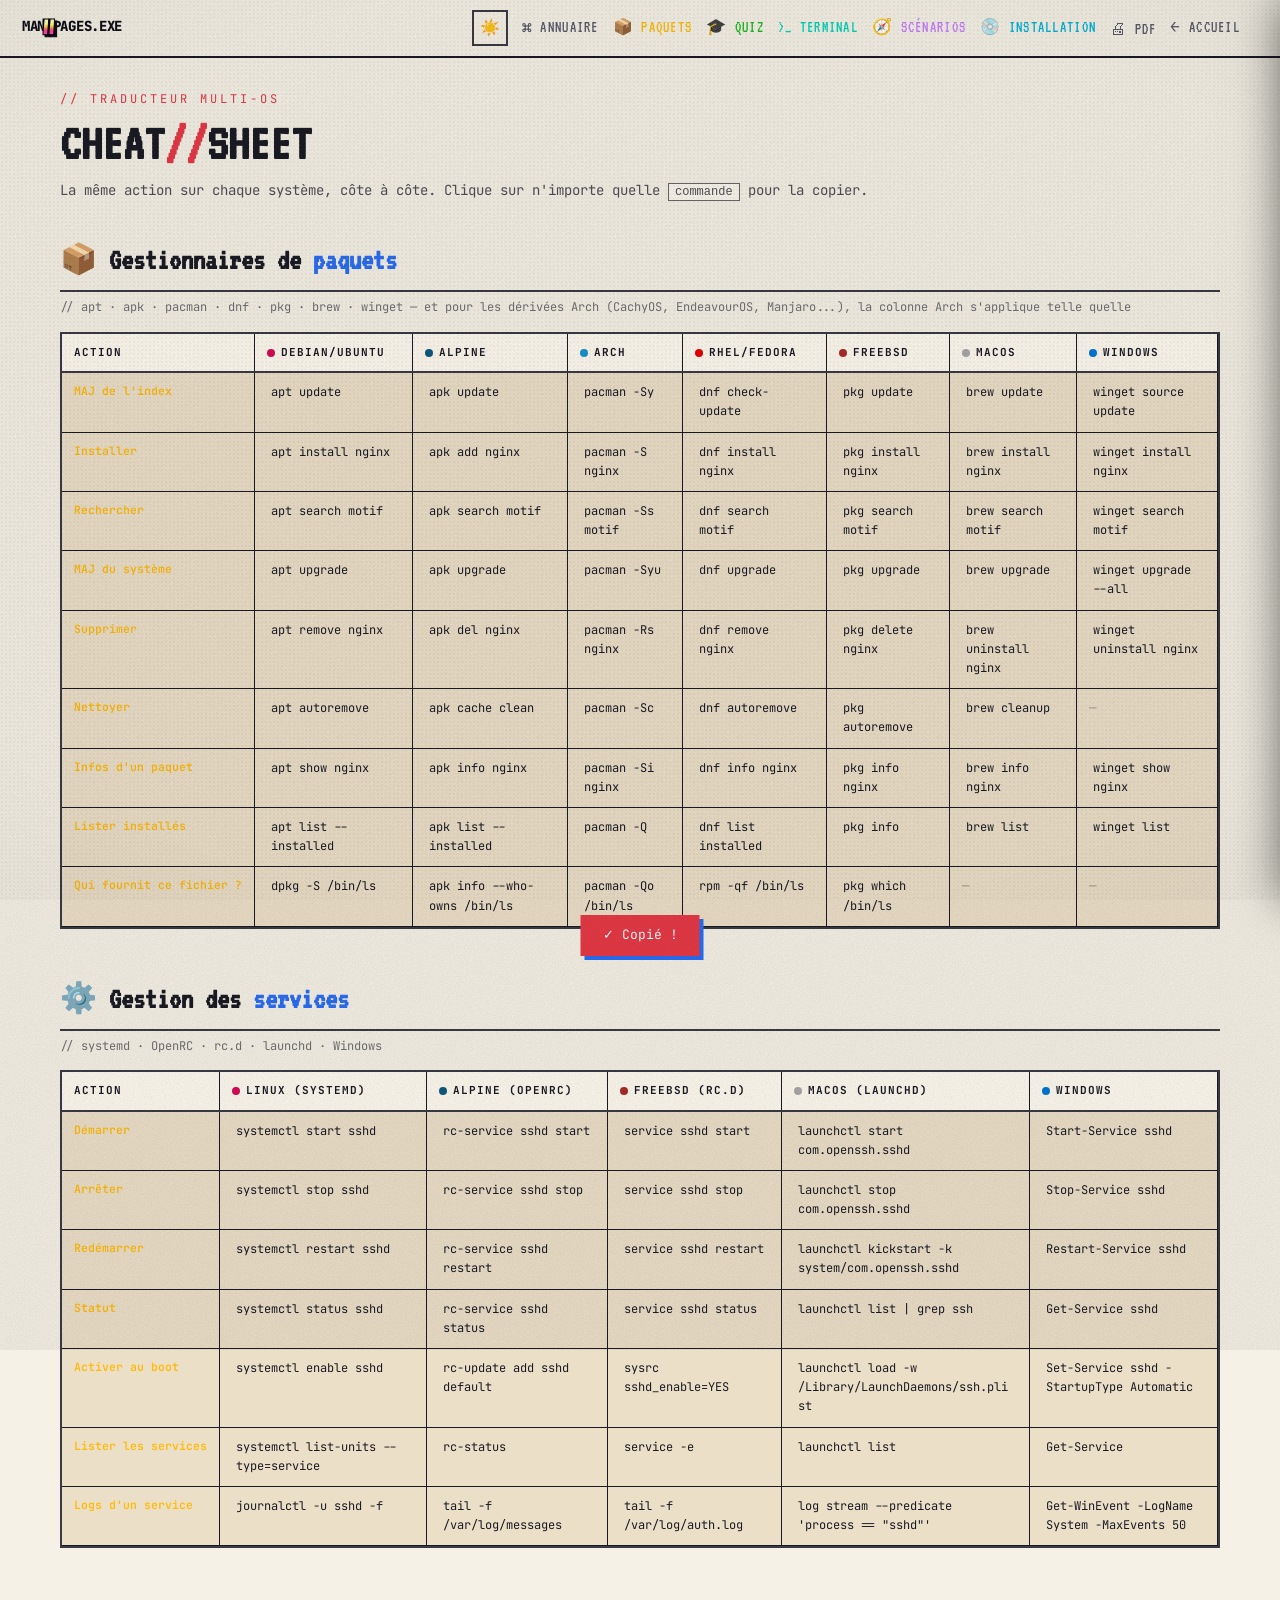
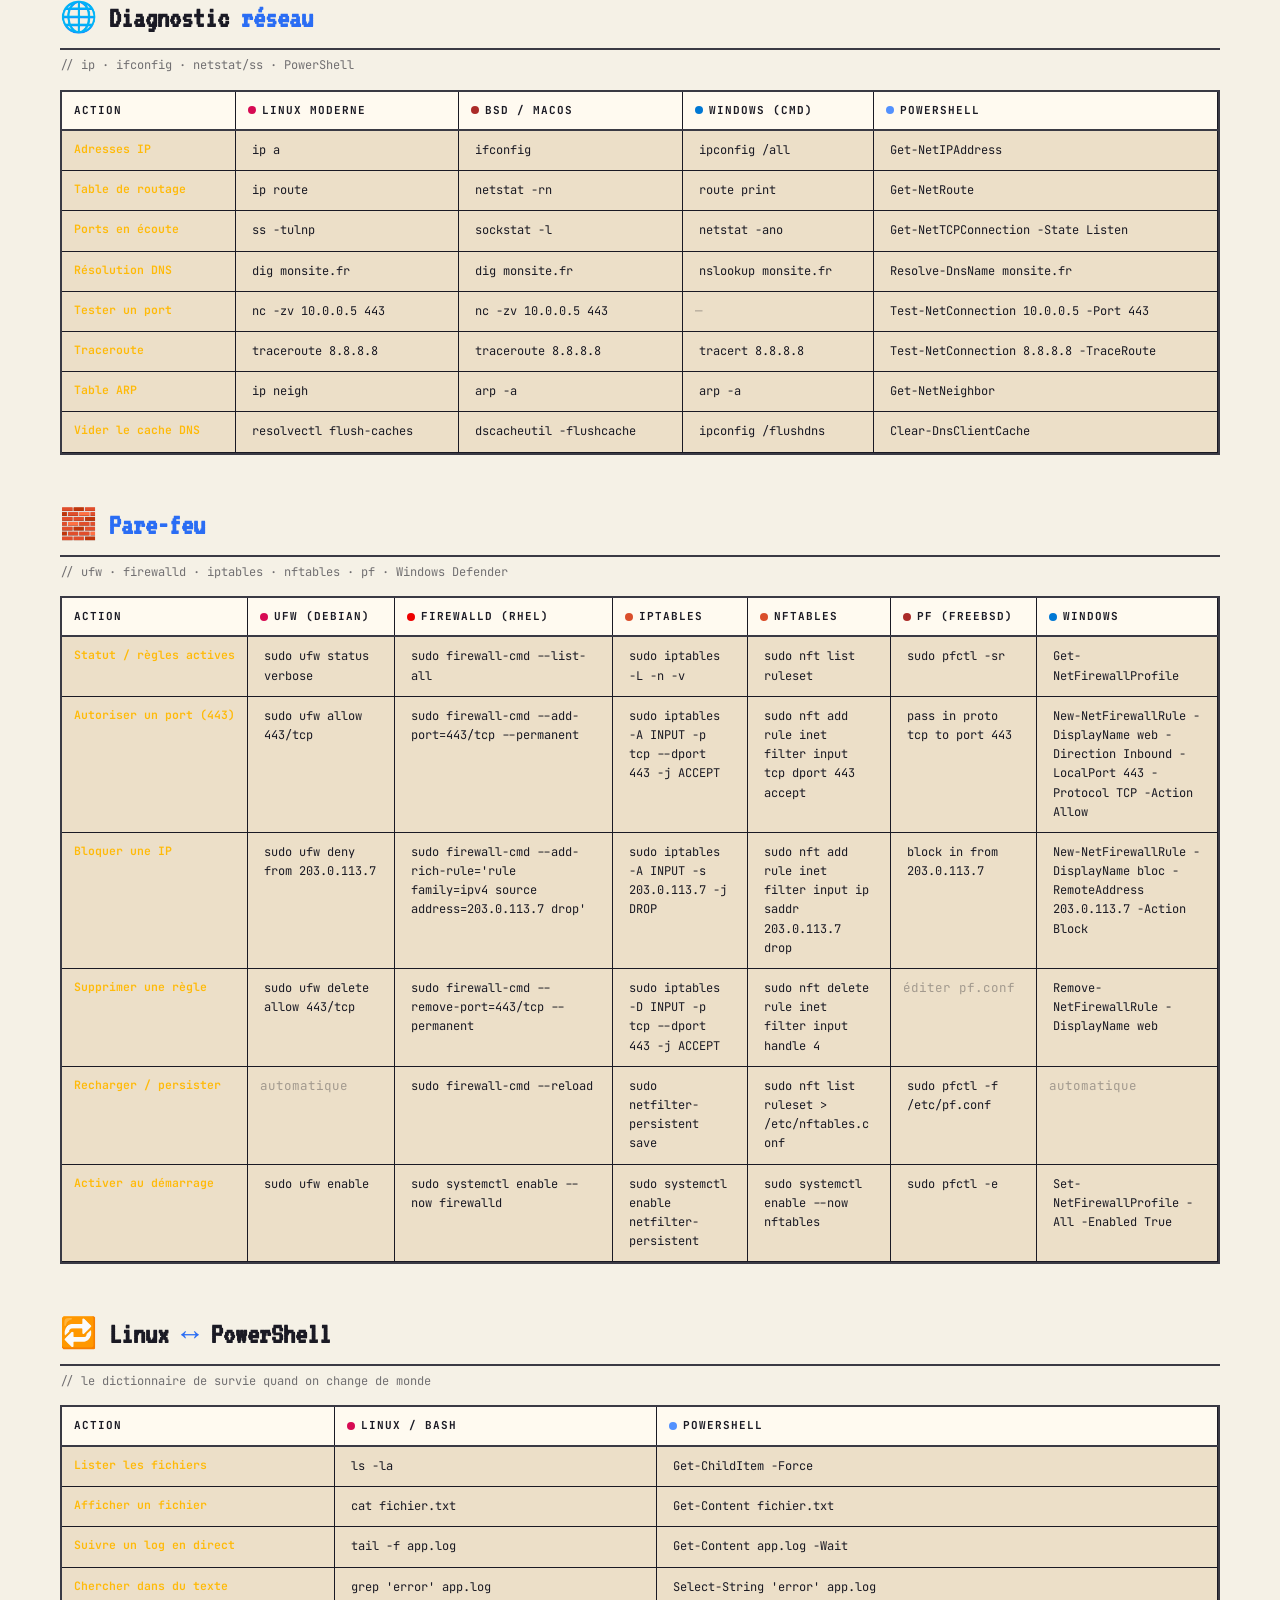
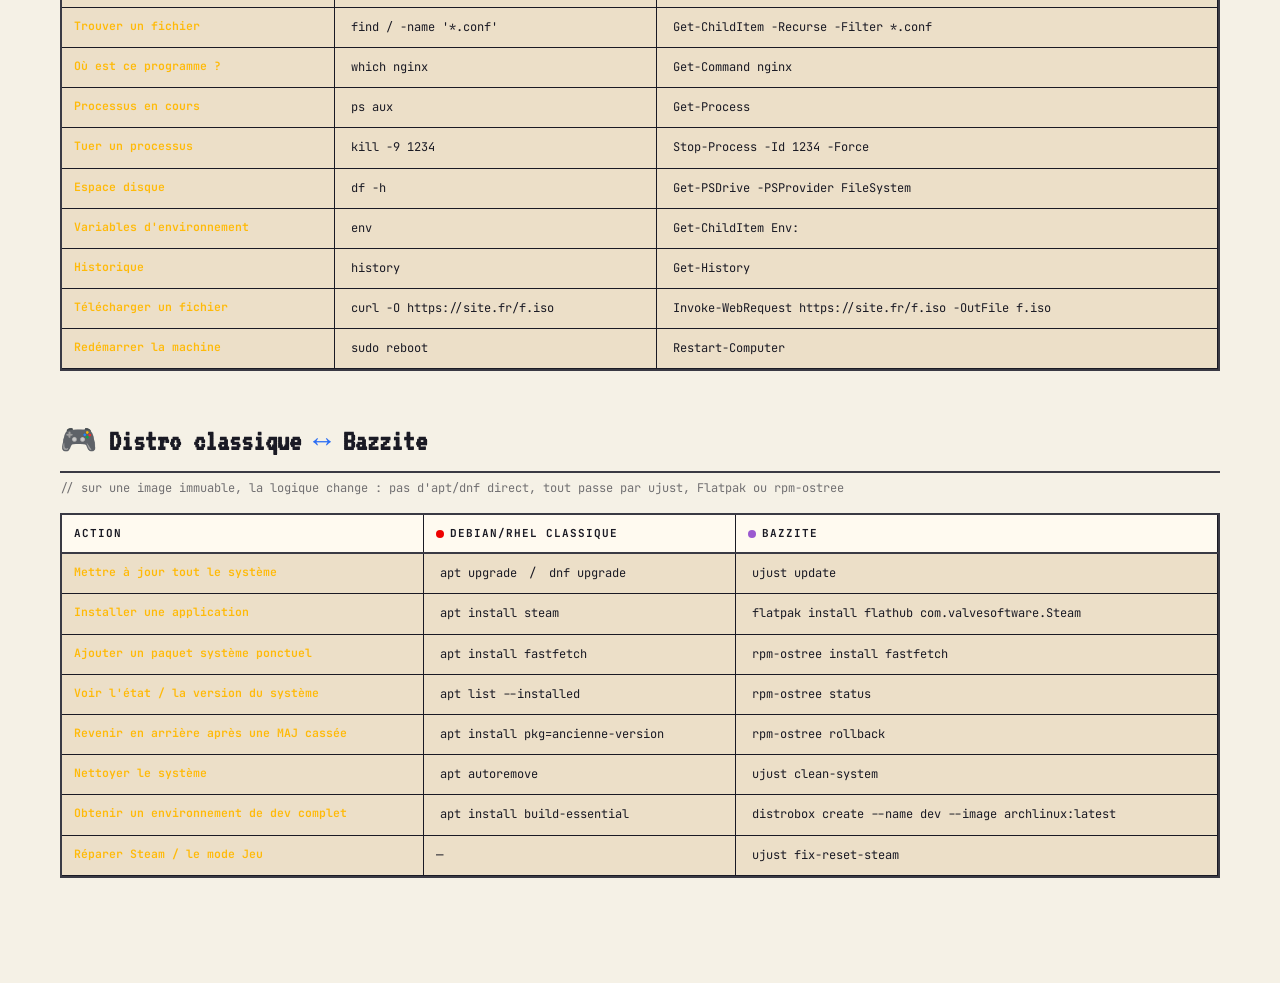
<file: cheatsheet.html>
<!DOCTYPE html>
<html lang="fr" data-theme="dark">
<head>
  <meta charset="UTF-8"/>
  <meta name="viewport" content="width=device-width, initial-scale=1.0, viewport-fit=cover"/>
  <title>MANPAGES.EXE — Cheatsheet</title>
  <link rel="preconnect" href="https://fonts.googleapis.com"/>
  <link rel="preconnect" href="https://fonts.gstatic.com" crossorigin/>
  <link href="https://fonts.googleapis.com/css2?family=JetBrains+Mono:wght@400;600;700;800&family=VT323&family=Honk&family=Noto+Sans+JP:wght@500;700&family=Inter:wght@400;500;600&display=swap" rel="stylesheet"/>
  <link rel="stylesheet" href="css/commands.css"/>
  <link rel="stylesheet" href="css/mobile-nav.css"/>
  <link rel="manifest" href="manifest.json"/>
  <link rel="icon" href="icons/favicon-32.png"/>
  <link rel="apple-touch-icon" href="icons/apple-touch-icon.png"/>
  <meta name="theme-color" content="#0f0820"/>
  <script>/* Thème : préférence sauvegardée, sinon réglage système */(function(){var t=localStorage.getItem('mpx-theme');if(!t)t=window.matchMedia&&matchMedia('(prefers-color-scheme: light)').matches?'light':'dark';document.documentElement.setAttribute('data-theme',t);})();</script>
  <style>
    .cs-wrap {
      max-width: 1200px;
      margin: 0 auto;
      padding: 90px 20px 60px;
    }
    .cs-eye {
      font-family: 'JetBrains Mono', monospace;
      color: var(--accent);
      font-size: 12px;
      letter-spacing: 3px;
      margin-bottom: 8px;
    }
    .cs-title {
      font-family: 'VT323', monospace;
      font-size: clamp(34px, 6vw, 52px);
      line-height: 1;
      margin: 0 0 10px;
      color: var(--text);
    }
    .cs-title span { color: var(--accent); }
    .cs-sub { color: var(--text); opacity: 0.75; margin-bottom: 34px; font-size: 14px; }
    .cs-sub code {
      background: var(--bg3);
      border: 1px solid var(--border2);
      padding: 1px 6px;
      font-size: 12px;
    }

    .cs-section { margin-bottom: 46px; }
    .cs-h {
      font-family: 'VT323', monospace;
      font-size: 30px;
      color: var(--text);
      margin: 0 0 4px;
      border-bottom: 2px solid var(--border2);
      padding-bottom: 6px;
    }
    .cs-h span { color: var(--accent-2); }
    .cs-note {
      font-size: 12px;
      color: var(--text);
      opacity: 0.6;
      margin: 6px 0 14px;
      font-family: 'JetBrains Mono', monospace;
    }

    .cs-scroll { overflow-x: auto; border: 2px solid var(--border2); }
    table.cs {
      border-collapse: collapse;
      width: 100%;
      min-width: 900px;
      background: var(--bg2);
      font-size: 12.5px;
    }
    table.cs th {
      font-family: 'JetBrains Mono', monospace;
      font-size: 11px;
      letter-spacing: 1px;
      text-transform: uppercase;
      padding: 10px 12px;
      text-align: left;
      background: var(--bg3);
      border-bottom: 2px solid var(--border2);
      border-right: 1px solid var(--border);
      white-space: nowrap;
      position: sticky;
      top: 0;
    }
    table.cs th .dot {
      display: inline-block;
      width: 8px; height: 8px;
      border-radius: 50%;
      margin-right: 6px;
      vertical-align: middle;
    }
    table.cs td {
      padding: 9px 12px;
      border-bottom: 1px solid var(--border);
      border-right: 1px solid var(--border);
      vertical-align: top;
      color: var(--text);
    }
    table.cs tr:hover td { background: color-mix(in srgb, var(--bg3) 60%, transparent); }
    table.cs td.action {
      font-weight: 600;
      white-space: nowrap;
      color: var(--accent-3);
      font-family: 'JetBrains Mono', monospace;
      font-size: 11.5px;
    }
    table.cs code {
      font-family: 'JetBrains Mono', monospace;
      font-size: 12px;
      cursor: copy;
      display: inline-block;
      padding: 1px 4px;
      border-radius: 2px;
      transition: background 0.15s;
      word-break: break-word;
    }
    table.cs code:hover { background: var(--accent-glow); color: var(--accent); }
    table.cs code.flash { background: #2ecc71; color: #08210f; }
    table.cs .na { opacity: 0.35; }

    .cs-toast {
      position: fixed;
      bottom: 24px; left: 50%;
      transform: translateX(-50%) translateY(80px);
      background: var(--accent);
      color: #fff;
      font-family: 'JetBrains Mono', monospace;
      font-size: 13px;
      padding: 10px 22px;
      box-shadow: 4px 4px 0 var(--accent-2);
      transition: transform 0.25s;
      z-index: 200;
    }
    .cs-toast.show { transform: translateX(-50%) translateY(0); }

    @media (max-width: 640px) { .cs-wrap { padding-top: 80px; } }

    /* ── IMPRESSION / EXPORT PDF ─────────────────────────── */
    @page { size: A4 landscape; margin: 10mm; }
    @media print {
      nav.nav, .cs-toast, canvas { display: none !important; }
      body { background: #fff !important; }
      .cs-wrap { padding: 0; max-width: none; }
      .cs-eye { color: #555 !important; }
      .cs-title, .cs-title span, .cs-sub, .cs-h, .cs-h span,
      .cs-note, table.cs td { color: #000 !important; text-shadow: none !important; }
      .cs-sub code { background: none; border-color: #bbb; }
      .cs-section { margin-bottom: 20px; }
      .cs-h { border-bottom-color: #000; break-after: avoid; }
      .cs-scroll { overflow: visible; border: 1px solid #888; }
      table.cs { min-width: 0; width: 100%; background: #fff !important; font-size: 8.5px; }
      table.cs th {
        position: static;
        background: #eee !important;
        color: #000 !important;
        border-color: #888;
        font-size: 8px;
        padding: 4px 6px;
      }
      table.cs td { border-color: #ccc; padding: 3px 6px; }
      table.cs td.action { color: #000 !important; font-size: 8px; }
      table.cs code { font-size: 8.5px; padding: 0; }
      table.cs tr { break-inside: avoid; }
    }
  </style>
</head>
<body>

  <nav class="nav">
    <a href="index.html" class="nav-logo">MAN<span>//</span>PAGES.EXE</a>
    <div class="nav-right" style="margin-left:auto">
      <button class="theme-toggle" id="themeToggle" title="Changer le thème" aria-label="Changer le thème">
        <svg class="icon-moon" viewBox="0 0 24 24" fill="none" stroke="currentColor" stroke-width="2"><path d="M21 12.79A9 9 0 1111.21 3 7 7 0 0021 12.79z"/></svg>
        <svg class="icon-sun" viewBox="0 0 24 24" fill="none" stroke="currentColor" stroke-width="2"><circle cx="12" cy="12" r="5"/><line x1="12" y1="1" x2="12" y2="3"/><line x1="12" y1="21" x2="12" y2="23"/><line x1="4.22" y1="4.22" x2="5.64" y2="5.64"/><line x1="18.36" y1="18.36" x2="19.78" y2="19.78"/><line x1="1" y1="12" x2="3" y2="12"/><line x1="21" y1="12" x2="23" y2="12"/><line x1="4.22" y1="19.78" x2="5.64" y2="18.36"/><line x1="18.36" y1="5.64" x2="19.78" y2="4.22"/></svg>
      </button>
      <a href="commands.html" class="nav-back">⌘ Annuaire</a>
      <a href="packages.html" class="nav-back" style="border-color:var(--accent-3);color:var(--accent-3)">📦 Paquets</a>
      <a href="quiz.html" class="nav-back" style="border-color:#1BB91F;color:#1BB91F">🎓 Quiz</a>
      <a href="terminal.html" class="nav-back" style="border-color:#00d3b8;color:#00d3b8">&gt;_ Terminal</a>
      <a href="scenarios.html" class="nav-back" style="border-color:#c77dff;color:#c77dff">🧭 Scénarios</a>
      <a href="installation.html" class="nav-back" style="border-color:#00b4d8;color:#00b4d8">💿 Installation</a>
      <button class="nav-back" id="printBtn" title="Imprimer ou exporter en PDF" style="background:none;border:none;cursor:pointer">🖨 PDF</button>
      <a href="index.html" class="nav-back">← Accueil</a>
    </div>
  </nav>

  <div class="cs-wrap">
    <div class="cs-eye">// TRADUCTEUR MULTI-OS</div>
    <h1 class="cs-title">CHEAT<span>//</span>SHEET</h1>
    <p class="cs-sub">La même action sur chaque système, côte à côte. Clique sur n'importe quelle <code>commande</code> pour la copier.</p>

    <!-- ═══ PAQUETS ═══ -->
    <section class="cs-section">
      <h2 class="cs-h">📦 Gestionnaires de <span>paquets</span></h2>
      <p class="cs-note">// apt · apk · pacman · dnf · pkg · brew · winget — et pour les dérivées Arch (CachyOS, EndeavourOS, Manjaro...), la colonne Arch s'applique telle quelle</p>
      <div class="cs-scroll">
        <table class="cs">
          <thead>
            <tr>
              <th>Action</th>
              <th><span class="dot" style="background:#D70A53"></span>Debian/Ubuntu</th>
              <th><span class="dot" style="background:#0D597F"></span>Alpine</th>
              <th><span class="dot" style="background:#1793D1"></span>Arch</th>
              <th><span class="dot" style="background:#EE0000"></span>RHEL/Fedora</th>
              <th><span class="dot" style="background:#AB2B28"></span>FreeBSD</th>
              <th><span class="dot" style="background:#A8A8A8"></span>macOS</th>
              <th><span class="dot" style="background:#0078D4"></span>Windows</th>
            </tr>
          </thead>
          <tbody>
            <tr>
              <td class="action">MAJ de l'index</td>
              <td><code>apt update</code></td>
              <td><code>apk update</code></td>
              <td><code>pacman -Sy</code></td>
              <td><code>dnf check-update</code></td>
              <td><code>pkg update</code></td>
              <td><code>brew update</code></td>
              <td><code>winget source update</code></td>
            </tr>
            <tr>
              <td class="action">Installer</td>
              <td><code>apt install nginx</code></td>
              <td><code>apk add nginx</code></td>
              <td><code>pacman -S nginx</code></td>
              <td><code>dnf install nginx</code></td>
              <td><code>pkg install nginx</code></td>
              <td><code>brew install nginx</code></td>
              <td><code>winget install nginx</code></td>
            </tr>
            <tr>
              <td class="action">Rechercher</td>
              <td><code>apt search motif</code></td>
              <td><code>apk search motif</code></td>
              <td><code>pacman -Ss motif</code></td>
              <td><code>dnf search motif</code></td>
              <td><code>pkg search motif</code></td>
              <td><code>brew search motif</code></td>
              <td><code>winget search motif</code></td>
            </tr>
            <tr>
              <td class="action">MAJ du système</td>
              <td><code>apt upgrade</code></td>
              <td><code>apk upgrade</code></td>
              <td><code>pacman -Syu</code></td>
              <td><code>dnf upgrade</code></td>
              <td><code>pkg upgrade</code></td>
              <td><code>brew upgrade</code></td>
              <td><code>winget upgrade --all</code></td>
            </tr>
            <tr>
              <td class="action">Supprimer</td>
              <td><code>apt remove nginx</code></td>
              <td><code>apk del nginx</code></td>
              <td><code>pacman -Rs nginx</code></td>
              <td><code>dnf remove nginx</code></td>
              <td><code>pkg delete nginx</code></td>
              <td><code>brew uninstall nginx</code></td>
              <td><code>winget uninstall nginx</code></td>
            </tr>
            <tr>
              <td class="action">Nettoyer</td>
              <td><code>apt autoremove</code></td>
              <td><code>apk cache clean</code></td>
              <td><code>pacman -Sc</code></td>
              <td><code>dnf autoremove</code></td>
              <td><code>pkg autoremove</code></td>
              <td><code>brew cleanup</code></td>
              <td class="na">—</td>
            </tr>
            <tr>
              <td class="action">Infos d'un paquet</td>
              <td><code>apt show nginx</code></td>
              <td><code>apk info nginx</code></td>
              <td><code>pacman -Si nginx</code></td>
              <td><code>dnf info nginx</code></td>
              <td><code>pkg info nginx</code></td>
              <td><code>brew info nginx</code></td>
              <td><code>winget show nginx</code></td>
            </tr>
            <tr>
              <td class="action">Lister installés</td>
              <td><code>apt list --installed</code></td>
              <td><code>apk list --installed</code></td>
              <td><code>pacman -Q</code></td>
              <td><code>dnf list installed</code></td>
              <td><code>pkg info</code></td>
              <td><code>brew list</code></td>
              <td><code>winget list</code></td>
            </tr>
            <tr>
              <td class="action">Qui fournit ce fichier ?</td>
              <td><code>dpkg -S /bin/ls</code></td>
              <td><code>apk info --who-owns /bin/ls</code></td>
              <td><code>pacman -Qo /bin/ls</code></td>
              <td><code>rpm -qf /bin/ls</code></td>
              <td><code>pkg which /bin/ls</code></td>
              <td class="na">—</td>
              <td class="na">—</td>
            </tr>
          </tbody>
        </table>
      </div>
    </section>

    <!-- ═══ SERVICES ═══ -->
    <section class="cs-section">
      <h2 class="cs-h">⚙️ Gestion des <span>services</span></h2>
      <p class="cs-note">// systemd · OpenRC · rc.d · launchd · Windows</p>
      <div class="cs-scroll">
        <table class="cs">
          <thead>
            <tr>
              <th>Action</th>
              <th><span class="dot" style="background:#D70A53"></span>Linux (systemd)</th>
              <th><span class="dot" style="background:#0D597F"></span>Alpine (OpenRC)</th>
              <th><span class="dot" style="background:#AB2B28"></span>FreeBSD (rc.d)</th>
              <th><span class="dot" style="background:#A8A8A8"></span>macOS (launchd)</th>
              <th><span class="dot" style="background:#0078D4"></span>Windows</th>
            </tr>
          </thead>
          <tbody>
            <tr>
              <td class="action">Démarrer</td>
              <td><code>systemctl start sshd</code></td>
              <td><code>rc-service sshd start</code></td>
              <td><code>service sshd start</code></td>
              <td><code>launchctl start com.openssh.sshd</code></td>
              <td><code>Start-Service sshd</code></td>
            </tr>
            <tr>
              <td class="action">Arrêter</td>
              <td><code>systemctl stop sshd</code></td>
              <td><code>rc-service sshd stop</code></td>
              <td><code>service sshd stop</code></td>
              <td><code>launchctl stop com.openssh.sshd</code></td>
              <td><code>Stop-Service sshd</code></td>
            </tr>
            <tr>
              <td class="action">Redémarrer</td>
              <td><code>systemctl restart sshd</code></td>
              <td><code>rc-service sshd restart</code></td>
              <td><code>service sshd restart</code></td>
              <td><code>launchctl kickstart -k system/com.openssh.sshd</code></td>
              <td><code>Restart-Service sshd</code></td>
            </tr>
            <tr>
              <td class="action">Statut</td>
              <td><code>systemctl status sshd</code></td>
              <td><code>rc-service sshd status</code></td>
              <td><code>service sshd status</code></td>
              <td><code>launchctl list | grep ssh</code></td>
              <td><code>Get-Service sshd</code></td>
            </tr>
            <tr>
              <td class="action">Activer au boot</td>
              <td><code>systemctl enable sshd</code></td>
              <td><code>rc-update add sshd default</code></td>
              <td><code>sysrc sshd_enable=YES</code></td>
              <td><code>launchctl load -w /Library/LaunchDaemons/ssh.plist</code></td>
              <td><code>Set-Service sshd -StartupType Automatic</code></td>
            </tr>
            <tr>
              <td class="action">Lister les services</td>
              <td><code>systemctl list-units --type=service</code></td>
              <td><code>rc-status</code></td>
              <td><code>service -e</code></td>
              <td><code>launchctl list</code></td>
              <td><code>Get-Service</code></td>
            </tr>
            <tr>
              <td class="action">Logs d'un service</td>
              <td><code>journalctl -u sshd -f</code></td>
              <td><code>tail -f /var/log/messages</code></td>
              <td><code>tail -f /var/log/auth.log</code></td>
              <td><code>log stream --predicate 'process == "sshd"'</code></td>
              <td><code>Get-WinEvent -LogName System -MaxEvents 50</code></td>
            </tr>
          </tbody>
        </table>
      </div>
    </section>

    <!-- ═══ RÉSEAU ═══ -->
    <section class="cs-section">
      <h2 class="cs-h">🌐 Diagnostic <span>réseau</span></h2>
      <p class="cs-note">// ip · ifconfig · netstat/ss · PowerShell</p>
      <div class="cs-scroll">
        <table class="cs">
          <thead>
            <tr>
              <th>Action</th>
              <th><span class="dot" style="background:#D70A53"></span>Linux moderne</th>
              <th><span class="dot" style="background:#AB2B28"></span>BSD / macOS</th>
              <th><span class="dot" style="background:#0078D4"></span>Windows (cmd)</th>
              <th><span class="dot" style="background:#5391FE"></span>PowerShell</th>
            </tr>
          </thead>
          <tbody>
            <tr>
              <td class="action">Adresses IP</td>
              <td><code>ip a</code></td>
              <td><code>ifconfig</code></td>
              <td><code>ipconfig /all</code></td>
              <td><code>Get-NetIPAddress</code></td>
            </tr>
            <tr>
              <td class="action">Table de routage</td>
              <td><code>ip route</code></td>
              <td><code>netstat -rn</code></td>
              <td><code>route print</code></td>
              <td><code>Get-NetRoute</code></td>
            </tr>
            <tr>
              <td class="action">Ports en écoute</td>
              <td><code>ss -tulnp</code></td>
              <td><code>sockstat -l</code></td>
              <td><code>netstat -ano</code></td>
              <td><code>Get-NetTCPConnection -State Listen</code></td>
            </tr>
            <tr>
              <td class="action">Résolution DNS</td>
              <td><code>dig monsite.fr</code></td>
              <td><code>dig monsite.fr</code></td>
              <td><code>nslookup monsite.fr</code></td>
              <td><code>Resolve-DnsName monsite.fr</code></td>
            </tr>
            <tr>
              <td class="action">Tester un port</td>
              <td><code>nc -zv 10.0.0.5 443</code></td>
              <td><code>nc -zv 10.0.0.5 443</code></td>
              <td class="na">—</td>
              <td><code>Test-NetConnection 10.0.0.5 -Port 443</code></td>
            </tr>
            <tr>
              <td class="action">Traceroute</td>
              <td><code>traceroute 8.8.8.8</code></td>
              <td><code>traceroute 8.8.8.8</code></td>
              <td><code>tracert 8.8.8.8</code></td>
              <td><code>Test-NetConnection 8.8.8.8 -TraceRoute</code></td>
            </tr>
            <tr>
              <td class="action">Table ARP</td>
              <td><code>ip neigh</code></td>
              <td><code>arp -a</code></td>
              <td><code>arp -a</code></td>
              <td><code>Get-NetNeighbor</code></td>
            </tr>
            <tr>
              <td class="action">Vider le cache DNS</td>
              <td><code>resolvectl flush-caches</code></td>
              <td><code>dscacheutil -flushcache</code></td>
              <td><code>ipconfig /flushdns</code></td>
              <td><code>Clear-DnsClientCache</code></td>
            </tr>
          </tbody>
        </table>
      </div>
    </section>

    <!-- ═══ PARE-FEU ═══ -->
    <section class="cs-section">
      <h2 class="cs-h">🧱 <span>Pare-feu</span></h2>
      <p class="cs-note">// ufw · firewalld · iptables · nftables · pf · Windows Defender</p>
      <div class="cs-scroll">
        <table class="cs">
          <thead>
            <tr>
              <th>Action</th>
              <th><span class="dot" style="background:#D70A53"></span>ufw (Debian)</th>
              <th><span class="dot" style="background:#EE0000"></span>firewalld (RHEL)</th>
              <th><span class="dot" style="background:#DA4E2B"></span>iptables</th>
              <th><span class="dot" style="background:#DA4E2B"></span>nftables</th>
              <th><span class="dot" style="background:#AB2B28"></span>pf (FreeBSD)</th>
              <th><span class="dot" style="background:#0078D4"></span>Windows</th>
            </tr>
          </thead>
          <tbody>
            <tr>
              <td class="action">Statut / règles actives</td>
              <td><code>sudo ufw status verbose</code></td>
              <td><code>sudo firewall-cmd --list-all</code></td>
              <td><code>sudo iptables -L -n -v</code></td>
              <td><code>sudo nft list ruleset</code></td>
              <td><code>sudo pfctl -sr</code></td>
              <td><code>Get-NetFirewallProfile</code></td>
            </tr>
            <tr>
              <td class="action">Autoriser un port (443)</td>
              <td><code>sudo ufw allow 443/tcp</code></td>
              <td><code>sudo firewall-cmd --add-port=443/tcp --permanent</code></td>
              <td><code>sudo iptables -A INPUT -p tcp --dport 443 -j ACCEPT</code></td>
              <td><code>sudo nft add rule inet filter input tcp dport 443 accept</code></td>
              <td><code>pass in proto tcp to port 443</code></td>
              <td><code>New-NetFirewallRule -DisplayName web -Direction Inbound -LocalPort 443 -Protocol TCP -Action Allow</code></td>
            </tr>
            <tr>
              <td class="action">Bloquer une IP</td>
              <td><code>sudo ufw deny from 203.0.113.7</code></td>
              <td><code>sudo firewall-cmd --add-rich-rule='rule family=ipv4 source address=203.0.113.7 drop'</code></td>
              <td><code>sudo iptables -A INPUT -s 203.0.113.7 -j DROP</code></td>
              <td><code>sudo nft add rule inet filter input ip saddr 203.0.113.7 drop</code></td>
              <td><code>block in from 203.0.113.7</code></td>
              <td><code>New-NetFirewallRule -DisplayName bloc -RemoteAddress 203.0.113.7 -Action Block</code></td>
            </tr>
            <tr>
              <td class="action">Supprimer une règle</td>
              <td><code>sudo ufw delete allow 443/tcp</code></td>
              <td><code>sudo firewall-cmd --remove-port=443/tcp --permanent</code></td>
              <td><code>sudo iptables -D INPUT -p tcp --dport 443 -j ACCEPT</code></td>
              <td><code>sudo nft delete rule inet filter input handle 4</code></td>
              <td class="na">éditer pf.conf</td>
              <td><code>Remove-NetFirewallRule -DisplayName web</code></td>
            </tr>
            <tr>
              <td class="action">Recharger / persister</td>
              <td class="na">automatique</td>
              <td><code>sudo firewall-cmd --reload</code></td>
              <td><code>sudo netfilter-persistent save</code></td>
              <td><code>sudo nft list ruleset &gt; /etc/nftables.conf</code></td>
              <td><code>sudo pfctl -f /etc/pf.conf</code></td>
              <td class="na">automatique</td>
            </tr>
            <tr>
              <td class="action">Activer au démarrage</td>
              <td><code>sudo ufw enable</code></td>
              <td><code>sudo systemctl enable --now firewalld</code></td>
              <td><code>sudo systemctl enable netfilter-persistent</code></td>
              <td><code>sudo systemctl enable --now nftables</code></td>
              <td><code>sudo pfctl -e</code></td>
              <td><code>Set-NetFirewallProfile -All -Enabled True</code></td>
            </tr>
          </tbody>
        </table>
      </div>
    </section>

    <!-- ═══ LINUX ↔ WINDOWS ═══ -->
    <section class="cs-section">
      <h2 class="cs-h">🔁 Linux <span>↔</span> PowerShell</h2>
      <p class="cs-note">// le dictionnaire de survie quand on change de monde</p>
      <div class="cs-scroll">
        <table class="cs" style="min-width:680px">
          <thead>
            <tr>
              <th>Action</th>
              <th><span class="dot" style="background:#D70A53"></span>Linux / bash</th>
              <th><span class="dot" style="background:#5391FE"></span>PowerShell</th>
            </tr>
          </thead>
          <tbody>
            <tr><td class="action">Lister les fichiers</td><td><code>ls -la</code></td><td><code>Get-ChildItem -Force</code></td></tr>
            <tr><td class="action">Afficher un fichier</td><td><code>cat fichier.txt</code></td><td><code>Get-Content fichier.txt</code></td></tr>
            <tr><td class="action">Suivre un log en direct</td><td><code>tail -f app.log</code></td><td><code>Get-Content app.log -Wait</code></td></tr>
            <tr><td class="action">Chercher dans du texte</td><td><code>grep 'error' app.log</code></td><td><code>Select-String 'error' app.log</code></td></tr>
            <tr><td class="action">Trouver un fichier</td><td><code>find / -name '*.conf'</code></td><td><code>Get-ChildItem -Recurse -Filter *.conf</code></td></tr>
            <tr><td class="action">Où est ce programme ?</td><td><code>which nginx</code></td><td><code>Get-Command nginx</code></td></tr>
            <tr><td class="action">Processus en cours</td><td><code>ps aux</code></td><td><code>Get-Process</code></td></tr>
            <tr><td class="action">Tuer un processus</td><td><code>kill -9 1234</code></td><td><code>Stop-Process -Id 1234 -Force</code></td></tr>
            <tr><td class="action">Espace disque</td><td><code>df -h</code></td><td><code>Get-PSDrive -PSProvider FileSystem</code></td></tr>
            <tr><td class="action">Variables d'environnement</td><td><code>env</code></td><td><code>Get-ChildItem Env:</code></td></tr>
            <tr><td class="action">Historique</td><td><code>history</code></td><td><code>Get-History</code></td></tr>
            <tr><td class="action">Télécharger un fichier</td><td><code>curl -O https://site.fr/f.iso</code></td><td><code>Invoke-WebRequest https://site.fr/f.iso -OutFile f.iso</code></td></tr>
            <tr><td class="action">Redémarrer la machine</td><td><code>sudo reboot</code></td><td><code>Restart-Computer</code></td></tr>
          </tbody>
        </table>
      </div>
    </section>

    <!-- ═══ BAZZITE ═══ -->
    <section class="cs-section">
      <h2 class="cs-h">🎮 Distro classique <span>↔</span> Bazzite</h2>
      <p class="cs-note">// sur une image immuable, la logique change : pas d'apt/dnf direct, tout passe par ujust, Flatpak ou rpm-ostree</p>
      <div class="cs-scroll">
        <table class="cs" style="min-width:680px">
          <thead>
            <tr>
              <th>Action</th>
              <th><span class="dot" style="background:#EE0000"></span>Debian/RHEL classique</th>
              <th><span class="dot" style="background:#9B59D0"></span>Bazzite</th>
            </tr>
          </thead>
          <tbody>
            <tr><td class="action">Mettre à jour tout le système</td><td><code>apt upgrade</code> / <code>dnf upgrade</code></td><td><code>ujust update</code></td></tr>
            <tr><td class="action">Installer une application</td><td><code>apt install steam</code></td><td><code>flatpak install flathub com.valvesoftware.Steam</code></td></tr>
            <tr><td class="action">Ajouter un paquet système ponctuel</td><td><code>apt install fastfetch</code></td><td><code>rpm-ostree install fastfetch</code></td></tr>
            <tr><td class="action">Voir l'état / la version du système</td><td><code>apt list --installed</code></td><td><code>rpm-ostree status</code></td></tr>
            <tr><td class="action">Revenir en arrière après une MAJ cassée</td><td><code>apt install pkg=ancienne-version</code></td><td><code>rpm-ostree rollback</code></td></tr>
            <tr><td class="action">Nettoyer le système</td><td><code>apt autoremove</code></td><td><code>ujust clean-system</code></td></tr>
            <tr><td class="action">Obtenir un environnement de dev complet</td><td><code>apt install build-essential</code></td><td><code>distrobox create --name dev --image archlinux:latest</code></td></tr>
            <tr><td class="action">Réparer Steam / le mode Jeu</td><td>—</td><td><code>ujust fix-reset-steam</code></td></tr>
          </tbody>
        </table>
      </div>
    </section>

  </div>

  <div class="cs-toast" id="csToast">✓ Copié !</div>

  <script>
    // Copie au clic sur n'importe quelle commande du tableau
    (function() {
      var toast = document.getElementById('csToast');
      var timer = null;
      document.addEventListener('click', function(e) {
        var code = e.target.closest('table.cs code');
        if (!code) return;
        navigator.clipboard.writeText(code.textContent).then(function() {
          code.classList.add('flash');
          toast.textContent = '✓ Copié : ' + code.textContent;
          toast.classList.add('show');
          clearTimeout(timer);
          timer = setTimeout(function() {
            toast.classList.remove('show');
            code.classList.remove('flash');
          }, 1500);
        });
      });

      // Impression / export PDF
      var printBtn = document.getElementById('printBtn');
      if (printBtn) printBtn.addEventListener('click', function() { window.print(); });

      // Thème : géré par theme.js (partagé par toutes les pages)

      if ('serviceWorker' in navigator) {
        window.addEventListener('load', function() {
          navigator.serviceWorker.register('sw.js').catch(function() {});
        });
      }
    })();
  </script>
  <script src="js/theme.js"></script>
  <script src="js/arcade-fun.js"></script>
  <script src="js/mobile-nav.js"></script>
</body>
</html>
</file>
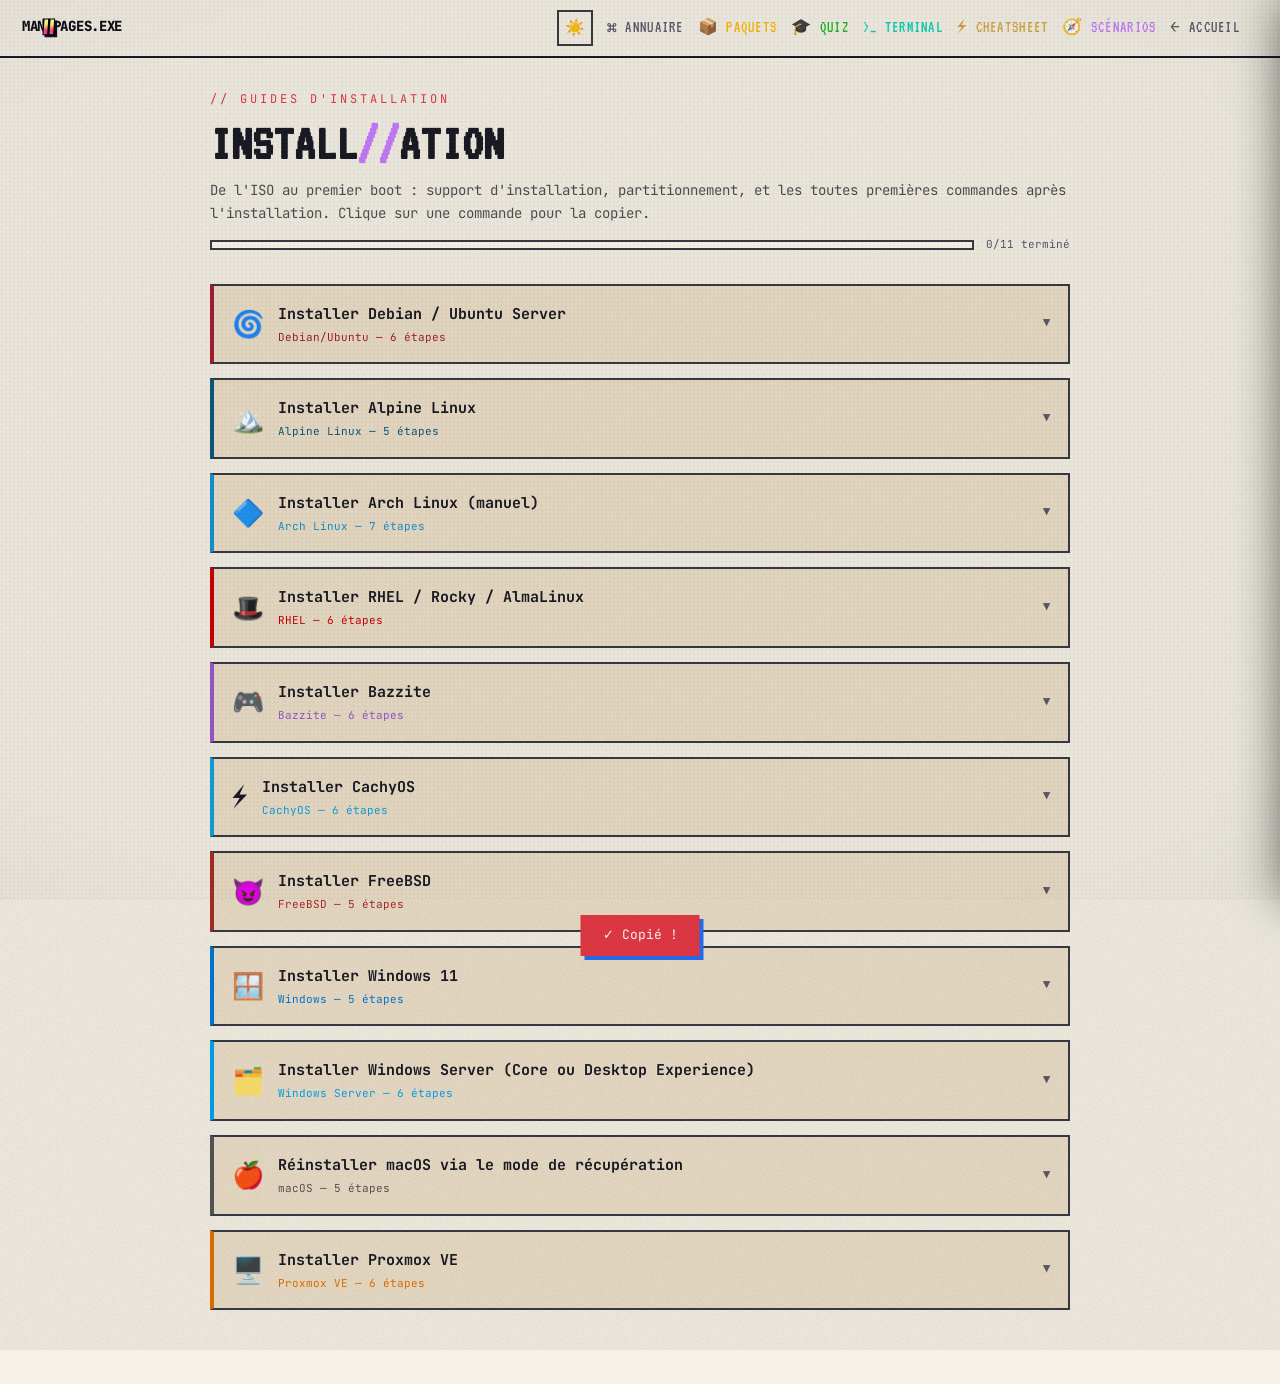
<file: installation.html>
<!DOCTYPE html>
<html lang="fr" data-theme="dark">
<head>
  <meta charset="UTF-8"/>
  <meta name="viewport" content="width=device-width, initial-scale=1.0, viewport-fit=cover"/>
  <title>MANPAGES.EXE — Installation</title>
  <link rel="preconnect" href="https://fonts.googleapis.com"/>
  <link rel="preconnect" href="https://fonts.gstatic.com" crossorigin/>
  <link href="https://fonts.googleapis.com/css2?family=JetBrains+Mono:wght@400;600;700;800&family=VT323&family=Honk&family=Noto+Sans+JP:wght@500;700&family=Inter:wght@400;500;600&display=swap" rel="stylesheet"/>
  <link rel="stylesheet" href="css/commands.css"/>
  <link rel="stylesheet" href="css/mobile-nav.css"/>
  <link rel="manifest" href="manifest.json"/>
  <link rel="icon" href="icons/favicon-32.png"/>
  <link rel="apple-touch-icon" href="icons/apple-touch-icon.png"/>
  <meta name="theme-color" content="#0f0820"/>
  <script>/* Thème : préférence sauvegardée, sinon réglage système */(function(){var t=localStorage.getItem('mpx-theme');if(!t)t=window.matchMedia&&matchMedia('(prefers-color-scheme: light)').matches?'light':'dark';document.documentElement.setAttribute('data-theme',t);})();</script>
  <style>
    .sc-wrap {
      max-width: 900px;
      margin: 0 auto;
      padding: 90px 20px 60px;
    }
    .sc-eye {
      font-family: 'JetBrains Mono', monospace;
      color: var(--accent);
      font-size: 12px;
      letter-spacing: 3px;
      margin-bottom: 8px;
    }
    .sc-title {
      font-family: 'VT323', monospace;
      font-size: clamp(34px, 6vw, 52px);
      line-height: 1;
      margin: 0 0 10px;
      color: var(--text);
    }
    .sc-title span { color: #c77dff; }
    .sc-sub { color: var(--text); opacity: 0.75; margin-bottom: 34px; font-size: 14px; }

    details.sc {
      background: var(--bg2);
      border: 2px solid var(--border2);
      border-left: 4px solid var(--c, var(--accent));
      margin-bottom: 14px;
    }
    details.sc[open] { box-shadow: 6px 6px 0 var(--accent-glow); }
    details.sc summary {
      list-style: none;
      cursor: pointer;
      display: flex;
      align-items: center;
      gap: 14px;
      padding: 16px 18px;
      user-select: none;
    }
    details.sc summary::-webkit-details-marker { display: none; }
    details.sc summary:hover { background: var(--bg3); }
    .sc-ico { font-size: 26px; flex-shrink: 0; }
    .sc-head { flex: 1; min-width: 0; }
    .sc-name {
      font-family: 'JetBrains Mono', monospace;
      font-weight: 700;
      font-size: 15px;
      color: var(--text);
    }
    .sc-meta {
      font-family: 'JetBrains Mono', monospace;
      font-size: 11px;
      color: var(--c, var(--accent));
      margin-top: 3px;
    }
    .sc-arrow {
      color: var(--muted);
      font-size: 12px;
      transition: transform 0.2s;
      flex-shrink: 0;
    }
    details.sc[open] .sc-arrow { transform: rotate(180deg); }

    .sc-body { padding: 4px 18px 20px; border-top: 1px solid var(--border); }
    .sc-intro {
      font-size: 13.5px;
      color: var(--text);
      opacity: 0.85;
      margin: 14px 0 18px;
      line-height: 1.55;
    }
    ol.sc-steps {
      list-style: none;
      counter-reset: step;
      margin: 0;
      padding: 0;
    }
    ol.sc-steps > li {
      counter-increment: step;
      position: relative;
      padding: 0 0 20px 44px;
      border-left: 2px dashed var(--border2);
      margin-left: 14px;
    }
    ol.sc-steps > li:last-child { border-left-color: transparent; padding-bottom: 4px; }
    ol.sc-steps > li::before {
      content: counter(step);
      position: absolute;
      left: -15px; top: -2px;
      width: 28px; height: 28px;
      border-radius: 50%;
      background: var(--bg3);
      border: 2px solid var(--c, var(--accent));
      color: var(--c, var(--accent));
      font-family: 'VT323', monospace;
      font-size: 17px;
      display: flex;
      align-items: center;
      justify-content: center;
    }
    .st-desc {
      font-weight: 600;
      font-size: 13.5px;
      color: var(--text);
      margin-bottom: 8px;
      padding-top: 3px;
    }
    .sc-body code, .sc-body pre {
      display: block;
      font-family: 'JetBrains Mono', monospace;
      font-size: 12.5px;
      background: var(--bg3);
      border: 1px solid var(--border2);
      color: var(--accent-3);
      padding: 8px 12px;
      margin: 0 0 6px;
      cursor: copy;
      overflow-x: auto;
      white-space: pre-wrap;
      word-break: break-word;
      transition: border-color 0.15s;
    }
    .sc-body code:hover, .sc-body pre:hover { border-color: var(--c, var(--accent)); }
    .sc-body code.flash, .sc-body pre.flash { background: #14381c; color: #2ecc71; border-color: #2ecc71; }
    .st-note {
      font-size: 12px;
      color: var(--muted);
      margin: 4px 0 0;
      line-height: 1.5;
    }
    .st-note b { color: var(--accent-2); }
    .sc-trouble {
      margin-top: 18px;
      padding: 14px 16px;
      background: var(--bg);
      border: 1px dashed var(--border2);
      border-left: 3px solid var(--accent);
    }
    .sc-trouble-title {
      font-family: var(--pixel, var(--display));
      font-size: 12px;
      letter-spacing: 0.08em;
      color: var(--accent);
      text-transform: uppercase;
      margin-bottom: 10px;
    }
    .sc-trouble-item { margin-bottom: 10px; }
    .sc-trouble-item:last-child { margin-bottom: 0; }
    .sc-trouble-q {
      font-size: 13px;
      font-weight: 700;
      color: var(--ink, var(--text));
    }
    .sc-trouble-q::before { content: "✗ "; color: var(--accent); }
    .sc-trouble-a {
      font-size: 12.5px;
      color: var(--muted);
      margin: 3px 0 0 16px;
      line-height: 1.5;
    }
    .sc-trouble-a b, .sc-trouble-a code { color: var(--accent-2); }
    .sc-trouble-a code {
      font-family: 'JetBrains Mono', monospace;
      background: var(--bg2);
      padding: 1px 5px;
      border: 1px solid var(--border2);
    }
    .sc-links {
      font-family: 'JetBrains Mono', monospace;
      font-size: 11.5px;
      margin: -8px 0 18px;
    }
    .sc-links a {
      color: var(--c, var(--accent));
      text-decoration: none;
      border-bottom: 1px dashed currentColor;
    }
    .sc-links a:hover { opacity: 0.75; }

    .sc-dl { margin: -10px 0 12px; }
    .sc-dl a {
      display: inline-flex;
      align-items: center;
      gap: 6px;
      font-family: 'JetBrains Mono', monospace;
      font-size: 12px;
      font-weight: 700;
      color: var(--bg);
      background: var(--c, var(--accent));
      padding: 5px 12px;
      text-decoration: none;
      border: 2px solid #000;
      box-shadow: 3px 3px 0 #000;
      transition: transform 0.1s;
    }
    .sc-dl a:hover { transform: translate(-1px,-1px); box-shadow: 4px 4px 0 #000; }

    /* Liens auto-générés vers les fiches de l'annuaire (scenarios-data.js) */
    .sc-cmds {
      font-family: 'JetBrains Mono', monospace;
      font-size: 11px;
      color: var(--muted);
      margin: 16px 0 0;
      padding-top: 12px;
      border-top: 1px dashed var(--border2);
      line-height: 2;
    }
    .sc-cmds a {
      color: var(--accent-2);
      text-decoration: none;
      background: var(--bg3);
      border: 1px solid var(--border2);
      padding: 2px 7px;
      margin: 0 3px 0 0;
      white-space: nowrap;
      display: inline-block;
    }
    .sc-cmds a:hover { border-color: var(--accent-2); }

    /* Suivi de progression : barre + bouton « terminé » */
    .sc-progress {
      display: flex;
      align-items: center;
      gap: 12px;
      margin: -22px 0 30px;
    }
    .sc-progress-bar {
      flex: 1;
      height: 10px;
      background: var(--bg3);
      border: 2px solid var(--border2);
    }
    .sc-progress-fill {
      height: 100%;
      width: 0;
      background: var(--accent);
      box-shadow: 0 0 8px var(--accent-glow);
      transition: width 0.3s;
    }
    .sc-progress-label {
      font-family: 'JetBrains Mono', monospace;
      font-size: 11px;
      color: var(--muted);
      white-space: nowrap;
    }
    .sc-done-btn {
      margin-top: 14px;
      font-family: 'JetBrains Mono', monospace;
      font-size: 11.5px;
      background: transparent;
      border: 2px solid var(--border2);
      color: var(--muted);
      padding: 7px 14px;
      cursor: pointer;
      transition: all 0.15s;
    }
    .sc-done-btn:hover { border-color: #2ecc71; color: #2ecc71; }
    details.sc.done .sc-done-btn {
      border-color: #2ecc71;
      color: #2ecc71;
      background: rgba(46,204,113,0.08);
    }
    details.sc.done summary .sc-name::after { content: ' ✓'; color: #2ecc71; }

    .sc-toast {
      position: fixed;
      bottom: 24px; left: 50%;
      transform: translateX(-50%) translateY(80px);
      background: var(--accent);
      color: #fff;
      font-family: 'JetBrains Mono', monospace;
      font-size: 13px;
      padding: 10px 22px;
      box-shadow: 4px 4px 0 var(--accent-2);
      transition: transform 0.25s;
      z-index: 200;
      max-width: 90vw;
      overflow: hidden;
      text-overflow: ellipsis;
      white-space: nowrap;
    }
    .sc-toast.show { transform: translateX(-50%) translateY(0); }

    @media (max-width: 640px) { .sc-wrap { padding-top: 80px; } }
  </style>
</head>
<body>

  <nav class="nav">
    <a href="index.html" class="nav-logo">MAN<span>//</span>PAGES.EXE</a>
    <div class="nav-right" style="margin-left:auto">
      <button class="theme-toggle" id="themeToggle" title="Changer le thème" aria-label="Changer le thème">
        <svg class="icon-moon" viewBox="0 0 24 24" fill="none" stroke="currentColor" stroke-width="2"><path d="M21 12.79A9 9 0 1111.21 3 7 7 0 0021 12.79z"/></svg>
        <svg class="icon-sun" viewBox="0 0 24 24" fill="none" stroke="currentColor" stroke-width="2"><circle cx="12" cy="12" r="5"/><line x1="12" y1="1" x2="12" y2="3"/><line x1="12" y1="21" x2="12" y2="23"/><line x1="4.22" y1="4.22" x2="5.64" y2="5.64"/><line x1="18.36" y1="18.36" x2="19.78" y2="19.78"/><line x1="1" y1="12" x2="3" y2="12"/><line x1="21" y1="12" x2="23" y2="12"/><line x1="4.22" y1="19.78" x2="5.64" y2="18.36"/><line x1="18.36" y1="5.64" x2="19.78" y2="4.22"/></svg>
      </button>
      <a href="commands.html" class="nav-back">⌘ Annuaire</a>
      <a href="packages.html" class="nav-back" style="color:var(--accent-3)">📦 Paquets</a>
      <a href="quiz.html" class="nav-back" style="color:#1BB91F">🎓 Quiz</a>
      <a href="terminal.html" class="nav-back" style="color:#00d3b8">&gt;_ Terminal</a>
      <a href="cheatsheet.html" class="nav-back" style="color:#d4a843">⚡ Cheatsheet</a>
      <a href="scenarios.html" class="nav-back" style="color:#c77dff">🧭 Scénarios</a>
      <a href="index.html" class="nav-back">← Accueil</a>
    </div>
  </nav>

  <div class="sc-wrap">
    <div class="sc-eye">// GUIDES D'INSTALLATION</div>
    <h1 class="sc-title">INSTALL<span>//</span>ATION</h1>
    <p class="sc-sub">De l'ISO au premier boot : support d'installation, partitionnement, et les toutes premières commandes après l'installation. Clique sur une commande pour la copier.</p>

        <!-- ═══ DEBIAN/UBUNTU ═══ -->
    <details class="sc" id="inst-debian" style="--c:#A81D33">
      <summary>
        <span class="sc-ico">🌀</span>
        <div class="sc-head">
          <div class="sc-name">Installer Debian / Ubuntu Server</div>
          <div class="sc-meta">Debian/Ubuntu — 6 étapes</div>
        </div>
        <span class="sc-arrow">▼</span>
      </summary>
      <div class="sc-body">
        <p class="sc-intro">La base la plus courante en homelab et en prod : installeur graphique simple, dépôts stables, énorme documentation en cas de blocage.</p>
        <p class="sc-links"><a href="commands.html?os=debian">⌘ commandes Debian/Ubuntu</a></p>
        <p class="sc-dl"><a href="https://www.debian.org/download" target="_blank" rel="noopener">📥 Télécharger l'ISO officielle</a></p>
        <ol class="sc-steps">
          <li>
            <div class="st-desc">Télécharger l'image et vérifier son empreinte</div>
            <code>sha256sum debian-12.6.0-amd64-netinst.iso</code>
            <p class="st-note">Compare le résultat avec le fichier SHA256SUMS officiel avant de graver quoi que ce soit — une ISO corrompue plante souvent au pire moment de l'install.</p>
          </li>
          <li>
            <div class="st-desc">Créer la clé USB bootable</div>
            <code>sudo dd if=debian-12.6.0-amd64-netinst.iso of=/dev/sdX bs=4M status=progress</code>
            <p class="st-note">Sous Windows : Rufus. Vérifie bien <code>/dev/sdX</code> avec <code>lsblk</code> avant — une erreur ici écrase le mauvais disque.</p>
          </li>
          <li>
            <div class="st-desc">Démarrer et choisir un schéma de partitionnement</div>
            <p class="st-note">Pour un serveur : LVM (Guided - use entire disk and set up LVM) plutôt que partitionnement manuel, ça facilite l'extension future avec <code>lvextend</code>.</p>
          </li>
          <li>
            <div class="st-desc">Sélectionner uniquement les rôles nécessaires</div>
            <p class="st-note">Décoche "environnement de bureau" sur un serveur — ne garde que "SSH server" et "standard system utilities" pour rester léger.</p>
          </li>
          <li>
            <div class="st-desc">Premier démarrage : mise à jour immédiate du système</div>
            <code>sudo apt update && sudo apt full-upgrade -y</code>
          </li>
          <li>
            <div class="st-desc">Vérifications de base post-install</div>
            <code>ip a</code>
            <code>systemctl status ssh</code>
            <p class="st-note">Confirme l'IP obtenue et que le service SSH tourne avant de débrancher l'écran/clavier.</p>
          </li>
        </ol>
        <div class="sc-trouble">
          <div class="sc-trouble-title">🩹 Problèmes fréquents</div>
          <div class="sc-trouble-item">
            <div class="sc-trouble-q">La clé USB n'apparaît pas dans le menu de boot</div>
            <div class="sc-trouble-a">Vérifie le mode Legacy/UEFI dans le BIOS — une clé créée en mode UEFI ne boot pas toujours en Legacy, et inversement.</div>
          </div>
          <div class="sc-trouble-item">
            <div class="sc-trouble-q">Écran noir juste après le démarrage du live-USB (souvent avec un GPU Nvidia)</div>
            <div class="sc-trouble-a">Au menu de boot, appuie sur <b>e</b> (ou Tab) et ajoute <code>nomodeset</code> à la ligne de démarrage avant de continuer.</div>
          </div>
          <div class="sc-trouble-item">
            <div class="sc-trouble-q">Aucune carte réseau détectée pendant l'installation</div>
            <div class="sc-trouble-a">Le firmware du contrôleur réseau manque souvent sur l'image "netinst" standard — retélécharge l'image incluant les <b>firmware non-free</b>.</div>
          </div>
        </div>
      </div>
    </details>

    <!-- ═══ ALPINE ═══ -->
    <details class="sc" id="inst-alpine" style="--c:#0D597F">
      <summary>
        <span class="sc-ico">🏔️</span>
        <div class="sc-head">
          <div class="sc-name">Installer Alpine Linux</div>
          <div class="sc-meta">Alpine Linux — 5 étapes</div>
        </div>
        <span class="sc-arrow">▼</span>
      </summary>
      <div class="sc-body">
        <p class="sc-intro">Le mode diskless (tout en RAM, rien sur disque tant qu'on ne commit pas) déroute au début — c'est un choix volontaire, pas un bug.</p>
        <p class="sc-links"><a href="commands.html?os=alpine">⌘ commandes Alpine</a></p>
        <p class="sc-dl"><a href="https://alpinelinux.org/downloads/" target="_blank" rel="noopener">📥 Télécharger l'ISO officielle</a></p>
        <ol class="sc-steps">
          <li>
            <div class="st-desc">Télécharger l'image "standard" (pas "virt" sauf usage cloud/conteneur pur)</div>
            <code>sha256sum alpine-standard-3.20.0-x86_64.iso</code>
          </li>
          <li>
            <div class="st-desc">Créer la clé USB bootable</div>
            <code>sudo dd if=alpine-standard-3.20.0-x86_64.iso of=/dev/sdX bs=4M status=progress</code>
          </li>
          <li>
            <div class="st-desc">Lancer l'assistant d'installation une fois démarré</div>
            <code>setup-alpine</code>
            <p class="st-note">Répond aux questions clavier/réseau/disque, puis choisis "sys" pour une installation classique sur disque (pas "disk" en mode diskless).</p>
          </li>
          <li>
            <div class="st-desc">Premier démarrage : mise à jour des paquets</div>
            <code>apk update && apk upgrade</code>
          </li>
          <li>
            <div class="st-desc">Vérifier que la configuration a bien été écrite sur le disque</div>
            <code>rc-status</code>
            <p class="st-note">En mode diskless, n'oublie jamais <code>lbu commit</code> après un changement, sinon tout repart de zéro au redémarrage.</p>
          </li>
        </ol>
        <div class="sc-trouble">
          <div class="sc-trouble-title">🩹 Problèmes fréquents</div>
          <div class="sc-trouble-item">
            <div class="sc-trouble-q">setup-alpine échoue au moment de choisir le disque</div>
            <div class="sc-trouble-a">Vérifie d'abord que le disque cible existe bien avec <code>fdisk -l</code> ou <code>lsblk</code> avant de relancer l'assistant.</div>
          </div>
          <div class="sc-trouble-item">
            <div class="sc-trouble-q">Toute la configuration disparaît après un redémarrage</div>
            <div class="sc-trouble-a">C'est le mode diskless normal (tout vit en RAM) — il faut lancer <code>lbu commit</code> après chaque changement pour que ce soit sauvegardé sur le disque.</div>
          </div>
          <div class="sc-trouble-item">
            <div class="sc-trouble-q">Pas d'environnement graphique après l'installation</div>
            <div class="sc-trouble-a">Normal : l'image "standard" n'installe volontairement aucune interface graphique — il faut l'ajouter soi-même via <code>apk add xorg-server ...</code> si besoin.</div>
          </div>
        </div>
      </div>
    </details>

    <!-- ═══ ARCH LINUX ═══ -->
    <details class="sc" id="inst-arch" style="--c:#1793D1">
      <summary>
        <span class="sc-ico">🔷</span>
        <div class="sc-head">
          <div class="sc-name">Installer Arch Linux (manuel)</div>
          <div class="sc-meta">Arch Linux — 7 étapes</div>
        </div>
        <span class="sc-arrow">▼</span>
      </summary>
      <div class="sc-body">
        <p class="sc-intro">Pas d'installeur graphique par défaut : chaque étape est une commande volontaire. Plus long, mais on comprend exactement ce qui a été fait — l'esprit même d'Arch.</p>
        <p class="sc-links"><a href="commands.html?os=arch">⌘ commandes Arch Linux</a></p>
        <p class="sc-dl"><a href="https://archlinux.org/download/" target="_blank" rel="noopener">📥 Télécharger l'ISO officielle</a></p>
        <ol class="sc-steps">
          <li>
            <div class="st-desc">Vérifier la connectivité réseau depuis le live-ISO</div>
            <code>ping -c 3 archlinux.org</code>
          </li>
          <li>
            <div class="st-desc">Partitionner le disque</div>
            <code>cfdisk /dev/sda</code>
            <p class="st-note">Au minimum : une partition EFI (512 Mo, type EFI System) et une partition racine.</p>
          </li>
          <li>
            <div class="st-desc">Formater et monter les partitions</div>
            <code>mkfs.ext4 /dev/sda2</code>
            <code>mount /dev/sda2 /mnt</code>
          </li>
          <li>
            <div class="st-desc">Installer les paquets de base</div>
            <code>pacstrap /mnt base linux linux-firmware vim</code>
          </li>
          <li>
            <div class="st-desc">Générer la table des systèmes de fichiers</div>
            <code>genfstab -U /mnt >> /mnt/etc/fstab</code>
          </li>
          <li>
            <div class="st-desc">Entrer dans le nouveau système et finaliser (bootloader, mot de passe root, hostname)</div>
            <code>arch-chroot /mnt</code>
            <p class="st-note">C'est dans ce chroot qu'on installe GRUB, qu'on définit <code>passwd</code> et <code>hostnamectl</code> avant de redémarrer.</p>
          </li>
          <li>
            <div class="st-desc">Premier démarrage : mise à jour du système</div>
            <code>pacman -Syu</code>
          </li>
        </ol>
        <div class="sc-trouble">
          <div class="sc-trouble-title">🩹 Problèmes fréquents</div>
          <div class="sc-trouble-item">
            <div class="sc-trouble-q">pacstrap échoue avec une erreur de clé de signature (archlinux-keyring)</div>
            <div class="sc-trouble-a">Rafraîchis les clés avant de continuer : <code>pacman -Sy archlinux-keyring</code> puis relance <code>pacstrap</code>.</div>
          </div>
          <div class="sc-trouble-item">
            <div class="sc-trouble-q">Le système ne démarre plus après le premier redémarrage</div>
            <div class="sc-trouble-a">Vérifie que <code>/boot/efi</code> était bien monté avant <code>grub-install</code>, et que <code>grub-mkconfig -o /boot/grub/grub.cfg</code> a bien été exécuté dans le chroot.</div>
          </div>
          <div class="sc-trouble-item">
            <div class="sc-trouble-q">Pas de réseau une fois dans le système fraîchement installé</div>
            <div class="sc-trouble-a">Les services réseau ne sont pas activés par défaut après un <code>pacstrap</code> minimal — active <code>systemctl enable --now NetworkManager</code> (ou <code>systemd-networkd</code>).</div>
          </div>
        </div>
      </div>
    </details>

    <!-- ═══ RHEL/CENTOS ═══ -->
    <details class="sc" id="inst-rhel" style="--c:#CC0000">
      <summary>
        <span class="sc-ico">🎩</span>
        <div class="sc-head">
          <div class="sc-name">Installer RHEL / Rocky / AlmaLinux</div>
          <div class="sc-meta">RHEL — 6 étapes</div>
        </div>
        <span class="sc-arrow">▼</span>
      </summary>
      <div class="sc-body">
        <p class="sc-intro">Anaconda (l'installeur graphique) est bien plus complet que celui de Debian — SELinux et le partitionnement avancé se configurent dès l'install, autant en profiter.</p>
        <p class="sc-links"><a href="commands.html?os=rhel">⌘ commandes RHEL</a></p>
        <p class="sc-dl"><a href="https://rockylinux.org/download" target="_blank" rel="noopener">📥 Télécharger l'ISO officielle</a></p>
        <ol class="sc-steps">
          <li>
            <div class="st-desc">Vérifier l'empreinte de l'image téléchargée</div>
            <code>sha256sum -c CHECKSUM</code>
          </li>
          <li>
            <div class="st-desc">Créer le support d'installation</div>
            <code>sudo dd if=Rocky-9-x86_64-minimal.iso of=/dev/sdX bs=4M status=progress</code>
          </li>
          <li>
            <div class="st-desc">Choisir le schéma de partitionnement dans Anaconda</div>
            <p class="st-note">"Automatic" avec LVM convient à la plupart des cas ; en prod, sépare souvent /var et /home sur des volumes logiques distincts.</p>
          </li>
          <li>
            <div class="st-desc">Vérifier que SELinux est bien actif après l'installation</div>
            <code>sestatus</code>
            <p class="st-note">SELinux "Enforcing" par défaut sur RHEL — ne le désactive pas au moindre blocage, résous plutôt le contexte avec <code>restorecon</code>/<code>semanage</code>.</p>
          </li>
          <li>
            <div class="st-desc">Premier démarrage : mise à jour et enregistrement de l'abonnement (RHEL uniquement)</div>
            <code>sudo dnf update -y</code>
            <code>subscription-manager register</code>
          </li>
          <li>
            <div class="st-desc">Ouvrir les ports nécessaires dans le pare-feu</div>
            <code>firewall-cmd --permanent --add-service=ssh && firewall-cmd --reload</code>
          </li>
        </ol>
        <div class="sc-trouble">
          <div class="sc-trouble-title">🩹 Problèmes fréquents</div>
          <div class="sc-trouble-item">
            <div class="sc-trouble-q">Un service refuse de démarrer sans message d'erreur clair</div>
            <div class="sc-trouble-a">Le coupable est souvent SELinux plutôt qu'une vraie erreur de config — vérifie avec <code>ausearch -m avc -ts recent</code> avant de désactiver quoi que ce soit.</div>
          </div>
          <div class="sc-trouble-item">
            <div class="sc-trouble-q">subscription-manager register échoue</div>
            <div class="sc-trouble-a">Vérifie la connectivité vers le Customer Portal Red Hat et l'exactitude des identifiants — un proxy d'entreprise bloque parfois cette connexion.</div>
          </div>
          <div class="sc-trouble-item">
            <div class="sc-trouble-q">Plus assez d'espace sur / après l'installation</div>
            <div class="sc-trouble-a">Étends le volume logique à chaud : <code>lvextend -L +10G /dev/mapper/rhel-root</code> puis <code>xfs_growfs /</code>.</div>
          </div>
        </div>
      </div>
    </details>

    <!-- ═══ BAZZITE ═══ -->
    <details class="sc" id="inst-bazzite" style="--c:#9B59D0">
      <summary>
        <span class="sc-ico">🎮</span>
        <div class="sc-head">
          <div class="sc-name">Installer Bazzite</div>
          <div class="sc-meta">Bazzite — 6 étapes</div>
        </div>
        <span class="sc-arrow">▼</span>
      </summary>
      <div class="sc-body">
        <p class="sc-intro">Bazzite se choisit selon le matériel : une image pour PC de bureau (KDE/GNOME) et une image "Deck" pensée pour les handhelds façon Steam Deck. Le système étant immuable, l'installation ressemble à celle d'un Fedora Atomic classique.</p>
        <p class="sc-links"><a href="commands.html?os=bazzite">⌘ commandes Bazzite</a></p>
        <p class="sc-dl"><a href="https://bazzite.gg/" target="_blank" rel="noopener">📥 Télécharger l'ISO officielle</a></p>
        <ol class="sc-steps">
          <li>
            <div class="st-desc">Choisir la bonne image selon le matériel et le GPU</div>
            <p class="st-note">Variantes disponibles pour GPU Nvidia, AMD/Intel, et pour handhelds (Deck, ROG Ally, Legion Go...) — se tromper de variante Nvidia est la cause n°1 d'écran noir au premier boot.</p>
          </li>
          <li>
            <div class="st-desc">Créer le support d'installation</div>
            <code>sudo dd if=bazzite.iso of=/dev/sdX bs=4M status=progress</code>
          </li>
          <li>
            <div class="st-desc">Premier démarrage : tout mettre à jour d'un coup</div>
            <code>ujust update</code>
          </li>
          <li>
            <div class="st-desc">Activer le Secure Boot si besoin (indispensable pour Nvidia)</div>
            <code>ujust enroll-secure-boot-key</code>
          </li>
          <li>
            <div class="st-desc">Vérifier que l'image système est bien déployée</div>
            <code>rpm-ostree status</code>
          </li>
          <li>
            <div class="st-desc">Installer ses jeux et applications via le magasin Flatpak (Bazaar)</div>
            <code>flatpak install flathub com.valvesoftware.Steam</code>
          </li>
        </ol>
        <div class="sc-trouble">
          <div class="sc-trouble-title">🩹 Problèmes fréquents</div>
          <div class="sc-trouble-item">
            <div class="sc-trouble-q">Écran noir ou artefacts graphiques au premier démarrage</div>
            <div class="sc-trouble-a">Vérifie que l'image téléchargée correspond bien au GPU (Nvidia vs AMD/Intel) — c'est l'erreur la plus fréquente à l'installation.</div>
          </div>
          <div class="sc-trouble-item">
            <div class="sc-trouble-q">Envie d'installer un paquet avec un gestionnaire classique (apt, dnf...)</div>
            <div class="sc-trouble-a">Le système est immuable : privilégie Flatpak ou une commande <code>ujust</code>, et réserve <code>rpm-ostree install</code> aux cas où rien d'autre ne fonctionne.</div>
          </div>
          <div class="sc-trouble-item">
            <div class="sc-trouble-q">Besoin d'un outil en ligne de commande absent de l'image (ex : un compilateur, une lib de dev)</div>
            <div class="sc-trouble-a">Ouvre un conteneur de distribution classique avec <code>distrobox create --name dev --image archlinux:latest</code> puis <code>distrobox enter dev</code>, sans jamais modifier l'image de base.</div>
          </div>
        </div>
      </div>
    </details>

    <!-- ═══ CACHYOS ═══ -->
    <details class="sc" id="inst-cachyos" style="--c:#0FA3E0">
      <summary>
        <span class="sc-ico">⚡</span>
        <div class="sc-head">
          <div class="sc-name">Installer CachyOS</div>
          <div class="sc-meta">CachyOS — 6 étapes</div>
        </div>
        <span class="sc-arrow">▼</span>
      </summary>
      <div class="sc-body">
        <p class="sc-intro">CachyOS est un Arch Linux pré-optimisé (compilation x86-64-v3/v4, LTO, PGO) : l'installeur graphique Calamares détecte le micro-architecture du CPU et choisit automatiquement les dépôts adaptés. #1 sur DistroWatch pendant plus de 18 mois consécutifs.</p>
        <p class="sc-links"><a href="commands.html?os=cachyos">⌘ commandes CachyOS</a></p>
        <p class="sc-dl"><a href="https://cachyos.org/download" target="_blank" rel="noopener">📥 Télécharger l'ISO officielle</a></p>
        <ol class="sc-steps">
          <li>
            <div class="st-desc">Choisir la variante d'ISO selon l'usage</div>
            <p class="st-note">Desktop (KDE, GNOME, plusieurs autres DE), Handheld (Steam Deck et consorts), ou minimale — inutile de prendre le Handheld sur un PC de bureau classique.</p>
          </li>
          <li>
            <div class="st-desc">Créer le support d'installation</div>
            <code>sudo dd if=cachyos-desktop.iso of=/dev/sdX bs=4M status=progress</code>
          </li>
          <li>
            <div class="st-desc">Choisir le système de fichiers dans Calamares</div>
            <p class="st-note">Btrfs est recommandé : il permet les snapshots automatiques proposés ensuite par CachyOS Hello (utile pour revenir en arrière après une mise à jour cassée).</p>
          </li>
          <li>
            <div class="st-desc">Premier démarrage : passer sur les mirroirs les plus rapides puis tout synchroniser</div>
            <code>sudo cachyos-rate-mirrors</code>
            <code>sudo pacman -Syu</code>
          </li>
          <li>
            <div class="st-desc">Ouvrir l'assistant de bienvenue pour les réglages post-install</div>
            <code>cachyos-hello</code>
          </li>
          <li>
            <div class="st-desc">Essayer un scheduler sched-ext pour le bureau ou le jeu</div>
            <code>scxctl list</code>
            <code>scxctl switch -s bpfland -m auto</code>
          </li>
        </ol>
        <div class="sc-trouble">
          <div class="sc-trouble-title">🩹 Problèmes fréquents</div>
          <div class="sc-trouble-item">
            <div class="sc-trouble-q">La première synchronisation pacman est très lente</div>
            <div class="sc-trouble-a">Relance <code>sudo cachyos-rate-mirrors</code> : les mirroirs par défaut de l'ISO ne sont pas toujours les plus proches géographiquement.</div>
          </div>
          <div class="sc-trouble-item">
            <div class="sc-trouble-q">Le système devient instable après avoir changé de scheduler sched-ext</div>
            <div class="sc-trouble-a">Reviens à l'ordonnateur par défaut avec <code>scxctl stop</code>, puis regarde les logs avec <code>journalctl --unit scx.service --boot 0</code>.</div>
          </div>
          <div class="sc-trouble-item">
            <div class="sc-trouble-q">Un paquet AUR ne compile pas</div>
            <div class="sc-trouble-a">Comme sur tout Arch, vérifie les dépendances manquantes et les mises à jour en attente avant de relancer <code>paru -S &lt;paquet&gt;</code> ; en dernier recours, consulte les commentaires de la page AUR du paquet.</div>
          </div>
        </div>
      </div>
    </details>

    <!-- ═══ FREEBSD ═══ -->
    <details class="sc" id="inst-freebsd" style="--c:#AB2B28">
      <summary>
        <span class="sc-ico">😈</span>
        <div class="sc-head">
          <div class="sc-name">Installer FreeBSD</div>
          <div class="sc-meta">FreeBSD — 5 étapes</div>
        </div>
        <span class="sc-arrow">▼</span>
      </summary>
      <div class="sc-body">
        <p class="sc-intro">bsdinstall est un installeur en mode texte, simple une fois qu'on a compris que ZFS est presque toujours le bon choix de système de fichiers par défaut.</p>
        <p class="sc-links"><a href="commands.html?os=freebsd">⌘ commandes FreeBSD</a></p>
        <p class="sc-dl"><a href="https://www.freebsd.org/where/" target="_blank" rel="noopener">📥 Télécharger l'ISO officielle</a></p>
        <ol class="sc-steps">
          <li>
            <div class="st-desc">Créer le support d'installation</div>
            <code>sudo dd if=FreeBSD-14.0-RELEASE-amd64-dvd1.iso of=/dev/sdX bs=4M status=progress</code>
          </li>
          <li>
            <div class="st-desc">Lancer l'installeur et choisir le partitionnement</div>
            <code>bsdinstall</code>
            <p class="st-note">"Auto (ZFS)" est recommandé par défaut : snapshots et rollback facilités dès le départ.</p>
          </li>
          <li>
            <div class="st-desc">Configurer le réseau pendant l'installation</div>
            <p class="st-note">DHCP suffit pour un premier essai ; une IP fixe se configure ensuite via <code>/etc/rc.conf</code>.</p>
          </li>
          <li>
            <div class="st-desc">Premier démarrage : mise à jour du système de base</div>
            <code>freebsd-update fetch install</code>
          </li>
          <li>
            <div class="st-desc">Installer le gestionnaire de paquets et un premier outil</div>
            <code>pkg install vim</code>
          </li>
        </ol>
        <div class="sc-trouble">
          <div class="sc-trouble-title">🩹 Problèmes fréquents</div>
          <div class="sc-trouble-item">
            <div class="sc-trouble-q">pkg install échoue avec "unable to update repository"</div>
            <div class="sc-trouble-a">Vérifie <code>/etc/pkg/FreeBSD.conf</code> et la connectivité réseau ; un <code>pkg update -f</code> force la resynchronisation du catalogue.</div>
          </div>
          <div class="sc-trouble-item">
            <div class="sc-trouble-q">Pas de réseau après l'installation</div>
            <div class="sc-trouble-a">Vérifie le nom exact de l'interface avec <code>ifconfig</code> (souvent <code>em0</code> ou <code>re0</code>, pas <code>eth0</code>) et corrige <code>/etc/rc.conf</code> en conséquence.</div>
          </div>
          <div class="sc-trouble-item">
            <div class="sc-trouble-q">Le système ne démarre pas après une install ZFS</div>
            <div class="sc-trouble-a">Vérifie que le bootloader ZFS a bien été installé sur le bon disque pendant bsdinstall — un oubli fréquent en partitionnement manuel.</div>
          </div>
        </div>
      </div>
    </details>

    <!-- ═══ WINDOWS ═══ -->
    <details class="sc" id="inst-windows" style="--c:#0078D4">
      <summary>
        <span class="sc-ico">🪟</span>
        <div class="sc-head">
          <div class="sc-name">Installer Windows 11</div>
          <div class="sc-meta">Windows — 5 étapes</div>
        </div>
        <span class="sc-arrow">▼</span>
      </summary>
      <div class="sc-body">
        <p class="sc-intro">Le Media Creation Tool officiel évite les images modifiées qui traînent ailleurs — surtout pour une VM de test ou un lab qu'on veut fiable.</p>
        <p class="sc-links"><a href="commands.html?os=windows">⌘ commandes Windows</a></p>
        <p class="sc-dl"><a href="https://www.microsoft.com/en-us/software-download/windows11" target="_blank" rel="noopener">📥 Télécharger l'ISO officielle</a></p>
        <ol class="sc-steps">
          <li>
            <div class="st-desc">Créer le support avec l'outil officiel Microsoft</div>
            <p class="st-note">Media Creation Tool → "Créer un support d'installation" → clé USB. Fonctionne aussi pour générer directement un fichier ISO.</p>
          </li>
          <li>
            <div class="st-desc">Démarrer et choisir "Installation personnalisée"</div>
            <p class="st-note">Pas "Mise à niveau" — repartir d'un disque vide évite d'hériter de résidus d'une install précédente.</p>
          </li>
          <li>
            <div class="st-desc">Contourner la vérification de compte Microsoft si besoin (compte local)</div>
            <code>OOBE\BYPASSNRO</code>
            <p class="st-note">À taper dans l'invite de commande (Shift+F10) pendant l'installation pour forcer un compte local plutôt qu'un compte en ligne.</p>
          </li>
          <li>
            <div class="st-desc">Premier démarrage : vérifier les mises à jour Windows</div>
            <p class="st-note">Paramètres → Windows Update → Rechercher des mises à jour, avant d'installer quoi que ce soit d'autre.</p>
          </li>
          <li>
            <div class="st-desc">Ouvrir un terminal PowerShell en administrateur pour la suite</div>
            <code>Get-ComputerInfo | Select WindowsProductName, OsVersion</code>
          </li>
        </ol>
        <div class="sc-trouble">
          <div class="sc-trouble-title">🩹 Problèmes fréquents</div>
          <div class="sc-trouble-item">
            <div class="sc-trouble-q">"Cette clé USB ne peut pas être utilisée pour démarrer sur cet ordinateur"</div>
            <div class="sc-trouble-a">Le mode de partition (GPT/UEFI vs MBR/Legacy) de la clé ne correspond pas au mode configuré dans le BIOS — bascule l'un des deux pour qu'ils correspondent.</div>
          </div>
          <div class="sc-trouble-item">
            <div class="sc-trouble-q">Écran bleu INACCESSIBLE_BOOT_DEVICE pendant l'installation</div>
            <div class="sc-trouble-a">Active le mode AHCI pour le contrôleur de stockage dans le BIOS avant de relancer l'installation (RAID/IDE posent souvent ce problème).</div>
          </div>
          <div class="sc-trouble-item">
            <div class="sc-trouble-q">Pas de Wi-Fi disponible pendant l'installation pour se connecter à un compte Microsoft</div>
            <div class="sc-trouble-a">Utilise un câble Ethernet, ou termine l'installation en compte local via <code>OOBE\BYPASSNRO</code> et configure le Wi-Fi après coup.</div>
          </div>
        </div>
      </div>
    </details>

    <!-- ═══ WINDOWS SERVER ═══ -->
    <details class="sc" id="inst-windows-server" style="--c:#00A4EF">
      <summary>
        <span class="sc-ico">🗂️</span>
        <div class="sc-head">
          <div class="sc-name">Installer Windows Server (Core ou Desktop Experience)</div>
          <div class="sc-meta">Windows Server — 6 étapes</div>
        </div>
        <span class="sc-arrow">▼</span>
      </summary>
      <div class="sc-body">
        <p class="sc-intro">Le choix "Core" (sans interface graphique) économise des ressources et réduit la surface d'attaque — tout se pilote alors en PowerShell ou à distance.</p>
        <p class="sc-links"><a href="commands.html?os=windows-server">⌘ commandes Windows Server</a></p>
        <p class="sc-dl"><a href="https://www.microsoft.com/en-us/evalcenter/evaluate-windows-server-2025" target="_blank" rel="noopener">📥 Télécharger l'ISO officielle</a></p>
        <ol class="sc-steps">
          <li>
            <div class="st-desc">Démarrer l'installeur et choisir l'édition</div>
            <p class="st-note">"Server Core" pour un rôle serveur classique (AD, fichiers, DHCP) ; "Desktop Experience" seulement si une interface graphique est vraiment nécessaire.</p>
          </li>
          <li>
            <div class="st-desc">Définir le mot de passe administrateur au premier démarrage</div>
          </li>
          <li>
            <div class="st-desc">Configurer le réseau en IP fixe (recommandé pour un serveur)</div>
            <code>New-NetIPAddress -InterfaceAlias "Ethernet" -IPAddress 192.168.1.10 -PrefixLength 24 -DefaultGateway 192.168.1.1</code>
          </li>
          <li>
            <div class="st-desc">Renommer la machine et redémarrer</div>
            <code>Rename-Computer -NewName "SRV-01" -Restart</code>
          </li>
          <li>
            <div class="st-desc">Installer les mises à jour</div>
            <code>Install-WindowsUpdate</code>
          </li>
          <li>
            <div class="st-desc">Ajouter le premier rôle serveur (exemple : Active Directory)</div>
            <code>Install-WindowsFeature -Name AD-Domain-Services -IncludeManagementTools</code>
          </li>
        </ol>
        <div class="sc-trouble">
          <div class="sc-trouble-title">🩹 Problèmes fréquents</div>
          <div class="sc-trouble-item">
            <div class="sc-trouble-q">L'installation du rôle AD DS échoue</div>
            <div class="sc-trouble-a">Vérifie qu'un serveur DNS fonctionnel est déjà configuré (souvent lui-même) avant de promouvoir le serveur en contrôleur de domaine.</div>
          </div>
          <div class="sc-trouble-item">
            <div class="sc-trouble-q">Impossible de rejoindre le domaine depuis une autre machine</div>
            <div class="sc-trouble-a">Vérifie d'abord l'heure système des deux machines — Kerberos refuse l'authentification au-delà de quelques minutes de décalage.</div>
          </div>
          <div class="sc-trouble-item">
            <div class="sc-trouble-q">Écran noir prolongé après le premier redémarrage post-installation</div>
            <div class="sc-trouble-a">C'est normal pendant la phase de finalisation ("Getting devices ready") — patiente plusieurs minutes avant de forcer un redémarrage.</div>
          </div>
        </div>
      </div>
    </details>

    <!-- ═══ MACOS ═══ -->
    <details class="sc" id="inst-macos" style="--c:#555555">
      <summary>
        <span class="sc-ico">🍎</span>
        <div class="sc-head">
          <div class="sc-name">Réinstaller macOS via le mode de récupération</div>
          <div class="sc-meta">macOS — 5 étapes</div>
        </div>
        <span class="sc-arrow">▼</span>
      </summary>
      <div class="sc-body">
        <p class="sc-intro">Pas d'ISO classique sur Mac : tout passe par le mode de récupération intégré, qui télécharge le système directement depuis les serveurs Apple.</p>
        <p class="sc-links"><a href="commands.html?os=macos">⌘ commandes macOS</a></p>
        <p class="sc-dl"><a href="https://support.apple.com/en-us/102655" target="_blank" rel="noopener">📥 Télécharger l'ISO officielle</a></p>
        <ol class="sc-steps">
          <li>
            <div class="st-desc">Redémarrer en mode de récupération</div>
            <p class="st-note">Mac Apple Silicon : maintenir le bouton d'alimentation au démarrage. Mac Intel : Cmd+R au démarrage.</p>
          </li>
          <li>
            <div class="st-desc">Effacer le disque si c'est une réinstallation complète</div>
            <p class="st-note">Utilitaire de disque → sélectionner le disque interne → Effacer (format APFS).</p>
          </li>
          <li>
            <div class="st-desc">Réinstaller macOS depuis le menu de récupération</div>
            <p class="st-note">Le système se télécharge directement depuis Apple — compter 30 à 60 minutes selon la connexion.</p>
          </li>
          <li>
            <div class="st-desc">Premier démarrage : installer les outils en ligne de commande</div>
            <code>xcode-select --install</code>
          </li>
          <li>
            <div class="st-desc">Installer Homebrew pour la gestion de paquets</div>
            <code>/bin/bash -c "$(curl -fsSL https://raw.githubusercontent.com/Homebrew/install/HEAD/install.sh)"</code>
          </li>
        </ol>
        <div class="sc-trouble">
          <div class="sc-trouble-title">🩹 Problèmes fréquents</div>
          <div class="sc-trouble-item">
            <div class="sc-trouble-q">Erreur réseau pendant le téléchargement en mode récupération</div>
            <div class="sc-trouble-a">Réessaie sur un autre réseau — certains pare-feux/DNS d'entreprise bloquent les serveurs de récupération Apple.</div>
          </div>
          <div class="sc-trouble-item">
            <div class="sc-trouble-q">Le Mac ne démarre pas en mode récupération</div>
            <div class="sc-trouble-a">La combinaison diffère selon le modèle : bouton d'alimentation maintenu sur Apple Silicon, Cmd+R au démarrage sur Intel.</div>
          </div>
          <div class="sc-trouble-item">
            <div class="sc-trouble-q">"brew: command not found" après l'installation de Homebrew</div>
            <div class="sc-trouble-a">Sur Apple Silicon, Homebrew s'installe dans <code>/opt/homebrew</code> et pas <code>/usr/local</code> — ajoute-le au PATH avec la commande affichée en fin d'installation.</div>
          </div>
        </div>
      </div>
    </details>

    <!-- ═══ PROXMOX VE ═══ -->
    <details class="sc" id="inst-proxmox" style="--c:#E57000">
      <summary>
        <span class="sc-ico">🖥️</span>
        <div class="sc-head">
          <div class="sc-name">Installer Proxmox VE</div>
          <div class="sc-meta">Proxmox VE — 6 étapes</div>
        </div>
        <span class="sc-arrow">▼</span>
      </summary>
      <div class="sc-body">
        <p class="sc-intro">Contrairement à Docker ou Kubernetes qui s'installent sur un OS existant, Proxmox VE est lui-même l'OS : un hyperviseur Debian qui prend toute la machine dès l'installation.</p>
        <p class="sc-links"><a href="commands.html?os=proxmox">⌘ commandes Proxmox VE</a></p>
        <p class="sc-dl"><a href="https://www.proxmox.com/en/downloads" target="_blank" rel="noopener">📥 Télécharger l'ISO officielle</a></p>
        <ol class="sc-steps">
          <li>
            <div class="st-desc">Télécharger l'ISO et vérifier son empreinte</div>
            <code>sha256sum proxmox-ve_9.2-1.iso</code>
          </li>
          <li>
            <div class="st-desc">Créer la clé USB bootable</div>
            <code>sudo dd if=proxmox-ve_9.2-1.iso of=/dev/sdX bs=4M status=progress</code>
          </li>
          <li>
            <div class="st-desc">Choisir le système de fichiers pendant l'installation</div>
            <p class="st-note">ZFS (RAID1/RAIDZ selon le nombre de disques) si tu as au moins 2 disques et de la RAM à revendre ; ext4 sur LVM-thin sinon, plus simple sur un seul disque.</p>
          </li>
          <li>
            <div class="st-desc">Configurer le réseau du nœud pendant l'installation</div>
            <p class="st-note">Une IP fixe est fortement recommandée — l'interface web et la gestion du cluster en dépendent directement.</p>
          </li>
          <li>
            <div class="st-desc">Se connecter à l'interface web une fois redémarré</div>
            <code>https://IP-DU-SERVEUR:8006</code>
          </li>
          <li>
            <div class="st-desc">Basculer sur le dépôt gratuit "no-subscription"</div>
            <code>echo "deb http://download.proxmox.com/debian/pve bookworm pve-no-subscription" > /etc/apt/sources.list.d/pve-no-subscription.list</code>
            <code>apt update && apt full-upgrade -y</code>
            <p class="st-note">Sans ça, <code>apt update</code> échoue en cherchant le dépôt "enterprise" qui nécessite un abonnement payant.</p>
          </li>
        </ol>
        <div class="sc-trouble">
          <div class="sc-trouble-title">🩹 Problèmes fréquents</div>
          <div class="sc-trouble-item">
            <div class="sc-trouble-q">apt update échoue en cherchant le dépôt "enterprise"</div>
            <div class="sc-trouble-a">Normal sans abonnement payant — bascule sur le dépôt <code>pve-no-subscription</code> comme indiqué à l'étape 6.</div>
          </div>
          <div class="sc-trouble-item">
            <div class="sc-trouble-q">L'interface web sur le port 8006 ne répond pas</div>
            <div class="sc-trouble-a">Vérifie l'IP configurée pendant l'installation et qu'aucun pare-feu intermédiaire ne bloque le port 8006.</div>
          </div>
          <div class="sc-trouble-item">
            <div class="sc-trouble-q">Avertissement ZFS sur l'absence de RAM ECC</div>
            <div class="sc-trouble-a">C'est un avertissement, pas un blocage — ZFS fonctionne sans ECC, avec juste un risque (minime) de corruption silencieuse en cas d'erreur mémoire non détectée.</div>
          </div>
        </div>
      </div>
    </details>

  </div>

  <div class="sc-toast" id="scToast">✓ Copié !</div>

  <script>
    /* Suivi de progression : barre X/26 + bouton « terminé » par scénario.
       Stocké dans localStorage (mpx-scenarios-done), exportable via le quiz. */
    (function() {
      var KEY = 'mpx-install-done';
      var all = Array.prototype.slice.call(document.querySelectorAll('details.sc'));
      if (!all.length) return;

      function load() {
        try { return JSON.parse(localStorage.getItem(KEY)) || []; } catch (e) { return []; }
      }
      function save(arr) {
        try { localStorage.setItem(KEY, JSON.stringify(arr)); } catch (e) {}
      }

      // Barre de progression sous le sous-titre
      var sub = document.querySelector('.sc-sub');
      var prog = document.createElement('div');
      prog.className = 'sc-progress';
      prog.innerHTML =
        '<div class="sc-progress-bar"><div class="sc-progress-fill" id="scProgressFill"></div></div>' +
        '<span class="sc-progress-label" id="scProgressLabel"></span>';
      sub.insertAdjacentElement('afterend', prog);

      // Un bouton « terminé » à la fin de chaque scénario
      all.forEach(function(d) {
        var btn = document.createElement('button');
        btn.className = 'sc-done-btn';
        d.querySelector('.sc-body').appendChild(btn);
        btn.addEventListener('click', function() {
          var done = load();
          var i = done.indexOf(d.id);
          if (i === -1) done.push(d.id);
          else done.splice(i, 1);
          save(done);
          refresh();
        });
      });

      function refresh() {
        var done = load();
        var n = 0;
        all.forEach(function(d) {
          var isDone = done.indexOf(d.id) !== -1;
          if (isDone) n++;
          d.classList.toggle('done', isDone);
          var btn = d.querySelector('.sc-done-btn');
          if (btn) btn.textContent = isDone
            ? '✓ Terminé — cliquer pour décocher'
            : '☐ Marquer ce scénario comme terminé';
        });
        document.getElementById('scProgressFill').style.width = (n / all.length * 100) + '%';
        document.getElementById('scProgressLabel').textContent =
          n + '/' + all.length + ' terminé' + (n > 1 ? 's' : '');
        if (n === all.length) {
          // Asynchrone : laisse arcade-fun.js (chargé après) poser son écouteur
          setTimeout(function() {
            document.dispatchEvent(new CustomEvent('mpx:all-installs-done'));
          }, 0);
        }
      }

      refresh();
    })();
  </script>
  <script>
    (function() {
      // Copie au clic sur n'importe quelle commande
      var toast = document.getElementById('scToast');
      var timer = null;
      document.addEventListener('click', function(e) {
        var code = e.target.closest('.sc-body code, .sc-body pre');
        if (!code) return;
        navigator.clipboard.writeText(code.textContent).then(function() {
          code.classList.add('flash');
          toast.textContent = '✓ Copié !';
          toast.classList.add('show');
          clearTimeout(timer);
          timer = setTimeout(function() {
            toast.classList.remove('show');
            code.classList.remove('flash');
          }, 1500);
        });
      });

      // Thème : géré par theme.js (partagé par toutes les pages)

      // Lien profond depuis la recherche globale : scenarios.html#sc-xxx
      function openFromHash() {
        if (!location.hash) return;
        var target = document.querySelector(location.hash);
        if (target && target.tagName === 'DETAILS') {
          target.open = true;
          target.scrollIntoView({ behavior: 'smooth', block: 'start' });
        }
      }
      openFromHash();
      window.addEventListener('hashchange', openFromHash);

      if ('serviceWorker' in navigator) {
        window.addEventListener('load', function() {
          navigator.serviceWorker.register('sw.js').catch(function() {});
        });
      }
    })();
  </script>
  <script src="js/theme.js"></script>
  <script src="js/arcade-fun.js"></script>
  <script src="js/mobile-nav.js"></script>
</body>
</html>
</file>
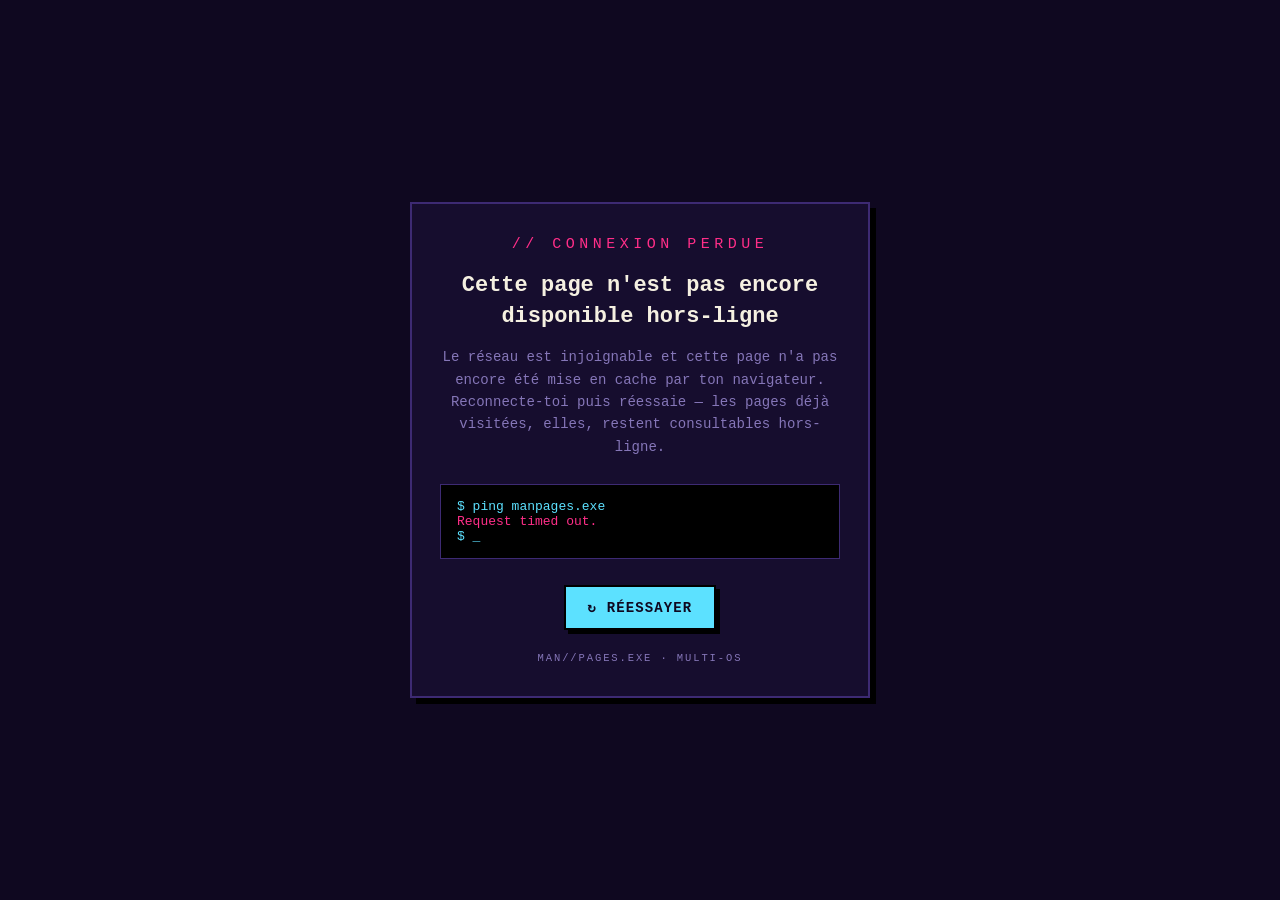
<file: offline.html>
<!DOCTYPE html>
<html lang="fr">
<head>
<meta charset="UTF-8"/>
<meta name="viewport" content="width=device-width, initial-scale=1"/>
<title>Hors-ligne — MAN//PAGES.EXE</title>
<style>
  :root {
    --bg: #0f0820;
    --bg2: #160d2e;
    --border: #3d2a73;
    --accent: #ff2e88;
    --accent-2: #5ce1ff;
    --ink: #f5f0e1;
    --text: #d9d2e8;
    --muted: #8576b8;
  }
  * { box-sizing: border-box; }
  html, body {
    margin: 0; height: 100%;
    background: var(--bg);
    color: var(--text);
    font-family: 'Courier New', ui-monospace, monospace;
  }
  body {
    display: flex; align-items: center; justify-content: center;
    padding: 24px;
  }
  .card {
    max-width: 460px;
    width: 100%;
    background: var(--bg2);
    border: 2px solid var(--border);
    box-shadow: 6px 6px 0 #000;
    padding: 32px 28px;
    text-align: center;
  }
  .glitch {
    font-size: 15px;
    letter-spacing: .3em;
    color: var(--accent);
    margin-bottom: 18px;
  }
  h1 {
    font-size: 22px;
    color: var(--ink);
    margin: 0 0 14px;
    line-height: 1.4;
  }
  p {
    font-size: 14px;
    color: var(--muted);
    line-height: 1.6;
    margin: 0 0 26px;
  }
  .prompt {
    text-align: left;
    background: #000;
    border: 1px solid var(--border);
    padding: 14px 16px;
    font-size: 13px;
    color: var(--accent-2);
    margin-bottom: 26px;
    overflow-x: auto;
    white-space: pre;
  }
  .prompt .err { color: var(--accent); }
  button {
    font-family: inherit;
    font-size: 14px;
    font-weight: 700;
    letter-spacing: .08em;
    color: var(--bg);
    background: var(--accent-2);
    border: 2px solid #000;
    padding: 12px 22px;
    cursor: pointer;
    box-shadow: 4px 4px 0 #000;
    transition: transform .1s;
  }
  button:hover { transform: translate(-2px,-2px); box-shadow: 6px 6px 0 #000; }
  button:active { transform: translate(0,0); box-shadow: 2px 2px 0 #000; }
  .tag {
    margin-top: 22px;
    font-size: 10.5px;
    letter-spacing: .18em;
    color: var(--muted);
  }
</style>
</head>
<body>
  <div class="card">
    <div class="glitch">// CONNEXION PERDUE</div>
    <h1>Cette page n'est pas encore disponible hors-ligne</h1>
    <p>Le réseau est injoignable et cette page n'a pas encore été mise en cache par ton navigateur. Reconnecte-toi puis réessaie — les pages déjà visitées, elles, restent consultables hors-ligne.</p>
    <div class="prompt">$ ping manpages.exe
<span class="err">Request timed out.</span>
$ _</div>
    <button onclick="location.reload()">↻ RÉESSAYER</button>
    <div class="tag">MAN//PAGES.EXE · MULTI-OS</div>
  </div>
</body>
</html>
</file>
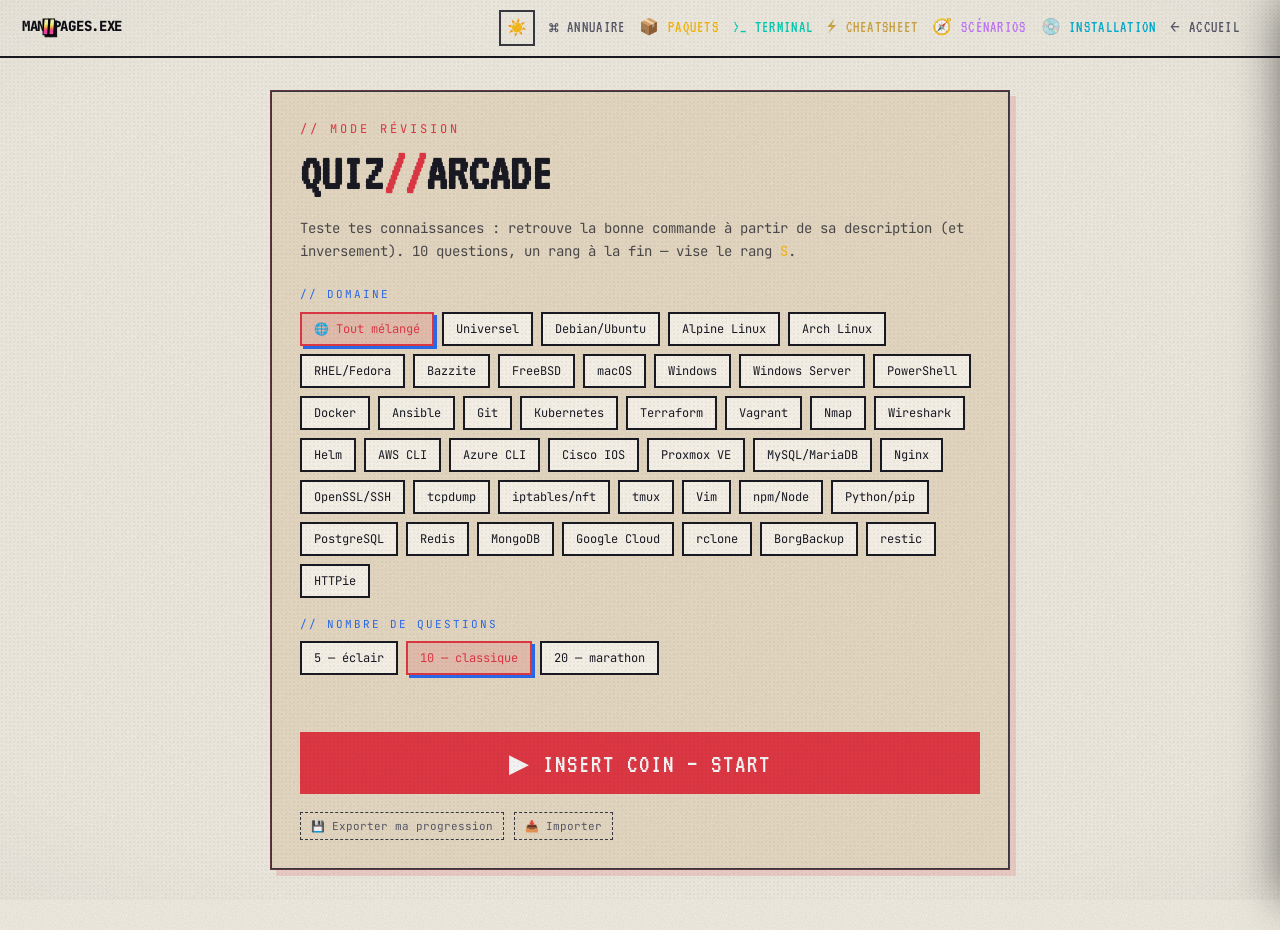
<file: quiz.html>
<!DOCTYPE html>
<html lang="fr" data-theme="dark">
<head>
  <meta charset="UTF-8"/>
  <meta name="viewport" content="width=device-width, initial-scale=1.0, viewport-fit=cover"/>
  <title>MANPAGES.EXE — Quiz</title>
  <link rel="preconnect" href="https://fonts.googleapis.com"/>
  <link rel="preconnect" href="https://fonts.gstatic.com" crossorigin/>
  <link href="https://fonts.googleapis.com/css2?family=JetBrains+Mono:wght@400;600;700;800&family=VT323&family=Honk&family=Noto+Sans+JP:wght@500;700&family=Inter:wght@400;500;600&display=swap" rel="stylesheet"/>
  <link rel="stylesheet" href="css/commands.css"/>
  <link rel="stylesheet" href="css/mobile-nav.css"/>
  <link rel="manifest" href="manifest.json"/>
  <link rel="icon" href="icons/favicon-32.png"/>
  <link rel="apple-touch-icon" href="icons/apple-touch-icon.png"/>
  <meta name="theme-color" content="#0f0820"/>
  <script>/* Thème : préférence sauvegardée, sinon réglage système */(function(){var t=localStorage.getItem('mpx-theme');if(!t)t=window.matchMedia&&matchMedia('(prefers-color-scheme: light)').matches?'light':'dark';document.documentElement.setAttribute('data-theme',t);})();</script>
  <style>
    /* ── QUIZ ─────────────────────────────────────────────── */
    .quiz-wrap {
      max-width: 780px;
      margin: 0 auto;
      padding: 90px 20px 60px;
      min-height: 100vh;
    }
    .quiz-panel {
      background: var(--bg2);
      border: 2px solid var(--border2);
      box-shadow: 6px 6px 0 var(--accent-glow);
      padding: 28px;
      position: relative;
    }
    .quiz-panel::before {
      content: '';
      position: absolute; inset: -2px;
      border: 1px solid var(--accent);
      opacity: 0.25;
      pointer-events: none;
    }
    .quiz-eye {
      font-family: 'JetBrains Mono', monospace;
      color: var(--accent);
      font-size: 12px;
      letter-spacing: 3px;
      margin-bottom: 8px;
    }
    .quiz-title {
      font-family: 'VT323', monospace;
      font-size: clamp(34px, 6vw, 52px);
      line-height: 1;
      margin: 0 0 18px;
      color: var(--text);
    }
    .quiz-title span { color: var(--accent); }
    .quiz-sub { color: var(--text); opacity: 0.75; margin-bottom: 24px; font-size: 14px; }

    .quiz-label {
      font-family: 'JetBrains Mono', monospace;
      font-size: 11px;
      letter-spacing: 2px;
      color: var(--accent-2);
      margin: 18px 0 8px;
      text-transform: uppercase;
    }
    .quiz-choices { display: flex; flex-wrap: wrap; gap: 8px; }
    .quiz-chip {
      font-family: 'JetBrains Mono', monospace;
      font-size: 12px;
      padding: 7px 12px;
      background: var(--bg3);
      border: 2px solid var(--border);
      color: var(--text);
      cursor: pointer;
      transition: all 0.12s;
    }
    .quiz-chip:hover { border-color: var(--border2); transform: translateY(-1px); }
    .chip-best {
      margin-left: 7px;
      font-size: 10px;
      padding: 1px 6px;
      border: 1px solid var(--accent-3);
      color: var(--accent-3);
      border-radius: 10px;
    }
    .chip-best.gold { border-color: #ffd60a; color: #ffd60a; }
    .quiz-review-note {
      margin: 16px 0 0;
      font-family: 'JetBrains Mono', monospace;
      font-size: 12px;
      color: var(--accent-3);
      min-height: 15px;
    }
    .quiz-io {
      margin-top: 18px;
      display: flex;
      align-items: center;
      gap: 10px;
      flex-wrap: wrap;
    }
    .quiz-io-btn {
      font-family: 'JetBrains Mono', monospace;
      font-size: 11px;
      padding: 6px 10px;
      background: transparent;
      border: 1px dashed var(--border2);
      color: var(--muted);
      cursor: pointer;
      transition: color 0.15s, border-color 0.15s;
    }
    .quiz-io-btn:hover { color: var(--text); border-color: var(--text); }
    .quiz-io-status {
      font-family: 'JetBrains Mono', monospace;
      font-size: 11px;
      color: var(--accent-3);
    }
    .quiz-chip.active {
      background: var(--accent-glow);
      border-color: var(--accent);
      color: var(--accent);
      box-shadow: 3px 3px 0 var(--accent-2);
    }
    .quiz-start {
      margin-top: 26px;
      width: 100%;
      font-family: 'VT323', monospace;
      font-size: 26px;
      padding: 14px;
      background: var(--accent);
      color: #fff;
      border: 2px solid var(--accent);
      cursor: pointer;
      letter-spacing: 2px;
      transition: all 0.15s;
    }
    .quiz-start:hover { box-shadow: 6px 6px 0 var(--accent-2); transform: translate(-2px,-2px); }

    /* Mode révision : ne rejoue que les commandes ratées */
    .quiz-start-review {
      margin-top: 18px;
      font-size: 20px;
      background: transparent;
      color: var(--accent-3);
      border-color: var(--accent-3);
    }
    .quiz-start-review:hover { box-shadow: 6px 6px 0 var(--accent); }
    .quiz-start-review.hidden { display: none; }

    /* HUD */
    .quiz-hud {
      display: flex; justify-content: space-between; align-items: center;
      font-family: 'JetBrains Mono', monospace;
      font-size: 12px;
      margin-bottom: 18px;
      gap: 10px; flex-wrap: wrap;
    }
    .hud-item { color: var(--text); opacity: 0.85; }
    .hud-item b { color: var(--accent-3); font-size: 15px; }
    .hud-streak b { color: #ff6b35; }
    .quiz-bar {
      height: 8px; background: var(--bg3);
      border: 1px solid var(--border2);
      margin-bottom: 22px; overflow: hidden;
    }
    .quiz-bar-fill {
      height: 100%; width: 0%;
      background: repeating-linear-gradient(45deg, var(--accent), var(--accent) 8px, var(--accent-dim) 8px, var(--accent-dim) 16px);
      transition: width 0.3s;
    }

    .q-badge {
      display: inline-block;
      font-family: 'JetBrains Mono', monospace;
      font-size: 11px;
      padding: 3px 10px;
      border: 1px solid var(--q-color, var(--accent-2));
      color: var(--q-color, var(--accent-2));
      margin-bottom: 14px;
      letter-spacing: 1px;
    }
    .q-text {
      font-size: 17px;
      line-height: 1.55;
      color: var(--text);
      margin-bottom: 6px;
    }
    .q-code {
      display: block;
      font-family: 'JetBrains Mono', monospace;
      background: var(--bg3);
      border: 1px solid var(--border2);
      border-left: 3px solid var(--accent-2);
      padding: 10px 14px;
      margin: 10px 0 4px;
      color: var(--accent-2);
      font-size: 15px;
      word-break: break-all;
    }
    .q-options { display: grid; gap: 10px; margin-top: 20px; }
    .q-opt {
      text-align: left;
      font-family: 'JetBrains Mono', monospace;
      font-size: 13.5px;
      line-height: 1.5;
      padding: 13px 16px;
      background: var(--bg3);
      border: 2px solid var(--border);
      color: var(--text);
      cursor: pointer;
      transition: all 0.12s;
      position: relative;
    }
    .q-opt:hover:not(:disabled) {
      border-color: var(--accent);
      transform: translateX(4px);
      box-shadow: -4px 0 0 var(--accent);
    }
    .q-opt:disabled { cursor: default; }
    .q-opt.correct {
      border-color: #2ecc71 !important;
      background: rgba(46,204,113,0.12);
      color: #2ecc71;
      box-shadow: 3px 3px 0 rgba(46,204,113,0.4);
    }
    .q-opt.wrong {
      border-color: #e74c3c !important;
      background: rgba(231,76,60,0.12);
      color: #e74c3c;
    }
    .q-opt .opt-key {
      color: var(--accent);
      margin-right: 10px;
      opacity: 0.7;
    }
    .q-feedback {
      margin-top: 16px;
      font-family: 'JetBrains Mono', monospace;
      font-size: 13px;
      min-height: 22px;
    }
    .q-feedback.good { color: #2ecc71; }
    .q-feedback.bad  { color: #e74c3c; }
    .q-next {
      margin-top: 14px;
      font-family: 'VT323', monospace;
      font-size: 22px;
      padding: 9px 26px;
      background: transparent;
      border: 2px solid var(--accent-2);
      color: var(--accent-2);
      cursor: pointer;
      letter-spacing: 2px;
      display: none;
    }
    .q-next:hover { background: var(--accent-2); color: var(--bg); }

    /* Résultat */
    .result-rank {
      font-family: 'VT323', monospace;
      font-size: 110px;
      line-height: 1;
      text-align: center;
      margin: 10px 0;
      text-shadow: 4px 4px 0 var(--accent-glow);
    }
    .result-score {
      text-align: center;
      font-family: 'JetBrains Mono', monospace;
      font-size: 18px;
      color: var(--text);
      margin-bottom: 6px;
    }
    .result-msg {
      text-align: center;
      color: var(--text);
      opacity: 0.75;
      margin-bottom: 8px;
    }
    .result-best {
      text-align: center;
      font-family: 'JetBrains Mono', monospace;
      font-size: 12px;
      color: var(--accent-3);
      margin-bottom: 22px;
    }
    .hidden { display: none !important; }

    @media (max-width: 640px) {
      .quiz-wrap { padding-top: 80px; }
      .quiz-panel { padding: 18px; }
    }
  </style>
</head>
<body>

  <nav class="nav">
    <a href="index.html" class="nav-logo">MAN<span>//</span>PAGES.EXE</a>
    <div class="nav-right" style="margin-left:auto">
      <button class="theme-toggle" id="themeToggle" title="Changer le thème" aria-label="Changer le thème">
        <svg class="icon-moon" viewBox="0 0 24 24" fill="none" stroke="currentColor" stroke-width="2"><path d="M21 12.79A9 9 0 1111.21 3 7 7 0 0021 12.79z"/></svg>
        <svg class="icon-sun" viewBox="0 0 24 24" fill="none" stroke="currentColor" stroke-width="2"><circle cx="12" cy="12" r="5"/><line x1="12" y1="1" x2="12" y2="3"/><line x1="12" y1="21" x2="12" y2="23"/><line x1="4.22" y1="4.22" x2="5.64" y2="5.64"/><line x1="18.36" y1="18.36" x2="19.78" y2="19.78"/><line x1="1" y1="12" x2="3" y2="12"/><line x1="21" y1="12" x2="23" y2="12"/><line x1="4.22" y1="19.78" x2="5.64" y2="18.36"/><line x1="18.36" y1="5.64" x2="19.78" y2="4.22"/></svg>
      </button>
      <a href="commands.html" class="nav-back">⌘ Annuaire</a>
      <a href="packages.html" class="nav-back" style="border-color:var(--accent-3);color:var(--accent-3)">📦 Paquets</a>
      <a href="terminal.html" class="nav-back" style="border-color:#00d3b8;color:#00d3b8">&gt;_ Terminal</a>
      <a href="cheatsheet.html" class="nav-back" style="border-color:#d4a843;color:#d4a843">⚡ Cheatsheet</a>
      <a href="scenarios.html" class="nav-back" style="border-color:#c77dff;color:#c77dff">🧭 Scénarios</a>
      <a href="installation.html" class="nav-back" style="border-color:#00b4d8;color:#00b4d8">💿 Installation</a>
      <a href="index.html" class="nav-back">← Accueil</a>
    </div>
  </nav>

  <div class="quiz-wrap">

    <!-- ÉCRAN 1 : CONFIGURATION -->
    <div class="quiz-panel" id="setupScreen">
      <div class="quiz-eye">// MODE RÉVISION</div>
      <h1 class="quiz-title">QUIZ<span>//</span>ARCADE</h1>
      <p class="quiz-sub">Teste tes connaissances : retrouve la bonne commande à partir de sa description (et inversement). 10 questions, un rang à la fin — vise le rang <b style="color:var(--accent-3)">S</b>.</p>

      <div class="quiz-label">// Domaine</div>
      <div class="quiz-choices" id="osChoices">
        <button class="quiz-chip active" data-os="all">🌐 Tout mélangé</button>
      </div>

      <div class="quiz-label">// Nombre de questions</div>
      <div class="quiz-choices" id="countChoices">
        <button class="quiz-chip" data-count="5">5 — éclair</button>
        <button class="quiz-chip active" data-count="10">10 — classique</button>
        <button class="quiz-chip" data-count="20">20 — marathon</button>
      </div>

      <p class="quiz-review-note" id="reviewNote"></p>

      <button class="quiz-start quiz-start-review hidden" id="reviewBtn">🔁 RÉVISER MES ERREURS</button>
      <button class="quiz-start" id="startBtn">▶ INSERT COIN — START</button>

      <div class="quiz-io">
        <button class="quiz-io-btn" id="exportBtn" title="Sauvegarde favoris, records et erreurs dans un fichier">💾 Exporter ma progression</button>
        <button class="quiz-io-btn" id="importBtn" title="Restaure une progression exportée">📥 Importer</button>
        <input type="file" id="importFile" accept="application/json,.json" hidden/>
        <span class="quiz-io-status" id="ioStatus"></span>
      </div>
    </div>

    <!-- ÉCRAN 2 : QUESTION -->
    <div class="quiz-panel hidden" id="gameScreen">
      <div class="quiz-hud">
        <span class="hud-item">Question <b id="hudQ">1</b>/<span id="hudTotal">10</span></span>
        <span class="hud-item hud-streak">🔥 Série <b id="hudStreak">0</b></span>
        <span class="hud-item">Score <b id="hudScore">0</b></span>
      </div>
      <div class="quiz-bar"><div class="quiz-bar-fill" id="barFill"></div></div>

      <span class="q-badge" id="qBadge">—</span>
      <div class="q-text" id="qText"></div>
      <code class="q-code hidden" id="qCode"></code>

      <div class="q-options" id="qOptions"></div>
      <div class="q-feedback" id="qFeedback"></div>
      <button class="q-next" id="nextBtn">SUIVANT →</button>
    </div>

    <!-- ÉCRAN 3 : RÉSULTAT -->
    <div class="quiz-panel hidden" id="resultScreen">
      <div class="quiz-eye">// GAME OVER</div>
      <div class="result-rank" id="resultRank">S</div>
      <div class="result-score" id="resultScore"></div>
      <div class="result-msg" id="resultMsg"></div>
      <div class="result-best" id="resultBest"></div>
      <button class="quiz-start" id="replayBtn">↻ CONTINUE ? — REJOUER</button>
    </div>

  </div>

  <script src="js/data/data.js"></script>
  <script src="js/data/data-extra.js"></script>
  <script src="js/data/data-extra2.js"></script>
  <script src="js/data/data-extra3.js"></script>
  <script src="js/data/data-extra4.js"></script>
  <script src="js/data/data-extra5.js"></script>
  <script src="js/quiz.js"></script>
  <script src="js/theme.js"></script>
  <script src="js/arcade-fun.js"></script>
  <script>
    if ('serviceWorker' in navigator) {
      window.addEventListener('load', function() {
        navigator.serviceWorker.register('sw.js').catch(function(err) {
          console.log('Service worker non enregistré :', err);
        });
      });
    }
  </script>
  <script src="js/mobile-nav.js"></script>
</body>
</html>
</file>
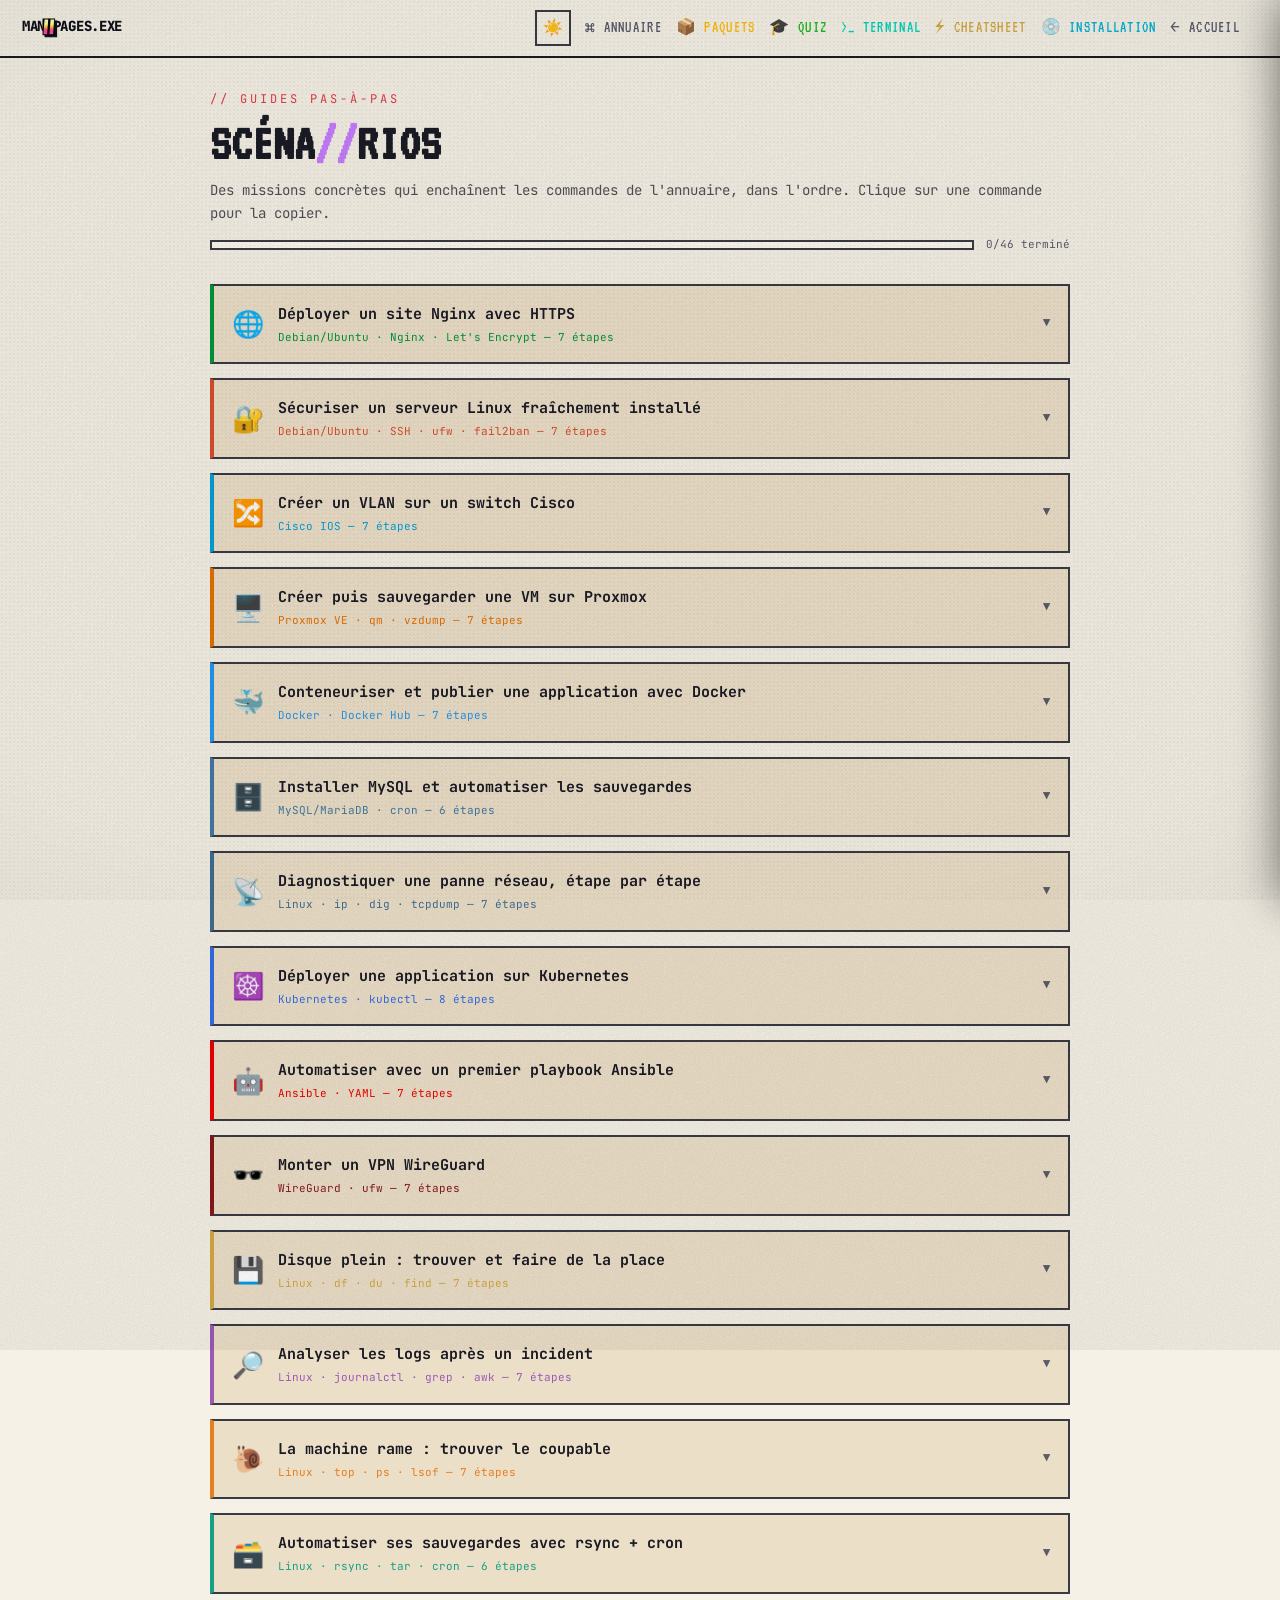
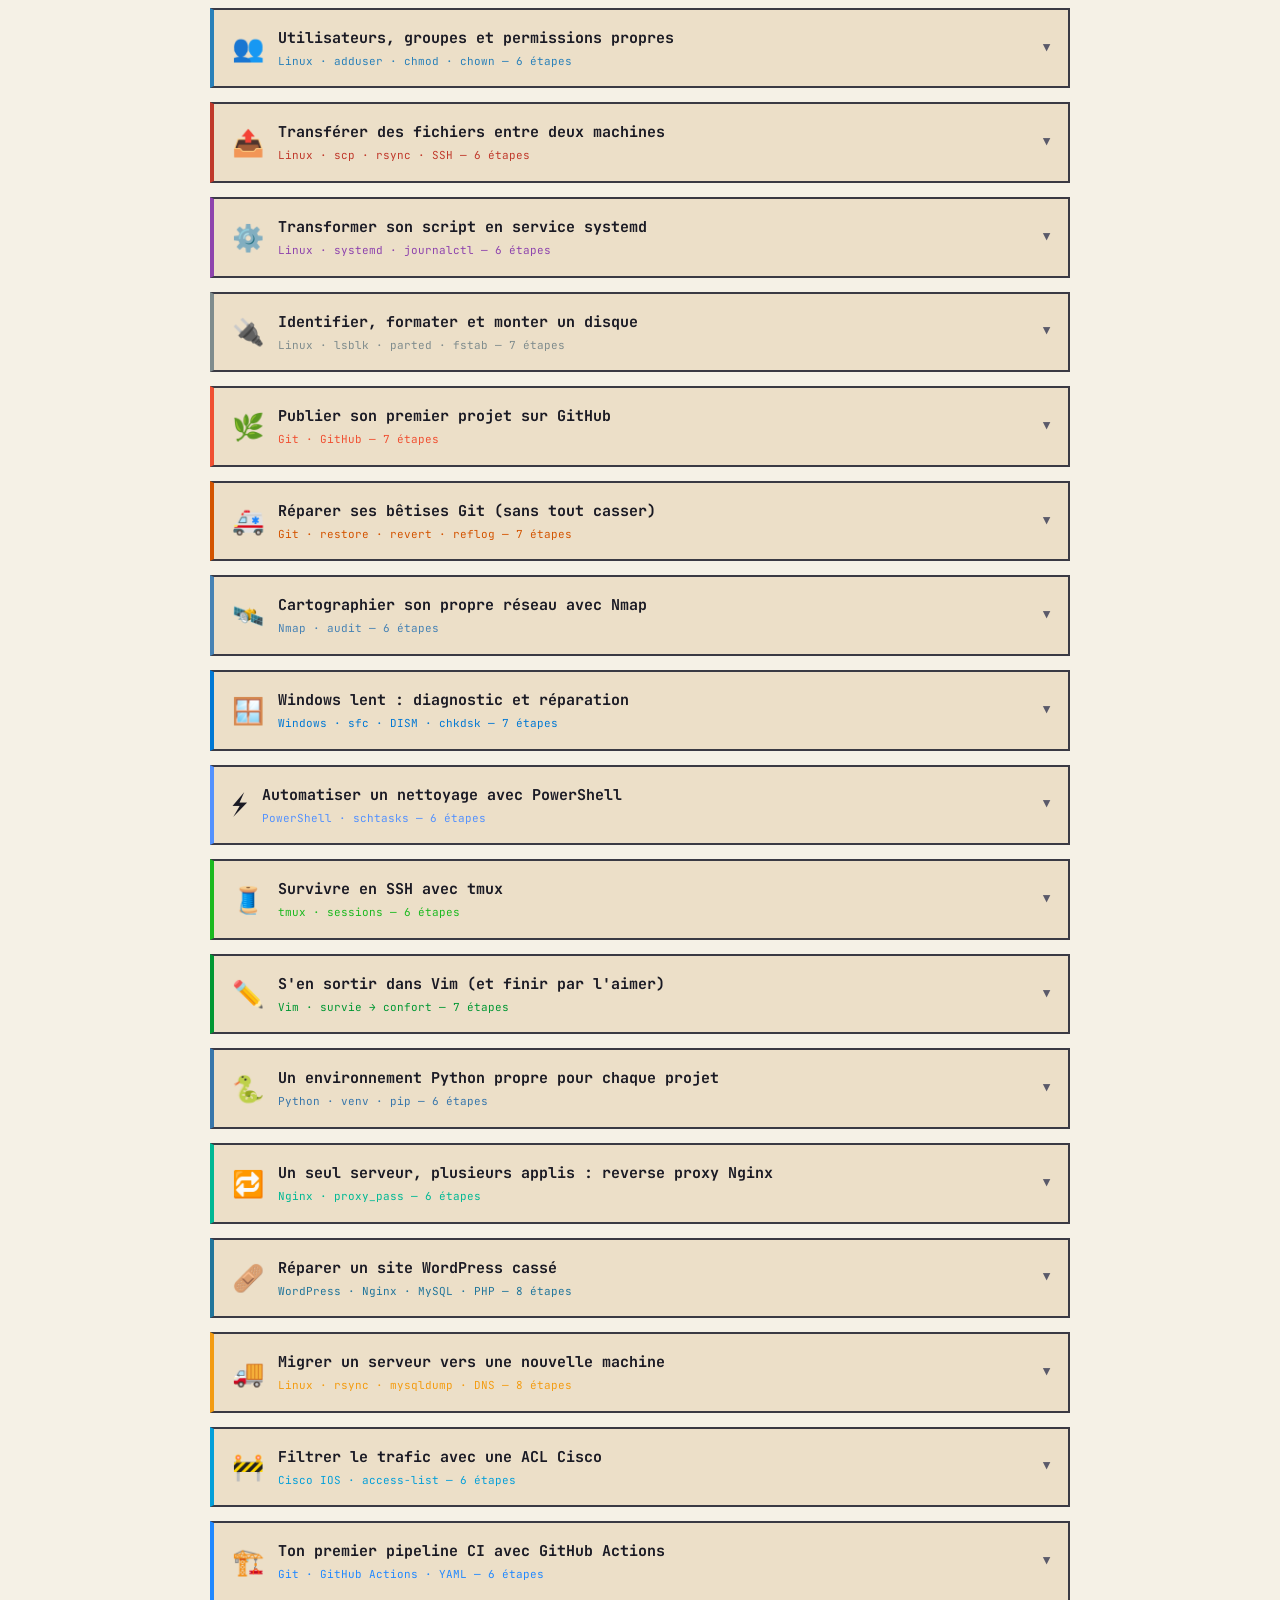
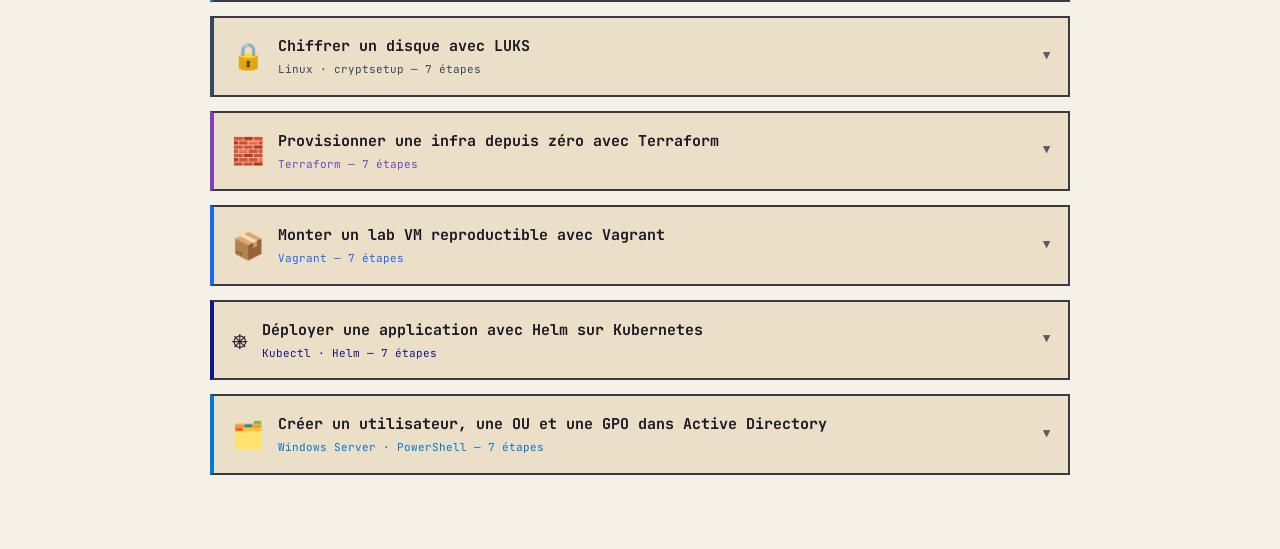
<file: scenarios.html>
<!DOCTYPE html>
<html lang="fr" data-theme="dark">
<head>
  <meta charset="UTF-8"/>
  <meta name="viewport" content="width=device-width, initial-scale=1.0, viewport-fit=cover"/>
  <title>MANPAGES.EXE — Scénarios</title>
  <link rel="preconnect" href="https://fonts.googleapis.com"/>
  <link rel="preconnect" href="https://fonts.gstatic.com" crossorigin/>
  <link href="https://fonts.googleapis.com/css2?family=JetBrains+Mono:wght@400;600;700;800&family=VT323&family=Honk&family=Noto+Sans+JP:wght@500;700&family=Inter:wght@400;500;600&display=swap" rel="stylesheet"/>
  <link rel="stylesheet" href="css/commands.css"/>
  <link rel="stylesheet" href="css/mobile-nav.css"/>
  <link rel="manifest" href="manifest.json"/>
  <link rel="icon" href="icons/favicon-32.png"/>
  <link rel="apple-touch-icon" href="icons/apple-touch-icon.png"/>
  <meta name="theme-color" content="#0f0820"/>
  <script>/* Thème : préférence sauvegardée, sinon réglage système */(function(){var t=localStorage.getItem('mpx-theme');if(!t)t=window.matchMedia&&matchMedia('(prefers-color-scheme: light)').matches?'light':'dark';document.documentElement.setAttribute('data-theme',t);})();</script>
  <style>
    .sc-wrap {
      max-width: 900px;
      margin: 0 auto;
      padding: 90px 20px 60px;
    }
    .sc-eye {
      font-family: 'JetBrains Mono', monospace;
      color: var(--accent);
      font-size: 12px;
      letter-spacing: 3px;
      margin-bottom: 8px;
    }
    .sc-title {
      font-family: 'VT323', monospace;
      font-size: clamp(34px, 6vw, 52px);
      line-height: 1;
      margin: 0 0 10px;
      color: var(--text);
    }
    .sc-title span { color: #c77dff; }
    .sc-sub { color: var(--text); opacity: 0.75; margin-bottom: 34px; font-size: 14px; }

    details.sc {
      background: var(--bg2);
      border: 2px solid var(--border2);
      border-left: 4px solid var(--c, var(--accent));
      margin-bottom: 14px;
    }
    details.sc[open] { box-shadow: 6px 6px 0 var(--accent-glow); }
    details.sc summary {
      list-style: none;
      cursor: pointer;
      display: flex;
      align-items: center;
      gap: 14px;
      padding: 16px 18px;
      user-select: none;
    }
    details.sc summary::-webkit-details-marker { display: none; }
    details.sc summary:hover { background: var(--bg3); }
    .sc-ico { font-size: 26px; flex-shrink: 0; }
    .sc-head { flex: 1; min-width: 0; }
    .sc-name {
      font-family: 'JetBrains Mono', monospace;
      font-weight: 700;
      font-size: 15px;
      color: var(--text);
    }
    .sc-meta {
      font-family: 'JetBrains Mono', monospace;
      font-size: 11px;
      color: var(--c, var(--accent));
      margin-top: 3px;
    }
    .sc-arrow {
      color: var(--muted);
      font-size: 12px;
      transition: transform 0.2s;
      flex-shrink: 0;
    }
    details.sc[open] .sc-arrow { transform: rotate(180deg); }

    .sc-body { padding: 4px 18px 20px; border-top: 1px solid var(--border); }
    .sc-intro {
      font-size: 13.5px;
      color: var(--text);
      opacity: 0.85;
      margin: 14px 0 18px;
      line-height: 1.55;
    }
    ol.sc-steps {
      list-style: none;
      counter-reset: step;
      margin: 0;
      padding: 0;
    }
    ol.sc-steps > li {
      counter-increment: step;
      position: relative;
      padding: 0 0 20px 44px;
      border-left: 2px dashed var(--border2);
      margin-left: 14px;
    }
    ol.sc-steps > li:last-child { border-left-color: transparent; padding-bottom: 4px; }
    ol.sc-steps > li::before {
      content: counter(step);
      position: absolute;
      left: -15px; top: -2px;
      width: 28px; height: 28px;
      border-radius: 50%;
      background: var(--bg3);
      border: 2px solid var(--c, var(--accent));
      color: var(--c, var(--accent));
      font-family: 'VT323', monospace;
      font-size: 17px;
      display: flex;
      align-items: center;
      justify-content: center;
    }
    .st-desc {
      font-weight: 600;
      font-size: 13.5px;
      color: var(--text);
      margin-bottom: 8px;
      padding-top: 3px;
    }
    .sc-body code, .sc-body pre {
      display: block;
      font-family: 'JetBrains Mono', monospace;
      font-size: 12.5px;
      background: var(--bg3);
      border: 1px solid var(--border2);
      color: var(--accent-3);
      padding: 8px 12px;
      margin: 0 0 6px;
      cursor: copy;
      overflow-x: auto;
      white-space: pre-wrap;
      word-break: break-word;
      transition: border-color 0.15s;
    }
    .sc-body code:hover, .sc-body pre:hover { border-color: var(--c, var(--accent)); }
    .sc-body code.flash, .sc-body pre.flash { background: #14381c; color: #2ecc71; border-color: #2ecc71; }
    .st-note {
      font-size: 12px;
      color: var(--muted);
      margin: 4px 0 0;
      line-height: 1.5;
    }
    .st-note b { color: var(--accent-2); }
    .sc-links {
      font-family: 'JetBrains Mono', monospace;
      font-size: 11.5px;
      margin: -8px 0 18px;
    }
    .sc-links a {
      color: var(--c, var(--accent));
      text-decoration: none;
      border-bottom: 1px dashed currentColor;
    }
    .sc-links a:hover { opacity: 0.75; }

    /* Liens auto-générés vers les fiches de l'annuaire (scenarios-data.js) */
    .sc-cmds {
      font-family: 'JetBrains Mono', monospace;
      font-size: 11px;
      color: var(--muted);
      margin: 16px 0 0;
      padding-top: 12px;
      border-top: 1px dashed var(--border2);
      line-height: 2;
    }
    .sc-cmds a {
      color: var(--accent-2);
      text-decoration: none;
      background: var(--bg3);
      border: 1px solid var(--border2);
      padding: 2px 7px;
      margin: 0 3px 0 0;
      white-space: nowrap;
      display: inline-block;
    }
    .sc-cmds a:hover { border-color: var(--accent-2); }

    /* Suivi de progression : barre + bouton « terminé » */
    .sc-progress {
      display: flex;
      align-items: center;
      gap: 12px;
      margin: -22px 0 30px;
    }
    .sc-progress-bar {
      flex: 1;
      height: 10px;
      background: var(--bg3);
      border: 2px solid var(--border2);
    }
    .sc-progress-fill {
      height: 100%;
      width: 0;
      background: var(--accent);
      box-shadow: 0 0 8px var(--accent-glow);
      transition: width 0.3s;
    }
    .sc-progress-label {
      font-family: 'JetBrains Mono', monospace;
      font-size: 11px;
      color: var(--muted);
      white-space: nowrap;
    }
    .sc-done-btn {
      margin-top: 14px;
      font-family: 'JetBrains Mono', monospace;
      font-size: 11.5px;
      background: transparent;
      border: 2px solid var(--border2);
      color: var(--muted);
      padding: 7px 14px;
      cursor: pointer;
      transition: all 0.15s;
    }
    .sc-done-btn:hover { border-color: #2ecc71; color: #2ecc71; }
    details.sc.done .sc-done-btn {
      border-color: #2ecc71;
      color: #2ecc71;
      background: rgba(46,204,113,0.08);
    }
    details.sc.done summary .sc-name::after { content: ' ✓'; color: #2ecc71; }

    .sc-toast {
      position: fixed;
      bottom: 24px; left: 50%;
      transform: translateX(-50%) translateY(80px);
      background: var(--accent);
      color: #fff;
      font-family: 'JetBrains Mono', monospace;
      font-size: 13px;
      padding: 10px 22px;
      box-shadow: 4px 4px 0 var(--accent-2);
      transition: transform 0.25s;
      z-index: 200;
      max-width: 90vw;
      overflow: hidden;
      text-overflow: ellipsis;
      white-space: nowrap;
    }
    .sc-toast.show { transform: translateX(-50%) translateY(0); }

    @media (max-width: 640px) { .sc-wrap { padding-top: 80px; } }
  </style>
</head>
<body>

  <nav class="nav">
    <a href="index.html" class="nav-logo">MAN<span>//</span>PAGES.EXE</a>
    <div class="nav-right" style="margin-left:auto">
      <button class="theme-toggle" id="themeToggle" title="Changer le thème" aria-label="Changer le thème">
        <svg class="icon-moon" viewBox="0 0 24 24" fill="none" stroke="currentColor" stroke-width="2"><path d="M21 12.79A9 9 0 1111.21 3 7 7 0 0021 12.79z"/></svg>
        <svg class="icon-sun" viewBox="0 0 24 24" fill="none" stroke="currentColor" stroke-width="2"><circle cx="12" cy="12" r="5"/><line x1="12" y1="1" x2="12" y2="3"/><line x1="12" y1="21" x2="12" y2="23"/><line x1="4.22" y1="4.22" x2="5.64" y2="5.64"/><line x1="18.36" y1="18.36" x2="19.78" y2="19.78"/><line x1="1" y1="12" x2="3" y2="12"/><line x1="21" y1="12" x2="23" y2="12"/><line x1="4.22" y1="19.78" x2="5.64" y2="18.36"/><line x1="18.36" y1="5.64" x2="19.78" y2="4.22"/></svg>
      </button>
      <a href="commands.html" class="nav-back">⌘ Annuaire</a>
      <a href="packages.html" class="nav-back" style="color:var(--accent-3)">📦 Paquets</a>
      <a href="quiz.html" class="nav-back" style="color:#1BB91F">🎓 Quiz</a>
      <a href="terminal.html" class="nav-back" style="color:#00d3b8">&gt;_ Terminal</a>
      <a href="cheatsheet.html" class="nav-back" style="color:#d4a843">⚡ Cheatsheet</a>
      <a href="installation.html" class="nav-back" style="color:#00b4d8">💿 Installation</a>
      <a href="index.html" class="nav-back">← Accueil</a>
    </div>
  </nav>

  <div class="sc-wrap">
    <div class="sc-eye">// GUIDES PAS-À-PAS</div>
    <h1 class="sc-title">SCÉNA<span>//</span>RIOS</h1>
    <p class="sc-sub">Des missions concrètes qui enchaînent les commandes de l'annuaire, dans l'ordre. Clique sur une commande pour la copier.</p>

    <!-- ═══ 1. NGINX + HTTPS ═══ -->
    <details class="sc" id="sc-nginx" style="--c:#009639">
      <summary>
        <span class="sc-ico">🌐</span>
        <div class="sc-head">
          <div class="sc-name">Déployer un site Nginx avec HTTPS</div>
          <div class="sc-meta">Debian/Ubuntu · Nginx · Let's Encrypt — 7 étapes</div>
        </div>
        <span class="sc-arrow">▼</span>
      </summary>
      <div class="sc-body">
        <p class="sc-intro">De zéro à un site servi en HTTPS avec un certificat gratuit qui se renouvelle tout seul. Prérequis : un serveur Debian/Ubuntu et un nom de domaine qui pointe déjà vers son IP.</p>
        <p class="sc-links"><a href="commands.html?os=nginx">⌘ commandes Nginx</a> · <a href="quiz.html?os=nginx">🎓 quiz Nginx</a></p>
        <ol class="sc-steps">
          <li>
            <div class="st-desc">Installer Nginx et l'activer au démarrage</div>
            <code>sudo apt update &amp;&amp; sudo apt install nginx</code>
            <code>sudo systemctl enable --now nginx</code>
          </li>
          <li>
            <div class="st-desc">Vérifier qu'il répond</div>
            <code>curl -I http://localhost</code>
            <p class="st-note">Tu dois voir <b>HTTP/1.1 200 OK</b> — la page d'accueil par défaut de Nginx.</p>
          </li>
          <li>
            <div class="st-desc">Créer la racine du site</div>
            <code>sudo mkdir -p /var/www/monsite</code>
            <code>echo '&lt;h1&gt;Ça marche !&lt;/h1&gt;' | sudo tee /var/www/monsite/index.html</code>
          </li>
          <li>
            <div class="st-desc">Créer le bloc serveur (vhost)</div>
            <code>sudo nano /etc/nginx/sites-available/monsite</code>
            <pre>server {
    listen 80;
    server_name monsite.fr www.monsite.fr;
    root /var/www/monsite;
    index index.html;
}</pre>
          </li>
          <li>
            <div class="st-desc">Activer le site et recharger</div>
            <code>sudo ln -s /etc/nginx/sites-available/monsite /etc/nginx/sites-enabled/</code>
            <code>sudo nginx -t</code>
            <code>sudo systemctl reload nginx</code>
            <p class="st-note"><b>nginx -t</b> valide la syntaxe AVANT de recharger — toujours le lancer d'abord.</p>
          </li>
          <li>
            <div class="st-desc">Ouvrir le pare-feu</div>
            <code>sudo ufw allow 'Nginx Full'</code>
            <p class="st-note">Le profil « Nginx Full » ouvre les ports 80 (HTTP) et 443 (HTTPS).</p>
          </li>
          <li>
            <div class="st-desc">Passer en HTTPS avec Let's Encrypt</div>
            <code>sudo apt install certbot python3-certbot-nginx</code>
            <code>sudo certbot --nginx -d monsite.fr -d www.monsite.fr</code>
            <code>sudo certbot renew --dry-run</code>
            <p class="st-note">Certbot modifie le vhost tout seul et installe le renouvellement automatique ; le <b>--dry-run</b> vérifie qu'il fonctionnera.</p>
          </li>
        </ol>
      </div>
    </details>

    <!-- ═══ 2. SÉCURISER UN SERVEUR ═══ -->
    <details class="sc" id="sc-secure" style="--c:#DA4E2B">
      <summary>
        <span class="sc-ico">🔐</span>
        <div class="sc-head">
          <div class="sc-name">Sécuriser un serveur Linux fraîchement installé</div>
          <div class="sc-meta">Debian/Ubuntu · SSH · ufw · fail2ban — 7 étapes</div>
        </div>
        <span class="sc-arrow">▼</span>
      </summary>
      <div class="sc-body">
        <p class="sc-intro">Les 20 premières minutes d'un serveur exposé sur Internet : compte admin, connexion par clé, SSH durci, pare-feu et bannissement automatique des attaquants.</p>
        <p class="sc-links"><a href="commands.html?os=openssl">⌘ commandes OpenSSL/SSH</a> · <a href="quiz.html?os=openssl">🎓 quiz OpenSSL/SSH</a></p>
        <ol class="sc-steps">
          <li>
            <div class="st-desc">Tout mettre à jour</div>
            <code>sudo apt update &amp;&amp; sudo apt full-upgrade</code>
          </li>
          <li>
            <div class="st-desc">Créer un utilisateur admin (on ne travaille jamais en root)</div>
            <code>sudo adduser tom</code>
            <code>sudo usermod -aG sudo tom</code>
          </li>
          <li>
            <div class="st-desc">Générer une clé SSH — sur TON poste, pas sur le serveur</div>
            <code>ssh-keygen -t ed25519 -C "tom@poste"</code>
            <code>ssh-copy-id tom@ip-du-serveur</code>
            <p class="st-note">Teste la connexion par clé (<b>ssh tom@ip-du-serveur</b>) avant l'étape suivante, sinon tu risques de t'enfermer dehors.</p>
          </li>
          <li>
            <div class="st-desc">Durcir la config SSH</div>
            <code>sudo nano /etc/ssh/sshd_config</code>
            <pre>PermitRootLogin no
PasswordAuthentication no
PubkeyAuthentication yes</pre>
            <code>sudo systemctl restart ssh</code>
          </li>
          <li>
            <div class="st-desc">Activer le pare-feu (SSH d'abord !)</div>
            <code>sudo ufw default deny incoming</code>
            <code>sudo ufw allow OpenSSH</code>
            <code>sudo ufw enable</code>
          </li>
          <li>
            <div class="st-desc">Bannir les attaques par force brute</div>
            <code>sudo apt install fail2ban</code>
            <code>sudo systemctl enable --now fail2ban</code>
            <code>sudo fail2ban-client status sshd</code>
          </li>
          <li>
            <div class="st-desc">Mises à jour de sécurité automatiques</div>
            <code>sudo apt install unattended-upgrades</code>
            <code>sudo dpkg-reconfigure -plow unattended-upgrades</code>
          </li>
        </ol>
      </div>
    </details>

    <!-- ═══ 3. VLAN CISCO ═══ -->
    <details class="sc" id="sc-vlan" style="--c:#049FD9">
      <summary>
        <span class="sc-ico">🔀</span>
        <div class="sc-head">
          <div class="sc-name">Créer un VLAN sur un switch Cisco</div>
          <div class="sc-meta">Cisco IOS — 7 étapes</div>
        </div>
        <span class="sc-arrow">▼</span>
      </summary>
      <div class="sc-body">
        <p class="sc-intro">Segmenter le réseau : créer un VLAN, y affecter des ports, monter un trunk vers un autre switch, puis sauvegarder pour que tout survive au redémarrage.</p>
        <p class="sc-links"><a href="commands.html?os=cisco">⌘ commandes Cisco IOS</a> · <a href="quiz.html?os=cisco">🎓 quiz Cisco IOS</a></p>
        <ol class="sc-steps">
          <li>
            <div class="st-desc">Passer en mode configuration</div>
            <code>enable</code>
            <code>configure terminal</code>
          </li>
          <li>
            <div class="st-desc">Créer le VLAN et le nommer</div>
            <code>vlan 10</code>
            <code>name BUREAU</code>
            <code>exit</code>
          </li>
          <li>
            <div class="st-desc">Affecter un port au VLAN</div>
            <code>interface fastEthernet 0/1</code>
            <code>switchport mode access</code>
            <code>switchport access vlan 10</code>
            <code>exit</code>
          </li>
          <li>
            <div class="st-desc">Ou toute une plage de ports d'un coup</div>
            <code>interface range fastEthernet 0/2 - 12</code>
            <code>switchport mode access</code>
            <code>switchport access vlan 10</code>
            <code>exit</code>
          </li>
          <li>
            <div class="st-desc">Monter le trunk vers l'autre switch</div>
            <code>interface gigabitEthernet 0/1</code>
            <code>switchport mode trunk</code>
            <code>switchport trunk allowed vlan 10,20</code>
            <code>end</code>
            <p class="st-note">Le trunk transporte plusieurs VLAN sur un seul lien ; <b>allowed vlan</b> limite lesquels.</p>
          </li>
          <li>
            <div class="st-desc">Vérifier</div>
            <code>show vlan brief</code>
            <code>show interfaces trunk</code>
          </li>
          <li>
            <div class="st-desc">Sauvegarder — sinon tout disparaît au reboot</div>
            <code>copy running-config startup-config</code>
          </li>
        </ol>
      </div>
    </details>

    <!-- ═══ 4. VM PROXMOX ═══ -->
    <details class="sc" id="sc-proxmox" style="--c:#E57000">
      <summary>
        <span class="sc-ico">🖥️</span>
        <div class="sc-head">
          <div class="sc-name">Créer puis sauvegarder une VM sur Proxmox</div>
          <div class="sc-meta">Proxmox VE · qm · vzdump — 7 étapes</div>
        </div>
        <span class="sc-arrow">▼</span>
      </summary>
      <div class="sc-body">
        <p class="sc-intro">Tout en ligne de commande : créer une VM Debian, la démarrer, puis la sauvegarder à chaud et savoir la restaurer.</p>
        <p class="sc-links"><a href="commands.html?os=proxmox">⌘ commandes Proxmox</a> · <a href="quiz.html?os=proxmox">🎓 quiz Proxmox</a></p>
        <ol class="sc-steps">
          <li>
            <div class="st-desc">Repérer le stockage et les ISO disponibles</div>
            <code>pvesm status</code>
            <code>ls /var/lib/vz/template/iso</code>
          </li>
          <li>
            <div class="st-desc">Créer la VM (id 100)</div>
            <code>qm create 100 --name debian-vm --memory 2048 --cores 2 --net0 virtio,bridge=vmbr0</code>
          </li>
          <li>
            <div class="st-desc">Ajouter le disque et l'ISO d'installation</div>
            <code>qm set 100 --scsi0 local-lvm:32</code>
            <code>qm set 100 --cdrom local:iso/debian-12.iso</code>
            <code>qm set 100 --boot order='scsi0;ide2'</code>
          </li>
          <li>
            <div class="st-desc">Démarrer et suivre</div>
            <code>qm start 100</code>
            <code>qm status 100</code>
            <p class="st-note">L'installation se termine dans la console de l'interface web (ou <b>qm terminal 100</b> si la VM a un port série).</p>
          </li>
          <li>
            <div class="st-desc">Lister les VM du nœud</div>
            <code>qm list</code>
          </li>
          <li>
            <div class="st-desc">Sauvegarder à chaud (snapshot)</div>
            <code>vzdump 100 --storage local --mode snapshot --compress zstd</code>
            <p class="st-note">Le mode <b>snapshot</b> sauvegarde sans arrêter la VM.</p>
          </li>
          <li>
            <div class="st-desc">Restaurer (vers un nouvel id 101)</div>
            <code>qmrestore /var/lib/vz/dump/vzdump-qemu-100-*.vma.zst 101</code>
          </li>
        </ol>
      </div>
    </details>

    <!-- ═══ 5. DOCKER ═══ -->
    <details class="sc" id="sc-docker" style="--c:#2496ED">
      <summary>
        <span class="sc-ico">🐳</span>
        <div class="sc-head">
          <div class="sc-name">Conteneuriser et publier une application avec Docker</div>
          <div class="sc-meta">Docker · Docker Hub — 7 étapes</div>
        </div>
        <span class="sc-arrow">▼</span>
      </summary>
      <div class="sc-body">
        <p class="sc-intro">Du code source à l'image publiée sur Docker Hub : construire, lancer, déboguer, publier, nettoyer.</p>
        <p class="sc-links"><a href="commands.html?os=docker">⌘ commandes Docker</a> · <a href="quiz.html?os=docker">🎓 quiz Docker</a></p>
        <ol class="sc-steps">
          <li>
            <div class="st-desc">Écrire le Dockerfile à la racine du projet</div>
            <pre>FROM node:20-alpine
WORKDIR /app
COPY package*.json ./
RUN npm ci --omit=dev
COPY . .
EXPOSE 3000
CMD ["node", "server.js"]</pre>
          </li>
          <li>
            <div class="st-desc">Construire l'image</div>
            <code>docker build -t mon-app:1.0 .</code>
          </li>
          <li>
            <div class="st-desc">Lancer un conteneur</div>
            <code>docker run -d -p 8080:3000 --name app mon-app:1.0</code>
            <p class="st-note"><b>-p 8080:3000</b> : le port 3000 du conteneur devient le 8080 de ta machine.</p>
          </li>
          <li>
            <div class="st-desc">Vérifier que ça tourne</div>
            <code>docker ps</code>
            <code>docker logs -f app</code>
            <code>curl http://localhost:8080</code>
          </li>
          <li>
            <div class="st-desc">Entrer dans le conteneur pour déboguer</div>
            <code>docker exec -it app sh</code>
          </li>
          <li>
            <div class="st-desc">Publier sur Docker Hub</div>
            <code>docker login</code>
            <code>docker tag mon-app:1.0 monuser/mon-app:1.0</code>
            <code>docker push monuser/mon-app:1.0</code>
          </li>
          <li>
            <div class="st-desc">Nettoyer</div>
            <code>docker stop app &amp;&amp; docker rm app</code>
            <code>docker image prune</code>
          </li>
        </ol>
      </div>
    </details>

    <!-- ═══ 6. MYSQL + SAUVEGARDES ═══ -->
    <details class="sc" id="sc-mysql" style="--c:#4479A1">
      <summary>
        <span class="sc-ico">🗄️</span>
        <div class="sc-head">
          <div class="sc-name">Installer MySQL et automatiser les sauvegardes</div>
          <div class="sc-meta">MySQL/MariaDB · cron — 6 étapes</div>
        </div>
        <span class="sc-arrow">▼</span>
      </summary>
      <div class="sc-body">
        <p class="sc-intro">Base de données prête pour une appli : installation sécurisée, utilisateur dédié aux droits limités, et un dump compressé chaque nuit à 3 h.</p>
        <p class="sc-links"><a href="commands.html?os=mysql">⌘ commandes MySQL</a> · <a href="quiz.html?os=mysql">🎓 quiz MySQL</a></p>
        <ol class="sc-steps">
          <li>
            <div class="st-desc">Installer et sécuriser</div>
            <code>sudo apt install mysql-server</code>
            <code>sudo mysql_secure_installation</code>
          </li>
          <li>
            <div class="st-desc">Créer la base et l'utilisateur applicatif</div>
            <code>sudo mysql</code>
            <pre>CREATE DATABASE boutique;
CREATE USER 'app'@'localhost' IDENTIFIED BY 'MotDePasseFort!42';
GRANT ALL PRIVILEGES ON boutique.* TO 'app'@'localhost';
FLUSH PRIVILEGES;</pre>
            <p class="st-note">L'appli n'a de droits QUE sur sa base — jamais root dans le code.</p>
          </li>
          <li>
            <div class="st-desc">Tester la connexion</div>
            <code>mysql -u app -p boutique</code>
          </li>
          <li>
            <div class="st-desc">Faire un dump manuel</div>
            <code>mysqldump -u root -p boutique &gt; boutique-$(date +%F).sql</code>
          </li>
          <li>
            <div class="st-desc">Automatiser chaque nuit à 3 h avec cron</div>
            <code>sudo crontab -e</code>
            <pre>0 3 * * * mysqldump boutique | gzip &gt; /var/backups/boutique-$(date +\%F).sql.gz</pre>
            <p class="st-note">Dans un crontab, le <b>%</b> doit être échappé en <b>\%</b>. Pense à créer <b>/var/backups</b> et à donner l'accès root via <b>~/.my.cnf</b>.</p>
          </li>
          <li>
            <div class="st-desc">Restaurer un dump</div>
            <code>gunzip &lt; /var/backups/boutique-2026-07-03.sql.gz | mysql -u root -p boutique</code>
          </li>
        </ol>
      </div>
    </details>

    <!-- ═══ 7. DIAGNOSTIC RÉSEAU ═══ -->
    <details class="sc" id="sc-reseau" style="--c:#3E6E93">
      <summary>
        <span class="sc-ico">📡</span>
        <div class="sc-head">
          <div class="sc-name">Diagnostiquer une panne réseau, étape par étape</div>
          <div class="sc-meta">Linux · ip · dig · tcpdump — 7 étapes</div>
        </div>
        <span class="sc-arrow">▼</span>
      </summary>
      <div class="sc-body">
        <p class="sc-intro">« Internet ne marche plus » : la méthode en couches, de la carte réseau jusqu'à la capture de paquets, pour localiser la panne au lieu de deviner.</p>
        <p class="sc-links"><a href="commands.html?os=universal">⌘ commandes universelles</a> · <a href="commands.html?os=tcpdump">⌘ tcpdump</a> · <a href="quiz.html?os=universal">🎓 quiz</a></p>
        <ol class="sc-steps">
          <li>
            <div class="st-desc">La machine a-t-elle une IP et une route ?</div>
            <code>ip a</code>
            <code>ip route</code>
            <p class="st-note">Pas d'IP → problème DHCP/câble. Pas de <b>default via …</b> → pas de passerelle.</p>
          </li>
          <li>
            <div class="st-desc">La passerelle répond-elle ?</div>
            <code>ping -c 4 192.168.1.1</code>
            <p class="st-note">KO → problème local (câble, Wi-Fi, box). OK → on continue vers l'extérieur.</p>
          </li>
          <li>
            <div class="st-desc">Internet répond-il en IP pure ?</div>
            <code>ping -c 4 8.8.8.8</code>
            <p class="st-note">Si l'IP répond mais pas les sites web → c'est le DNS, pas la connexion.</p>
          </li>
          <li>
            <div class="st-desc">Le DNS résout-il ?</div>
            <code>dig monsite.fr</code>
            <code>resolvectl status</code>
          </li>
          <li>
            <div class="st-desc">Le service distant écoute-t-il ?</div>
            <code>nc -zv monsite.fr 443</code>
            <code>ss -tulnp</code>
            <p class="st-note"><b>nc -zv</b> teste un port distant ; <b>ss -tulnp</b> liste ce qui écoute en local.</p>
          </li>
          <li>
            <div class="st-desc">Où ça casse en chemin ?</div>
            <code>traceroute 8.8.8.8</code>
          </li>
          <li>
            <div class="st-desc">En dernier recours : voir les paquets</div>
            <code>sudo tcpdump -i eth0 -n host 8.8.8.8</code>
            <p class="st-note">Si les paquets partent sans réponse, la panne est en amont — pas sur ta machine.</p>
          </li>
        </ol>
      </div>
    </details>

    <!-- ═══ 8. KUBERNETES ═══ -->
    <details class="sc" id="sc-k8s" style="--c:#326CE5">
      <summary>
        <span class="sc-ico">☸️</span>
        <div class="sc-head">
          <div class="sc-name">Déployer une application sur Kubernetes</div>
          <div class="sc-meta">Kubernetes · kubectl — 8 étapes</div>
        </div>
        <span class="sc-arrow">▼</span>
      </summary>
      <div class="sc-body">
        <p class="sc-intro">Le cycle de vie complet d'une appli sur un cluster : déployer, exposer, monter en charge, mettre à jour sans coupure — et revenir en arrière si ça tourne mal.</p>
        <p class="sc-links"><a href="commands.html?os=kubectl">⌘ commandes Kubernetes</a> · <a href="quiz.html?os=kubectl">🎓 quiz Kubernetes</a></p>
        <ol class="sc-steps">
          <li>
            <div class="st-desc">Vérifier le cluster et le contexte</div>
            <code>kubectl config current-context</code>
            <code>kubectl get nodes</code>
          </li>
          <li>
            <div class="st-desc">Créer un espace de noms dédié</div>
            <code>kubectl create namespace demo</code>
          </li>
          <li>
            <div class="st-desc">Déployer l'application (2 réplicas)</div>
            <code>kubectl create deployment web --image=nginx:1.27 --replicas=2 -n demo</code>
          </li>
          <li>
            <div class="st-desc">L'exposer sur le réseau</div>
            <code>kubectl expose deployment web --port=80 --type=NodePort -n demo</code>
            <code>kubectl get svc -n demo</code>
          </li>
          <li>
            <div class="st-desc">Surveiller les pods</div>
            <code>kubectl get pods -n demo -w</code>
            <code>kubectl logs -f deployment/web -n demo</code>
          </li>
          <li>
            <div class="st-desc">Monter en charge</div>
            <code>kubectl scale deployment web --replicas=4 -n demo</code>
          </li>
          <li>
            <div class="st-desc">Mettre à jour sans coupure… et savoir reculer</div>
            <code>kubectl set image deployment/web nginx=nginx:1.28 -n demo</code>
            <code>kubectl rollout status deployment/web -n demo</code>
            <code>kubectl rollout undo deployment/web -n demo</code>
            <p class="st-note">Le <b>rollout undo</b> revient à la version précédente en quelques secondes.</p>
          </li>
          <li>
            <div class="st-desc">Tout nettoyer d'un coup</div>
            <code>kubectl delete namespace demo</code>
          </li>
        </ol>
      </div>
    </details>

    <!-- ═══ 9. ANSIBLE ═══ -->
    <details class="sc" id="sc-ansible" style="--c:#EE0000">
      <summary>
        <span class="sc-ico">🤖</span>
        <div class="sc-head">
          <div class="sc-name">Automatiser avec un premier playbook Ansible</div>
          <div class="sc-meta">Ansible · YAML — 7 étapes</div>
        </div>
        <span class="sc-arrow">▼</span>
      </summary>
      <div class="sc-body">
        <p class="sc-intro">Configurer un serveur à la main, c'est bien une fois. Ansible rejoue la même configuration sur 1 ou 100 machines, sans rien installer sur elles (tout passe par SSH).</p>
        <p class="sc-links"><a href="commands.html?os=ansible">⌘ commandes Ansible</a> · <a href="quiz.html?os=ansible">🎓 quiz Ansible</a></p>
        <ol class="sc-steps">
          <li>
            <div class="st-desc">Installer Ansible — sur ton poste seulement</div>
            <code>sudo apt install ansible</code>
          </li>
          <li>
            <div class="st-desc">Décrire tes serveurs dans un inventaire</div>
            <code>nano hosts.ini</code>
            <pre>[web]
srv1 ansible_host=192.168.1.50 ansible_user=tom</pre>
          </li>
          <li>
            <div class="st-desc">Tester la connexion</div>
            <code>ansible -i hosts.ini web -m ping</code>
            <p class="st-note">Réponse attendue : <b>"ping": "pong"</b> — SSH par clé doit déjà fonctionner.</p>
          </li>
          <li>
            <div class="st-desc">Écrire le playbook</div>
            <code>nano site.yml</code>
            <pre>- name: Serveur web de base
  hosts: web
  become: true
  tasks:
    - name: Installer nginx
      apt:
        name: nginx
        state: present
        update_cache: true
    - name: Demarrer et activer nginx
      service:
        name: nginx
        state: started
        enabled: true</pre>
          </li>
          <li>
            <div class="st-desc">Simuler avant d'appliquer</div>
            <code>ansible-playbook -i hosts.ini site.yml --check --diff</code>
            <p class="st-note"><b>--check</b> montre ce qui changerait sans rien toucher.</p>
          </li>
          <li>
            <div class="st-desc">Appliquer pour de vrai</div>
            <code>ansible-playbook -i hosts.ini site.yml</code>
          </li>
          <li>
            <div class="st-desc">Vérifier l'idempotence</div>
            <code>ansible-playbook -i hosts.ini site.yml</code>
            <p class="st-note">Relancé une 2e fois : <b>changed=0</b> — tout était déjà en place. C'est ça, la magie d'Ansible.</p>
          </li>
        </ol>
      </div>
    </details>

    <!-- ═══ 10. WIREGUARD ═══ -->
    <details class="sc" id="sc-wireguard" style="--c:#88171A">
      <summary>
        <span class="sc-ico">🕶️</span>
        <div class="sc-head">
          <div class="sc-name">Monter un VPN WireGuard</div>
          <div class="sc-meta">WireGuard · ufw — 7 étapes</div>
        </div>
        <span class="sc-arrow">▼</span>
      </summary>
      <div class="sc-body">
        <p class="sc-intro">Un tunnel chiffré entre ton poste et ton serveur en quelques minutes : accéder à ton réseau distant comme si tu y étais, avec le VPN le plus simple du moment.</p>
        <ol class="sc-steps">
          <li>
            <div class="st-desc">Installer WireGuard — des deux côtés</div>
            <code>sudo apt install wireguard</code>
          </li>
          <li>
            <div class="st-desc">Générer une paire de clés — sur chaque machine</div>
            <code>wg genkey | tee private.key | wg pubkey &gt; public.key</code>
            <p class="st-note">La clé privée ne quitte JAMAIS sa machine ; seule la publique s'échange.</p>
          </li>
          <li>
            <div class="st-desc">Configurer le serveur</div>
            <code>sudo nano /etc/wireguard/wg0.conf</code>
            <pre>[Interface]
PrivateKey = &lt;privée du serveur&gt;
Address = 10.8.0.1/24
ListenPort = 51820

[Peer]
PublicKey = &lt;publique du client&gt;
AllowedIPs = 10.8.0.2/32</pre>
          </li>
          <li>
            <div class="st-desc">Configurer le client</div>
            <pre>[Interface]
PrivateKey = &lt;privée du client&gt;
Address = 10.8.0.2/24

[Peer]
PublicKey = &lt;publique du serveur&gt;
Endpoint = ip-du-serveur:51820
AllowedIPs = 10.8.0.0/24
PersistentKeepalive = 25</pre>
            <p class="st-note"><b>AllowedIPs = 0.0.0.0/0</b> à la place ferait passer TOUT ton trafic par le VPN.</p>
          </li>
          <li>
            <div class="st-desc">Ouvrir le port sur le serveur</div>
            <code>sudo ufw allow 51820/udp</code>
          </li>
          <li>
            <div class="st-desc">Activer le tunnel — des deux côtés</div>
            <code>sudo systemctl enable --now wg-quick@wg0</code>
          </li>
          <li>
            <div class="st-desc">Vérifier que ça passe</div>
            <code>sudo wg show</code>
            <code>ping 10.8.0.1</code>
            <p class="st-note">Un <b>latest handshake</b> récent dans wg show = le tunnel est monté.</p>
          </li>
        </ol>
      </div>
    </details>

    <!-- ═══ 11. DISQUE PLEIN ═══ -->
    <details class="sc" id="sc-disk" style="--c:#d4a843">
      <summary>
        <span class="sc-ico">💾</span>
        <div class="sc-head">
          <div class="sc-name">Disque plein : trouver et faire de la place</div>
          <div class="sc-meta">Linux · df · du · find — 7 étapes</div>
        </div>
        <span class="sc-arrow">▼</span>
      </summary>
      <div class="sc-body">
        <p class="sc-intro">« No space left on device » : la méthode pour localiser ce qui mange le disque et nettoyer sans supprimer au hasard.</p>
        <p class="sc-links"><a href="commands.html?os=universal">⌘ commandes universelles</a> · <a href="quiz.html?os=universal">🎓 quiz</a></p>
        <ol class="sc-steps">
          <li>
            <div class="st-desc">Confirmer et localiser la partition pleine</div>
            <code>df -h</code>
            <p class="st-note">Repère la ligne à <b>100%</b> — c'est souvent <b>/</b> ou <b>/var</b>, pas tout le disque.</p>
          </li>
          <li>
            <div class="st-desc">Descendre dossier par dossier vers le coupable</div>
            <code>sudo du -xh / --max-depth=1 2>/dev/null | sort -rh | head -15</code>
            <code>sudo du -sh /var/* | sort -rh | head</code>
            <p class="st-note"><b>-x</b> reste sur la même partition (ne compte pas les autres montages).</p>
          </li>
          <li>
            <div class="st-desc">Chasser les gros fichiers isolés</div>
            <code>sudo find / -xdev -type f -size +500M -exec ls -lh {} + 2>/dev/null</code>
          </li>
          <li>
            <div class="st-desc">Purger les journaux systemd</div>
            <code>journalctl --disk-usage</code>
            <code>sudo journalctl --vacuum-size=200M</code>
          </li>
          <li>
            <div class="st-desc">Nettoyer le gestionnaire de paquets</div>
            <code>sudo apt clean</code>
            <code>sudo apt autoremove --purge</code>
          </li>
          <li>
            <div class="st-desc">Si Docker est installé, c'est souvent lui</div>
            <code>docker system df</code>
            <code>docker system prune -a</code>
            <p class="st-note"><b>prune -a</b> supprime TOUTES les images non utilisées par un conteneur — vérifie avant.</p>
          </li>
          <li>
            <div class="st-desc">Vérifier le résultat… et le piège classique</div>
            <code>df -h</code>
            <code>sudo lsof +L1 | head</code>
            <p class="st-note">Si l'espace ne revient pas : un fichier supprimé est encore tenu ouvert par un processus (<b>lsof +L1</b> les liste) — redémarre le service concerné.</p>
          </li>
        </ol>
      </div>
    </details>

    <!-- ═══ 12. ANALYSE DE LOGS ═══ -->
    <details class="sc" id="sc-logs" style="--c:#9b59b6">
      <summary>
        <span class="sc-ico">🔎</span>
        <div class="sc-head">
          <div class="sc-name">Analyser les logs après un incident</div>
          <div class="sc-meta">Linux · journalctl · grep · awk — 7 étapes</div>
        </div>
        <span class="sc-arrow">▼</span>
      </summary>
      <div class="sc-body">
        <p class="sc-intro">Le site est tombé cette nuit : reconstituer ce qui s'est passé à partir des journaux, du plus large au plus précis.</p>
        <p class="sc-links"><a href="commands.html?os=universal">⌘ commandes universelles</a> · <a href="quiz.html?os=universal">🎓 quiz</a></p>
        <ol class="sc-steps">
          <li>
            <div class="st-desc">Vue d'ensemble : les erreurs depuis le dernier boot</div>
            <code>journalctl -b -p err</code>
            <p class="st-note"><b>-p err</b> filtre par priorité : seulement erreurs et pire.</p>
          </li>
          <li>
            <div class="st-desc">Cibler la fenêtre de temps de l'incident</div>
            <code>journalctl --since "2026-07-03 02:00" --until "2026-07-03 03:00"</code>
          </li>
          <li>
            <div class="st-desc">Suivre le service suspect</div>
            <code>journalctl -u nginx --since "02:00"</code>
            <code>tail -f /var/log/nginx/error.log</code>
            <p class="st-note"><b>tail -f</b> suit le fichier en direct — pratique pour voir si l'erreur revient.</p>
          </li>
          <li>
            <div class="st-desc">Chercher un motif précis</div>
            <code>grep -ri 'timeout' /var/log/nginx/</code>
            <code>grep -c 'error' /var/log/nginx/error.log</code>
          </li>
          <li>
            <div class="st-desc">Quelles IP frappent le plus ?</div>
            <code>awk '{print $1}' /var/log/nginx/access.log | sort | uniq -c | sort -rn | head</code>
            <p class="st-note">Le combo <b>sort | uniq -c | sort -rn</b> = le classement des occurrences, à connaître par cœur.</p>
          </li>
          <li>
            <div class="st-desc">Extraire les erreurs serveur (5xx)</div>
            <code>awk '$9 ~ /^5/ {print $9, $7}' /var/log/nginx/access.log | sort | uniq -c | sort -rn | head</code>
          </li>
          <li>
            <div class="st-desc">Naviguer confortablement dans un gros log</div>
            <code>less /var/log/syslog</code>
            <p class="st-note">Dans less : <b>/motif</b> cherche, <b>G</b> va à la fin, <b>F</b> suit en direct comme tail -f.</p>
          </li>
        </ol>
      </div>
    </details>

    <!-- ═══ 13. MACHINE QUI RAME ═══ -->
    <details class="sc" id="sc-process" style="--c:#e67e22">
      <summary>
        <span class="sc-ico">🐌</span>
        <div class="sc-head">
          <div class="sc-name">La machine rame : trouver le coupable</div>
          <div class="sc-meta">Linux · top · ps · lsof — 7 étapes</div>
        </div>
        <span class="sc-arrow">▼</span>
      </summary>
      <div class="sc-body">
        <p class="sc-intro">CPU, mémoire, disque ou réseau ? La démarche pour identifier le processus qui plombe la machine, puis s'en débarrasser proprement.</p>
        <p class="sc-links"><a href="commands.html?os=universal">⌘ commandes universelles</a> · <a href="quiz.html?os=universal">🎓 quiz</a></p>
        <ol class="sc-steps">
          <li>
            <div class="st-desc">Vue temps réel</div>
            <code>htop</code>
            <p class="st-note">Pas de htop ? <b>top</b> fait l'affaire : <b>Maj+P</b> trie par CPU, <b>Maj+M</b> par mémoire.</p>
          </li>
          <li>
            <div class="st-desc">Photographier les plus gourmands</div>
            <code>ps aux --sort=-%cpu | head -10</code>
            <code>ps aux --sort=-%mem | head -10</code>
          </li>
          <li>
            <div class="st-desc">Regarder ce qui sort sur le réseau</div>
            <code>ss -tunap | head -20</code>
          </li>
          <li>
            <div class="st-desc">Qui tient ce port ou ce fichier ?</div>
            <code>sudo lsof -i :8080</code>
            <code>sudo lsof +D /var/log</code>
          </li>
          <li>
            <div class="st-desc">Le noyau a-t-il quelque chose à dire ?</div>
            <code>sudo dmesg | tail -20</code>
            <p class="st-note">Cherche les <b>Out of memory: Killed process</b> — l'OOM killer laisse toujours une trace.</p>
          </li>
          <li>
            <div class="st-desc">Tuer proprement (puis fermement)</div>
            <code>kill -15 1234</code>
            <code>kill -9 1234</code>
            <p class="st-note"><b>-15</b> (TERM) demande poliment au programme de quitter ; <b>-9</b> (KILL) l'abat sans lui laisser sauvegarder. Toujours essayer -15 d'abord.</p>
          </li>
          <li>
            <div class="st-desc">Surveiller que ça ne revient pas</div>
            <code>watch -n 2 'ps aux --sort=-%cpu | head -5'</code>
          </li>
        </ol>
      </div>
    </details>

    <!-- ═══ 14. SAUVEGARDE RSYNC + CRON ═══ -->
    <details class="sc" id="sc-backup" style="--c:#16a085">
      <summary>
        <span class="sc-ico">🗃️</span>
        <div class="sc-head">
          <div class="sc-name">Automatiser ses sauvegardes avec rsync + cron</div>
          <div class="sc-meta">Linux · rsync · tar · cron — 6 étapes</div>
        </div>
        <span class="sc-arrow">▼</span>
      </summary>
      <div class="sc-body">
        <p class="sc-intro">Une copie miroir chaque nuit, une archive datée chaque semaine, une rotation automatique — et surtout : un test de restauration.</p>
        <p class="sc-links"><a href="commands.html?os=universal">⌘ commandes universelles</a> · <a href="quiz.html?os=universal">🎓 quiz</a></p>
        <ol class="sc-steps">
          <li>
            <div class="st-desc">Répétition générale (rien n'est copié)</div>
            <code>rsync -avn --delete ~/Documents/ /mnt/backup/documents/</code>
            <p class="st-note"><b>-n</b> = dry-run : montre ce qui serait copié/supprimé. <b>--delete</b> supprime côté backup ce qui n'existe plus côté source — d'où l'intérêt de simuler d'abord.</p>
          </li>
          <li>
            <div class="st-desc">Première vraie copie</div>
            <code>rsync -a --delete ~/Documents/ /mnt/backup/documents/</code>
            <p class="st-note">Le slash final sur <b>Documents/</b> compte : avec, on copie le contenu ; sans, le dossier lui-même.</p>
          </li>
          <li>
            <div class="st-desc">Une archive datée et compressée</div>
            <code>tar -czf /mnt/backup/docs-$(date +%F).tar.gz ~/Documents</code>
          </li>
          <li>
            <div class="st-desc">Planifier : miroir chaque nuit, archive le dimanche</div>
            <code>crontab -e</code>
            <pre>0 2 * * * rsync -a --delete /home/tom/Documents/ /mnt/backup/documents/
0 3 * * 0 tar -czf /mnt/backup/docs-$(date +\%F).tar.gz /home/tom/Documents</pre>
          </li>
          <li>
            <div class="st-desc">Rotation : supprimer les archives de plus de 30 jours</div>
            <code>find /mnt/backup -name 'docs-*.tar.gz' -mtime +30 -delete</code>
          </li>
          <li>
            <div class="st-desc">Tester la restauration — l'étape que tout le monde saute</div>
            <code>mkdir /tmp/restore-test && rsync -a /mnt/backup/documents/ /tmp/restore-test/</code>
            <code>diff -r ~/Documents /tmp/restore-test</code>
            <p class="st-note">Une sauvegarde jamais restaurée n'est pas une sauvegarde : c'est un espoir.</p>
          </li>
        </ol>
      </div>
    </details>

    <!-- ═══ 15. UTILISATEURS & PERMISSIONS ═══ -->
    <details class="sc" id="sc-users" style="--c:#2980b9">
      <summary>
        <span class="sc-ico">👥</span>
        <div class="sc-head">
          <div class="sc-name">Utilisateurs, groupes et permissions propres</div>
          <div class="sc-meta">Linux · adduser · chmod · chown — 6 étapes</div>
        </div>
        <span class="sc-arrow">▼</span>
      </summary>
      <div class="sc-body">
        <p class="sc-intro">Un collègue rejoint le projet : lui créer un compte, un dossier d'équipe partagé, et comprendre enfin ce que veut dire <b>rwxr-xr--</b>.</p>
        <p class="sc-links"><a href="commands.html?os=universal">⌘ commandes universelles</a> · <a href="quiz.html?os=universal">🎓 quiz</a></p>
        <ol class="sc-steps">
          <li>
            <div class="st-desc">Créer l'utilisateur</div>
            <code>sudo adduser alice</code>
          </li>
          <li>
            <div class="st-desc">L'ajouter aux bons groupes</div>
            <code>sudo usermod -aG sudo,www-data alice</code>
            <code>groups alice</code>
            <p class="st-note">Sans <b>-a</b>, usermod REMPLACE les groupes au lieu d'ajouter — l'erreur classique.</p>
          </li>
          <li>
            <div class="st-desc">Savoir lire les permissions</div>
            <code>ls -l /srv</code>
            <p class="st-note"><b>rwxr-xr--</b> = propriétaire : lire/écrire/exécuter · groupe : lire/exécuter · autres : lire. En octal : <b>754</b>.</p>
          </li>
          <li>
            <div class="st-desc">Créer un dossier d'équipe partagé</div>
            <code>sudo mkdir -p /srv/partage</code>
            <code>sudo chown root:www-data /srv/partage</code>
          </li>
          <li>
            <div class="st-desc">Permissions de groupe + héritage</div>
            <code>sudo chmod 2775 /srv/partage</code>
            <p class="st-note">Le <b>2</b> devant (setgid) : tout fichier créé dedans appartiendra automatiquement au groupe <b>www-data</b>.</p>
          </li>
          <li>
            <div class="st-desc">Verrouiller un fichier sensible</div>
            <code>sudo chown root:root /etc/app/secret.conf</code>
            <code>sudo chmod 600 /etc/app/secret.conf</code>
            <p class="st-note"><b>600</b> : seul le propriétaire lit et écrit. C'est le réglage attendu pour clés privées et fichiers de mots de passe.</p>
          </li>
        </ol>
      </div>
    </details>

    <!-- ═══ 16. TRANSFERT DE FICHIERS ═══ -->
    <details class="sc" id="sc-transfer" style="--c:#c0392b">
      <summary>
        <span class="sc-ico">📤</span>
        <div class="sc-head">
          <div class="sc-name">Transférer des fichiers entre deux machines</div>
          <div class="sc-meta">Linux · scp · rsync · SSH — 6 étapes</div>
        </div>
        <span class="sc-arrow">▼</span>
      </summary>
      <div class="sc-body">
        <p class="sc-intro">Du petit fichier à la grosse archive : la bonne méthode selon la situation, avec vérification d'intégrité à l'arrivée.</p>
        <p class="sc-links"><a href="commands.html?os=openssl">⌘ commandes OpenSSL/SSH</a> · <a href="quiz.html?os=openssl">🎓 quiz</a></p>
        <ol class="sc-steps">
          <li>
            <div class="st-desc">Un fichier, vite fait</div>
            <code>scp rapport.pdf tom@serveur:/home/tom/</code>
          </li>
          <li>
            <div class="st-desc">Un dossier entier, avec reprise sur coupure</div>
            <code>rsync -avP ~/photos/ tom@serveur:photos/</code>
            <p class="st-note"><b>-P</b> = barre de progression + reprise : si ça coupe à 80%, on ne repart pas de zéro. Pour les gros volumes, préfère toujours rsync à scp.</p>
          </li>
          <li>
            <div class="st-desc">Dans l'autre sens (serveur → poste)</div>
            <code>scp tom@serveur:/var/log/app.log .</code>
          </li>
          <li>
            <div class="st-desc">Gros dossier : compresser à la volée à travers SSH</div>
            <code>tar -czf - mondossier/ | ssh tom@serveur 'tar -xzf - -C /destination'</code>
            <p class="st-note">Rien n'est écrit en local : l'archive voyage compressée dans le tunnel SSH et se décompresse à l'arrivée.</p>
          </li>
          <li>
            <div class="st-desc">Partage express sur le réseau local</div>
            <code>python3 -m http.server 8000</code>
            <p class="st-note">Le dossier courant devient http://ton-ip:8000 — parfait pour dépanner, à couper juste après (aucune authentification).</p>
          </li>
          <li>
            <div class="st-desc">Vérifier l'intégrité à l'arrivée</div>
            <code>openssl dgst -sha256 rapport.pdf</code>
            <p class="st-note">Lance la même commande des deux côtés : si les empreintes diffèrent, le fichier est corrompu.</p>
          </li>
        </ol>
      </div>
    </details>

    <!-- ═══ 17. SERVICE SYSTEMD ═══ -->
    <details class="sc" id="sc-service" style="--c:#8e44ad">
      <summary>
        <span class="sc-ico">⚙️</span>
        <div class="sc-head">
          <div class="sc-name">Transformer son script en service systemd</div>
          <div class="sc-meta">Linux · systemd · journalctl — 6 étapes</div>
        </div>
        <span class="sc-arrow">▼</span>
      </summary>
      <div class="sc-body">
        <p class="sc-intro">Ton appli tourne dans un terminal et meurt quand tu fermes SSH ? Un fichier unit et systemd la démarre au boot, la relance si elle plante et collecte ses logs.</p>
        <p class="sc-links"><a href="commands.html?os=debian">⌘ commandes Debian/Ubuntu</a> · <a href="quiz.html?os=debian">🎓 quiz</a></p>
        <ol class="sc-steps">
          <li>
            <div class="st-desc">Écrire l'unité</div>
            <code>sudo nano /etc/systemd/system/monapp.service</code>
            <pre>[Unit]
Description=Mon application
After=network.target

[Service]
User=tom
WorkingDirectory=/home/tom/monapp
ExecStart=/usr/bin/node server.js
Restart=on-failure

[Install]
WantedBy=multi-user.target</pre>
            <p class="st-note"><b>Restart=on-failure</b> : systemd relance l'appli toute seule si elle plante.</p>
          </li>
          <li>
            <div class="st-desc">Faire relire la configuration à systemd</div>
            <code>sudo systemctl daemon-reload</code>
          </li>
          <li>
            <div class="st-desc">Démarrer et vérifier</div>
            <code>sudo systemctl start monapp</code>
            <code>systemctl status monapp</code>
            <p class="st-note">Cherche <b>active (running)</b> en vert. Sinon, le message d'erreur est juste en dessous.</p>
          </li>
          <li>
            <div class="st-desc">Activer au démarrage de la machine</div>
            <code>sudo systemctl enable monapp</code>
          </li>
          <li>
            <div class="st-desc">Suivre ses logs</div>
            <code>journalctl -u monapp -f</code>
          </li>
          <li>
            <div class="st-desc">Au quotidien</div>
            <code>sudo systemctl restart monapp</code>
            <code>journalctl -u monapp --since today</code>
          </li>
        </ol>
      </div>
    </details>

    <!-- ═══ 18. DISQUE USB ═══ -->
    <details class="sc" id="sc-usb" style="--c:#7f8c8d">
      <summary>
        <span class="sc-ico">🔌</span>
        <div class="sc-head">
          <div class="sc-name">Identifier, formater et monter un disque</div>
          <div class="sc-meta">Linux · lsblk · parted · fstab — 7 étapes</div>
        </div>
        <span class="sc-arrow">▼</span>
      </summary>
      <div class="sc-body">
        <p class="sc-intro">Un disque USB ou un deuxième disque dur tout neuf : le rendre utilisable, puis le faire monter automatiquement à chaque démarrage.</p>
        <p class="sc-links"><a href="commands.html?os=universal">⌘ commandes universelles</a> · <a href="quiz.html?os=universal">🎓 quiz</a></p>
        <ol class="sc-steps">
          <li>
            <div class="st-desc">L'identifier SANS se tromper</div>
            <code>lsblk</code>
            <code>sudo dmesg | tail -10</code>
            <p class="st-note">Se tromper de disque à l'étape 4 = tout perdre. Vérifie la taille et l'absence de partitions montées. Ici on suppose que c'est <b>/dev/sdb</b>.</p>
          </li>
          <li>
            <div class="st-desc">Voir ce qu'il contient déjà</div>
            <code>sudo parted /dev/sdb print</code>
            <code>blkid</code>
          </li>
          <li>
            <div class="st-desc">Créer la table de partitions et une partition</div>
            <code>sudo parted /dev/sdb mklabel gpt</code>
            <code>sudo parted -a optimal /dev/sdb mkpart primary ext4 0% 100%</code>
          </li>
          <li>
            <div class="st-desc">Formater en ext4</div>
            <code>sudo mkfs.ext4 -L DATA /dev/sdb1</code>
            <p class="st-note"><b>-L DATA</b> donne un nom (label) — pratique pour s'y retrouver dans lsblk.</p>
          </li>
          <li>
            <div class="st-desc">Monter</div>
            <code>sudo mkdir -p /mnt/data</code>
            <code>sudo mount /dev/sdb1 /mnt/data</code>
            <code>df -h /mnt/data</code>
          </li>
          <li>
            <div class="st-desc">Montage automatique au boot</div>
            <code>blkid /dev/sdb1</code>
            <code>sudo nano /etc/fstab</code>
            <pre>UUID=xxxx-xxxx  /mnt/data  ext4  defaults  0  2</pre>
            <p class="st-note">Toujours utiliser l'<b>UUID</b> (donné par blkid), jamais /dev/sdb1 : l'ordre des disques peut changer au boot.</p>
          </li>
          <li>
            <div class="st-desc">Débrancher proprement</div>
            <code>sudo umount /mnt/data</code>
          </li>
        </ol>
      </div>
    </details>

    <!-- ═══ 19. GIT : PREMIER PROJET ═══ -->
    <details class="sc" id="sc-gitstart" style="--c:#F05032">
      <summary>
        <span class="sc-ico">🌿</span>
        <div class="sc-head">
          <div class="sc-name">Publier son premier projet sur GitHub</div>
          <div class="sc-meta">Git · GitHub — 7 étapes</div>
        </div>
        <span class="sc-arrow">▼</span>
      </summary>
      <div class="sc-body">
        <p class="sc-intro">Du dossier local au dépôt en ligne : initialiser, ignorer ce qui doit l'être, faire un premier commit propre et pousser sur GitHub.</p>
        <p class="sc-links"><a href="commands.html?os=git">⌘ commandes Git</a> · <a href="quiz.html?os=git">🎓 quiz Git</a></p>
        <ol class="sc-steps">
          <li>
            <div class="st-desc">Initialiser le dépôt dans le dossier du projet</div>
            <code>git init</code>
            <code>git status</code>
          </li>
          <li>
            <div class="st-desc">Dire à Git ce qu'il doit IGNORER — avant le premier commit</div>
            <code>nano .gitignore</code>
            <pre>node_modules/
.env
*.log
dist/</pre>
            <p class="st-note">Un <b>.env</b> avec des mots de passe déjà commité reste dans l'historique même après suppression — d'où l'ordre des étapes.</p>
          </li>
          <li>
            <div class="st-desc">Ajouter les fichiers au suivi</div>
            <code>git add .</code>
            <code>git status</code>
          </li>
          <li>
            <div class="st-desc">Premier commit</div>
            <code>git commit -m "Premier commit : structure du projet"</code>
          </li>
          <li>
            <div class="st-desc">Relier au dépôt GitHub (créé vide sur le site)</div>
            <code>git branch -M main</code>
            <code>git remote add origin git@github.com:tonuser/monprojet.git</code>
          </li>
          <li>
            <div class="st-desc">Pousser</div>
            <code>git push -u origin main</code>
            <p class="st-note"><b>-u</b> mémorise le lien : ensuite un simple <b>git push</b> suffit.</p>
          </li>
          <li>
            <div class="st-desc">La routine quotidienne</div>
            <code>git add -p</code>
            <code>git commit -m "Message clair de ce que change ce commit"</code>
            <code>git push</code>
            <p class="st-note"><b>add -p</b> te montre chaque modification une par une : des commits propres, pas des fourre-tout.</p>
          </li>
        </ol>
      </div>
    </details>

    <!-- ═══ 20. GIT : RÉPARER ═══ -->
    <details class="sc" id="sc-gitfix" style="--c:#d35400">
      <summary>
        <span class="sc-ico">🚑</span>
        <div class="sc-head">
          <div class="sc-name">Réparer ses bêtises Git (sans tout casser)</div>
          <div class="sc-meta">Git · restore · revert · reflog — 7 étapes</div>
        </div>
        <span class="sc-arrow">▼</span>
      </summary>
      <div class="sc-body">
        <p class="sc-intro">Mauvais fichier ajouté, commit raté, branche supprimée : pour chaque bêtise classique, la commande qui répare — de la plus douce à l'arme lourde.</p>
        <p class="sc-links"><a href="commands.html?os=git">⌘ commandes Git</a> · <a href="quiz.html?os=git">🎓 quiz Git</a></p>
        <ol class="sc-steps">
          <li>
            <div class="st-desc">D'abord : respirer et regarder où on en est</div>
            <code>git status</code>
            <code>git log --oneline -5</code>
          </li>
          <li>
            <div class="st-desc">Annuler des modifications pas encore ajoutées</div>
            <code>git restore fichier.txt</code>
            <p class="st-note">Irréversible pour les modifs non commitées — c'est la seule commande de cette liste qui perd vraiment du travail.</p>
          </li>
          <li>
            <div class="st-desc">Retirer un fichier ajouté par erreur (avant commit)</div>
            <code>git restore --staged secret.env</code>
          </li>
          <li>
            <div class="st-desc">Corriger le dernier commit (message oublié, fichier manquant)</div>
            <code>git add fichier-oublie.js</code>
            <code>git commit --amend</code>
            <p class="st-note">Jamais <b>--amend</b> sur un commit déjà poussé : ça réécrit l'historique que les autres ont déjà.</p>
          </li>
          <li>
            <div class="st-desc">Mettre de côté un travail en cours</div>
            <code>git stash</code>
            <code>git stash pop</code>
            <p class="st-note">Parfait quand on doit changer de branche en urgence sans commiter du travail à moitié fait.</p>
          </li>
          <li>
            <div class="st-desc">Annuler un commit déjà poussé</div>
            <code>git revert abc123</code>
            <p class="st-note"><b>revert</b> crée un commit inverse — l'historique reste intact. <b>reset</b> réécrit l'historique : réservé à ce qui n'est pas encore poussé.</p>
          </li>
          <li>
            <div class="st-desc">Le filet de sécurité ultime : reflog</div>
            <code>git reflog</code>
            <code>git reset --hard HEAD@{2}</code>
            <p class="st-note">Le reflog garde la trace de TOUT (même les commits « perdus ») pendant ~90 jours. Presque rien n'est vraiment perdu avec Git.</p>
          </li>
        </ol>
      </div>
    </details>

    <!-- ═══ 21. NMAP ═══ -->
    <details class="sc" id="sc-nmap" style="--c:#4682B4">
      <summary>
        <span class="sc-ico">🛰️</span>
        <div class="sc-head">
          <div class="sc-name">Cartographier son propre réseau avec Nmap</div>
          <div class="sc-meta">Nmap · audit — 6 étapes</div>
        </div>
        <span class="sc-arrow">▼</span>
      </summary>
      <div class="sc-body">
        <p class="sc-intro">Savoir ce qui est connecté chez toi et ce que chaque machine expose. Règle d'or : on ne scanne QUE les réseaux qu'on administre — scanner celui des autres est illégal.</p>
        <p class="sc-links"><a href="commands.html?os=nmap">⌘ commandes Nmap</a> · <a href="quiz.html?os=nmap">🎓 quiz Nmap</a></p>
        <ol class="sc-steps">
          <li>
            <div class="st-desc">Qui est connecté sur mon réseau ?</div>
            <code>nmap -sn 192.168.1.0/24</code>
            <p class="st-note"><b>-sn</b> = découverte seule, aucun port scanné. Tu devrais reconnaître chaque appareil listé — sinon, enquête !</p>
          </li>
          <li>
            <div class="st-desc">Quels ports ouverts sur une machine ?</div>
            <code>nmap 192.168.1.50</code>
          </li>
          <li>
            <div class="st-desc">Identifier les services et leurs versions</div>
            <code>nmap -sV -p 22,80,443 192.168.1.50</code>
            <p class="st-note">La version révèle les logiciels obsolètes — c'est la base d'un audit de sécurité.</p>
          </li>
          <li>
            <div class="st-desc">Les 100 ports les plus courants, rapidement</div>
            <code>nmap --top-ports 100 192.168.1.50</code>
          </li>
          <li>
            <div class="st-desc">Le scan complet du dimanche</div>
            <code>sudo nmap -A 192.168.1.50</code>
            <p class="st-note"><b>-A</b> = détection d'OS + versions + scripts + traceroute. Long et bruyant, mais exhaustif.</p>
          </li>
          <li>
            <div class="st-desc">Garder une trace pour comparer plus tard</div>
            <code>nmap -oN scan-$(date +%F).txt 192.168.1.0/24</code>
            <p class="st-note">Relance le même scan chaque mois et compare : un nouveau port ouvert = une question à se poser.</p>
          </li>
        </ol>
      </div>
    </details>

    <!-- ═══ 22. WINDOWS LENT ═══ -->
    <details class="sc" id="sc-winclean" style="--c:#0078D4">
      <summary>
        <span class="sc-ico">🪟</span>
        <div class="sc-head">
          <div class="sc-name">Windows lent : diagnostic et réparation</div>
          <div class="sc-meta">Windows · sfc · DISM · chkdsk — 7 étapes</div>
        </div>
        <span class="sc-arrow">▼</span>
      </summary>
      <div class="sc-body">
        <p class="sc-intro">Le PC familial « qui rame depuis la mise à jour » : la trousse de premiers secours Windows, dans l'ordre. Terminal en administrateur pour tout ce qui suit.</p>
        <p class="sc-links"><a href="commands.html?os=windows">⌘ commandes Windows</a> · <a href="quiz.html?os=windows">🎓 quiz Windows</a></p>
        <ol class="sc-steps">
          <li>
            <div class="st-desc">État général de la machine</div>
            <code>systeminfo</code>
            <p class="st-note">Regarde la RAM disponible et la date d'installation — un Windows de 8 ans a le droit d'être fatigué.</p>
          </li>
          <li>
            <div class="st-desc">Qui mange le CPU en ce moment ?</div>
            <code>Get-Process | Sort-Object CPU -Descending | Select-Object -First 10</code>
          </li>
          <li>
            <div class="st-desc">Tuer un processus bloqué</div>
            <code>tasklist | findstr chrome</code>
            <code>taskkill /PID 1234 /F</code>
          </li>
          <li>
            <div class="st-desc">Réparer les fichiers système</div>
            <code>sfc /scannow</code>
          </li>
          <li>
            <div class="st-desc">Si sfc trouve des erreurs qu'il ne répare pas</div>
            <code>DISM /Online /Cleanup-Image /RestoreHealth</code>
            <code>sfc /scannow</code>
            <p class="st-note">L'ordre : <b>DISM</b> répare l'image de référence, puis on relance <b>sfc</b> qui s'appuie dessus.</p>
          </li>
          <li>
            <div class="st-desc">Vérifier le disque</div>
            <code>chkdsk C: /f</code>
            <p class="st-note">Sur C:, la vérification se fera au prochain redémarrage — c'est normal.</p>
          </li>
          <li>
            <div class="st-desc">Jeter un œil aux erreurs récentes</div>
            <code>Get-WinEvent -LogName System -MaxEvents 200 | Where-Object LevelDisplayName -eq 'Erreur' | Select-Object -First 10</code>
          </li>
        </ol>
      </div>
    </details>

    <!-- ═══ 23. POWERSHELL AUTO ═══ -->
    <details class="sc" id="sc-psauto" style="--c:#5391FE">
      <summary>
        <span class="sc-ico">⚡</span>
        <div class="sc-head">
          <div class="sc-name">Automatiser un nettoyage avec PowerShell</div>
          <div class="sc-meta">PowerShell · schtasks — 6 étapes</div>
        </div>
        <span class="sc-arrow">▼</span>
      </summary>
      <div class="sc-body">
        <p class="sc-intro">Archiver puis supprimer les vieux fichiers d'un dossier, chaque semaine, tout seul : ton premier vrai script PowerShell planifié.</p>
        <p class="sc-links"><a href="commands.html?os=powershell">⌘ commandes PowerShell</a> · <a href="quiz.html?os=powershell">🎓 quiz PowerShell</a></p>
        <ol class="sc-steps">
          <li>
            <div class="st-desc">Autoriser ses propres scripts (une seule fois)</div>
            <code>Set-ExecutionPolicy -Scope CurrentUser RemoteSigned</code>
          </li>
          <li>
            <div class="st-desc">Repérer les fichiers de plus de 30 jours</div>
            <code>Get-ChildItem C:\Temp -Recurse -File | Where-Object { $_.LastWriteTime -lt (Get-Date).AddDays(-30) }</code>
          </li>
          <li>
            <div class="st-desc">Les archiver avant d'y toucher</div>
            <code>Compress-Archive -Path C:\Temp\* -DestinationPath C:\Archives\temp-2026-07.zip</code>
          </li>
          <li>
            <div class="st-desc">Écrire le script complet</div>
            <code>notepad nettoyage.ps1</code>
            <pre>$vieux = Get-ChildItem C:\Temp -Recurse -File |
  Where-Object { $_.LastWriteTime -lt (Get-Date).AddDays(-30) }
$zip = "C:\Archives\temp-$(Get-Date -Format 'yyyy-MM').zip"
if ($vieux) {
  Compress-Archive -Path $vieux.FullName -DestinationPath $zip -Update
  $vieux | Remove-Item
  "$(Get-Date) : $($vieux.Count) fichiers archives" |
    Out-File C:\Archives\nettoyage.log -Append
}</pre>
          </li>
          <li>
            <div class="st-desc">Tester à blanc, puis pour de vrai</div>
            <code>Get-ChildItem C:\Temp -Recurse -File | Where-Object { $_.LastWriteTime -lt (Get-Date).AddDays(-30) } | Remove-Item -WhatIf</code>
            <p class="st-note"><b>-WhatIf</b> affiche ce qui serait supprimé sans rien toucher — le dry-run de PowerShell.</p>
          </li>
          <li>
            <div class="st-desc">Planifier chaque dimanche à 9 h</div>
            <code>schtasks /Create /TN "Nettoyage Temp" /TR "pwsh -File C:\Scripts\nettoyage.ps1" /SC WEEKLY /D SUN /ST 09:00</code>
          </li>
        </ol>
      </div>
    </details>

    <!-- ═══ 24. TMUX ═══ -->
    <details class="sc" id="sc-tmux" style="--c:#1BB91F">
      <summary>
        <span class="sc-ico">🧵</span>
        <div class="sc-head">
          <div class="sc-name">Survivre en SSH avec tmux</div>
          <div class="sc-meta">tmux · sessions — 6 étapes</div>
        </div>
        <span class="sc-arrow">▼</span>
      </summary>
      <div class="sc-body">
        <p class="sc-intro">La connexion SSH saute et ta compilation de 2 h meurt avec elle ? Plus jamais : tmux fait tourner tes programmes dans une session qui survit à tout.</p>
        <p class="sc-links"><a href="commands.html?os=tmux">⌘ commandes tmux</a> · <a href="quiz.html?os=tmux">🎓 quiz tmux</a></p>
        <ol class="sc-steps">
          <li>
            <div class="st-desc">Démarrer une session nommée</div>
            <code>tmux new -s travail</code>
          </li>
          <li>
            <div class="st-desc">Le réflexe vital : se détacher</div>
            <code>tmux detach</code>
            <p class="st-note">Ou le raccourci : <b>Ctrl+b</b> puis <b>d</b>. La session continue de tourner en arrière-plan, programmes compris.</p>
          </li>
          <li>
            <div class="st-desc">Revenir — même après une déconnexion brutale</div>
            <code>tmux attach -t travail</code>
            <p class="st-note">Le Wi-Fi a sauté pendant la nuit ? Reconnecte-toi en SSH, attach, et tout est encore là.</p>
          </li>
          <li>
            <div class="st-desc">Diviser l'écran</div>
            <p class="st-note"><b>Ctrl+b %</b> coupe verticalement, <b>Ctrl+b "</b> horizontalement, <b>Ctrl+b flèches</b> pour naviguer entre les panneaux.</p>
            <code>tmux split-window -h</code>
          </li>
          <li>
            <div class="st-desc">Plusieurs fenêtres, comme des onglets</div>
            <p class="st-note"><b>Ctrl+b c</b> crée une fenêtre, <b>Ctrl+b n</b> / <b>Ctrl+b p</b> pour passer de l'une à l'autre, <b>Ctrl+b 0-9</b> pour sauter directement.</p>
          </li>
          <li>
            <div class="st-desc">Remonter dans l'historique, puis tout fermer</div>
            <p class="st-note"><b>Ctrl+b [</b> passe en mode défilement (flèches/PgUp), <b>q</b> pour en sortir.</p>
            <code>tmux kill-session -t travail</code>
          </li>
        </ol>
      </div>
    </details>

    <!-- ═══ 25. VIM ═══ -->
    <details class="sc" id="sc-vim" style="--c:#019733">
      <summary>
        <span class="sc-ico">✏️</span>
        <div class="sc-head">
          <div class="sc-name">S'en sortir dans Vim (et finir par l'aimer)</div>
          <div class="sc-meta">Vim · survie → confort — 7 étapes</div>
        </div>
        <span class="sc-arrow">▼</span>
      </summary>
      <div class="sc-body">
        <p class="sc-intro">Coincé dans Vim après un <b>git commit</b> ou un <b>crontab -e</b> ? De la survie immédiate aux commandes qui rendent accro.</p>
        <p class="sc-links"><a href="commands.html?os=vim">⌘ commandes Vim</a> · <a href="quiz.html?os=vim">🎓 quiz Vim</a></p>
        <ol class="sc-steps">
          <li>
            <div class="st-desc">Comprendre les modes — 90 % de la confusion vient de là</div>
            <p class="st-note"><b>Échap</b> = mode normal (on navigue, on commande). <b>i</b> = mode insertion (on tape du texte). Perdu ? Tape Échap deux fois, tu es en terrain connu.</p>
          </li>
          <li>
            <div class="st-desc">Sauver et quitter (la question à 1 million de vues)</div>
            <code>:wq</code>
            <code>:q!</code>
            <p class="st-note"><b>:wq</b> = sauver puis quitter · <b>:q!</b> = quitter SANS sauver.</p>
          </li>
          <li>
            <div class="st-desc">Se déplacer sans les flèches</div>
            <p class="st-note"><b>h j k l</b> = ← ↓ ↑ → · <b>gg</b> = début du fichier · <b>G</b> = fin · <b>0</b> = début de ligne · <b>$</b> = fin de ligne.</p>
          </li>
          <li>
            <div class="st-desc">Supprimer, copier, coller</div>
            <p class="st-note"><b>dd</b> supprime la ligne, <b>yy</b> la copie, <b>p</b> colle en dessous. <b>5dd</b> supprime 5 lignes — les nombres multiplient tout.</p>
          </li>
          <li>
            <div class="st-desc">Chercher</div>
            <code>/erreur</code>
            <p class="st-note"><b>n</b> = occurrence suivante, <b>N</b> = précédente.</p>
          </li>
          <li>
            <div class="st-desc">Remplacer dans tout le fichier</div>
            <code>:%s/ancien/nouveau/g</code>
            <p class="st-note">Ajoute <b>c</b> à la fin (<b>/gc</b>) pour confirmer chaque remplacement un par un.</p>
          </li>
          <li>
            <div class="st-desc">Le petit confort qui change tout</div>
            <code>vim ~/.vimrc</code>
            <pre>set number
syntax on
set tabstop=4 shiftwidth=4 expandtab</pre>
          </li>
        </ol>
      </div>
    </details>

    <!-- ═══ 26. PYTHON VENV ═══ -->
    <details class="sc" id="sc-python" style="--c:#3776AB">
      <summary>
        <span class="sc-ico">🐍</span>
        <div class="sc-head">
          <div class="sc-name">Un environnement Python propre pour chaque projet</div>
          <div class="sc-meta">Python · venv · pip — 6 étapes</div>
        </div>
        <span class="sc-arrow">▼</span>
      </summary>
      <div class="sc-body">
        <p class="sc-intro">Fini les <b>pip install</b> qui cassent le système et les « ça marche chez moi » : un environnement virtuel isolé par projet, reproductible partout.</p>
        <p class="sc-links"><a href="commands.html?os=python">⌘ commandes Python/pip</a> · <a href="quiz.html?os=python">🎓 quiz Python</a></p>
        <ol class="sc-steps">
          <li>
            <div class="st-desc">Créer le venv à la racine du projet</div>
            <code>python3 -m venv .venv</code>
          </li>
          <li>
            <div class="st-desc">L'activer</div>
            <code>source .venv/bin/activate</code>
            <p class="st-note">Sous Windows : <b>.venv\Scripts\activate</b>. Le nom du venv apparaît dans le prompt — tu sais toujours où tu installes.</p>
          </li>
          <li>
            <div class="st-desc">Installer les dépendances DANS le venv</div>
            <code>pip install requests flask</code>
            <code>pip list</code>
          </li>
          <li>
            <div class="st-desc">Figer les versions pour l'équipe</div>
            <code>pip freeze > requirements.txt</code>
            <p class="st-note">Ce fichier se commite avec le projet ; le dossier <b>.venv/</b>, lui, va dans le .gitignore.</p>
          </li>
          <li>
            <div class="st-desc">Reproduire l'environnement ailleurs</div>
            <code>python3 -m venv .venv && source .venv/bin/activate</code>
            <code>pip install -r requirements.txt</code>
          </li>
          <li>
            <div class="st-desc">Et pour les outils globaux (CLI) : pipx</div>
            <code>pipx install httpie</code>
            <p class="st-note">pipx isole chaque outil dans son propre venv, sans polluer le système. Alternative moderne tout-en-un : <b>uv</b>.</p>
          </li>
        </ol>
      </div>
    </details>

    <!-- ═══ 27. REVERSE PROXY NGINX ═══ -->
    <details class="sc" id="sc-proxy" style="--c:#00b894">
      <summary>
        <span class="sc-ico">🔁</span>
        <div class="sc-head">
          <div class="sc-name">Un seul serveur, plusieurs applis : reverse proxy Nginx</div>
          <div class="sc-meta">Nginx · proxy_pass — 6 étapes</div>
        </div>
        <span class="sc-arrow">▼</span>
      </summary>
      <div class="sc-body">
        <p class="sc-intro">Une appli Node sur le port 3000, une API Python sur le 8001, un seul serveur et une seule IP : Nginx reçoit tout sur le port 80/443 et distribue selon le domaine.</p>
        <p class="sc-links"><a href="commands.html?os=nginx">⌘ commandes Nginx</a> · <a href="quiz.html?os=nginx">🎓 quiz Nginx</a></p>
        <ol class="sc-steps">
          <li>
            <div class="st-desc">Vérifier que les applis tournent en local</div>
            <code>curl http://localhost:3000</code>
            <code>ss -tulnp | grep -E '3000|8001'</code>
          </li>
          <li>
            <div class="st-desc">Créer le vhost de la première appli</div>
            <code>sudo nano /etc/nginx/sites-available/app1</code>
            <pre>server {
    listen 80;
    server_name app1.monsite.fr;

    location / {
        proxy_pass http://127.0.0.1:3000;
        proxy_set_header Host $host;
        proxy_set_header X-Real-IP $remote_addr;
    }
}</pre>
            <p class="st-note">Les <b>proxy_set_header</b> transmettent le vrai domaine et la vraie IP du visiteur à l'appli — sinon elle croit que tout vient de 127.0.0.1.</p>
          </li>
          <li>
            <div class="st-desc">Même chose pour la deuxième, autre domaine</div>
            <pre>server {
    listen 80;
    server_name api.monsite.fr;

    location / {
        proxy_pass http://127.0.0.1:8001;
        proxy_set_header Host $host;
    }
}</pre>
          </li>
          <li>
            <div class="st-desc">Activer les deux et recharger</div>
            <code>sudo ln -s /etc/nginx/sites-available/app1 /etc/nginx/sites-enabled/</code>
            <code>sudo nginx -t &amp;&amp; sudo systemctl reload nginx</code>
          </li>
          <li>
            <div class="st-desc">HTTPS pour tout le monde d'un coup</div>
            <code>sudo certbot --nginx -d app1.monsite.fr -d api.monsite.fr</code>
          </li>
          <li>
            <div class="st-desc">Si un domaine renvoie 502 : lire les logs</div>
            <code>sudo tail -f /var/log/nginx/error.log</code>
            <p class="st-note"><b>502 Bad Gateway</b> = Nginx va bien mais l'appli derrière ne répond pas — vérifie qu'elle tourne (étape 1).</p>
          </li>
        </ol>
      </div>
    </details>

    <!-- ═══ 28. WORDPRESS CASSÉ ═══ -->
    <details class="sc" id="sc-wordpress" style="--c:#21759B">
      <summary>
        <span class="sc-ico">🩹</span>
        <div class="sc-head">
          <div class="sc-name">Réparer un site WordPress cassé</div>
          <div class="sc-meta">WordPress · Nginx · MySQL · PHP — 8 étapes</div>
        </div>
        <span class="sc-arrow">▼</span>
      </summary>
      <div class="sc-body">
        <p class="sc-intro">Page blanche, erreur 500 ou « Error establishing a database connection » : la méthode pour diagnostiquer la chaîne complète (serveur web → PHP → base) au lieu de réinstaller au hasard.</p>
        <p class="sc-links"><a href="commands.html?os=nginx">⌘ Nginx</a> · <a href="commands.html?os=mysql">⌘ MySQL</a> · <a href="quiz.html?os=mysql">🎓 quiz</a></p>
        <ol class="sc-steps">
          <li>
            <div class="st-desc">Identifier le symptôme exact</div>
            <code>curl -I https://monsite.fr</code>
            <p class="st-note"><b>502</b> = PHP-FPM mort · <b>500</b> = erreur PHP (souvent un plugin) · <b>200</b> mais page blanche = erreur masquée.</p>
          </li>
          <li>
            <div class="st-desc">Lire les logs — la réponse y est presque toujours</div>
            <code>sudo tail -50 /var/log/nginx/error.log</code>
            <code>sudo journalctl -u php8.2-fpm --since "1 hour ago"</code>
          </li>
          <li>
            <div class="st-desc">Toute la chaîne est-elle debout ?</div>
            <code>systemctl status nginx php8.2-fpm mysql</code>
            <code>sudo systemctl restart php8.2-fpm</code>
          </li>
          <li>
            <div class="st-desc">La base répond-elle avec les identifiants du site ?</div>
            <code>mysql -u wpuser -p wordpress</code>
            <p class="st-note">Les identifiants sont dans <b>wp-config.php</b> (DB_USER / DB_PASSWORD). S'ils ne passent plus ici, WordPress n'a aucune chance.</p>
          </li>
          <li>
            <div class="st-desc">Rendre les erreurs visibles</div>
            <code>sudo nano /var/www/monsite/wp-config.php</code>
            <pre>define('WP_DEBUG', true);
define('WP_DEBUG_LOG', true);
define('WP_DEBUG_DISPLAY', false);</pre>
            <code>tail -f /var/www/monsite/wp-content/debug.log</code>
          </li>
          <li>
            <div class="st-desc">Coupable n°1 : un plugin — le neutraliser sans admin</div>
            <code>mv wp-content/plugins/plugin-suspect wp-content/plugins/plugin-suspect.off</code>
            <p class="st-note">Renommer le dossier désactive le plugin. Renomme tout <b>plugins/</b> pour tout couper d'un coup, puis réactive un par un.</p>
          </li>
          <li>
            <div class="st-desc">Vérifier les permissions</div>
            <code>sudo chown -R www-data:www-data /var/www/monsite</code>
            <code>sudo find /var/www/monsite -type d -exec chmod 755 {} + -o -type f -exec chmod 644 {} +</code>
          </li>
          <li>
            <div class="st-desc">Et la prochaine fois : un plan B AVANT de bidouiller</div>
            <code>mysqldump wordpress | gzip &gt; wp-db-$(date +%F).sql.gz</code>
            <code>tar -czf wp-files-$(date +%F).tar.gz /var/www/monsite</code>
          </li>
        </ol>
      </div>
    </details>

    <!-- ═══ 29. MIGRATION SERVEUR ═══ -->
    <details class="sc" id="sc-migrate" style="--c:#f39c12">
      <summary>
        <span class="sc-ico">🚚</span>
        <div class="sc-head">
          <div class="sc-name">Migrer un serveur vers une nouvelle machine</div>
          <div class="sc-meta">Linux · rsync · mysqldump · DNS — 8 étapes</div>
        </div>
        <span class="sc-arrow">▼</span>
      </summary>
      <div class="sc-body">
        <p class="sc-intro">Le VPS arrive en fin de vie ou tu changes d'hébergeur : déménager données, base et services vers la nouvelle machine avec un minimum de coupure.</p>
        <p class="sc-links"><a href="commands.html?os=universal">⌘ commandes universelles</a> · <a href="quiz.html?os=universal">🎓 quiz</a></p>
        <ol class="sc-steps">
          <li>
            <div class="st-desc">Inventaire de l'ancien serveur</div>
            <code>ss -tulnp</code>
            <code>df -h</code>
            <p class="st-note">Note tout ce qui écoute (services à réinstaller) et le volume de données à déplacer.</p>
          </li>
          <li>
            <div class="st-desc">Sauvegarder base et configuration</div>
            <code>mysqldump --all-databases | gzip &gt; bases-$(date +%F).sql.gz</code>
            <code>tar -czf configs.tar.gz /etc/nginx /etc/php /var/spool/cron</code>
          </li>
          <li>
            <div class="st-desc">Transférer les données vers la nouvelle machine</div>
            <code>rsync -avP /var/www/ tom@nouvelle-ip:/var/www/</code>
            <code>rsync -avP bases-*.sql.gz configs.tar.gz tom@nouvelle-ip:~/</code>
          </li>
          <li>
            <div class="st-desc">Installer les mêmes services sur la neuve</div>
            <code>sudo apt install nginx mysql-server php-fpm</code>
          </li>
          <li>
            <div class="st-desc">Restaurer base et config</div>
            <code>gunzip &lt; bases-2026-07-03.sql.gz | sudo mysql</code>
            <code>sudo tar -xzf configs.tar.gz -C /</code>
            <code>sudo nginx -t &amp;&amp; sudo systemctl restart nginx</code>
          </li>
          <li>
            <div class="st-desc">Tester AVANT de basculer le DNS</div>
            <code>curl -I --resolve monsite.fr:443:NOUVELLE-IP https://monsite.fr</code>
            <p class="st-note"><b>--resolve</b> force curl à interroger la nouvelle machine comme si le DNS pointait déjà dessus — le site se teste sans toucher à rien.</p>
          </li>
          <li>
            <div class="st-desc">Basculer le DNS et vérifier la propagation</div>
            <code>dig +short monsite.fr</code>
            <p class="st-note">Baisse le TTL de l'enregistrement à 300 s la veille : la bascule se propage en minutes au lieu d'heures.</p>
          </li>
          <li>
            <div class="st-desc">Surveiller la nouvelle, garder l'ancienne en vie quelques jours</div>
            <code>sudo tail -f /var/log/nginx/access.log</code>
            <p class="st-note">Tant que du trafic arrive encore sur l'ancienne (caches DNS), ne l'éteins pas.</p>
          </li>
        </ol>
      </div>
    </details>

    <!-- ═══ 30. ACL CISCO ═══ -->
    <details class="sc" id="sc-acl" style="--c:#049FD9">
      <summary>
        <span class="sc-ico">🚧</span>
        <div class="sc-head">
          <div class="sc-name">Filtrer le trafic avec une ACL Cisco</div>
          <div class="sc-meta">Cisco IOS · access-list — 6 étapes</div>
        </div>
        <span class="sc-arrow">▼</span>
      </summary>
      <div class="sc-body">
        <p class="sc-intro">Autoriser le web, bloquer le reste : écrire une liste de contrôle d'accès, l'appliquer au bon endroit, et surtout la tester sans se couper la main.</p>
        <p class="sc-links"><a href="commands.html?os=cisco">⌘ commandes Cisco IOS</a> · <a href="quiz.html?os=cisco">🎓 quiz Cisco IOS</a></p>
        <ol class="sc-steps">
          <li>
            <div class="st-desc">Passer en configuration</div>
            <code>enable</code>
            <code>configure terminal</code>
          </li>
          <li>
            <div class="st-desc">Écrire l'ACL étendue</div>
            <pre>access-list 100 permit tcp 192.168.10.0 0.0.0.255 any eq 443
access-list 100 permit tcp 192.168.10.0 0.0.0.255 any eq 80
access-list 100 permit udp 192.168.10.0 0.0.0.255 any eq 53</pre>
            <p class="st-note">Un <b>deny ip any any</b> implicite termine TOUTE ACL : ce qui n'est pas explicitement permis est bloqué. Et 0.0.0.255 est un masque inversé (wildcard), pas un masque de sous-réseau.</p>
          </li>
          <li>
            <div class="st-desc">L'appliquer sur l'interface, dans le bon sens</div>
            <code>interface gigabitEthernet 0/1</code>
            <code>ip access-group 100 in</code>
            <code>exit</code>
            <p class="st-note"><b>in</b> = trafic qui ENTRE dans le routeur par cette interface. Se tromper de sens est l'erreur classique.</p>
          </li>
          <li>
            <div class="st-desc">Vérifier ce qui est réellement appliqué</div>
            <code>show running-config | section access-list</code>
          </li>
          <li>
            <div class="st-desc">Tester depuis un poste du VLAN</div>
            <code>ping 8.8.8.8</code>
            <p class="st-note">Le ping doit ÉCHOUER (ICMP n'est pas dans l'ACL) mais le web doit passer — c'est exactement ce qu'on a écrit.</p>
          </li>
          <li>
            <div class="st-desc">Sauvegarder</div>
            <code>copy running-config startup-config</code>
          </li>
        </ol>
      </div>
    </details>

    <!-- ═══ 31. CI GITHUB ACTIONS ═══ -->
    <details class="sc" id="sc-ci" style="--c:#2088FF">
      <summary>
        <span class="sc-ico">🏗️</span>
        <div class="sc-head">
          <div class="sc-name">Ton premier pipeline CI avec GitHub Actions</div>
          <div class="sc-meta">Git · GitHub Actions · YAML — 6 étapes</div>
        </div>
        <span class="sc-arrow">▼</span>
      </summary>
      <div class="sc-body">
        <p class="sc-intro">À chaque push, GitHub lance tes tests tout seul et t'affiche un ✓ vert ou un ✗ rouge. Fini le « ça marchait chez moi » : la machine vérifie avant les humains.</p>
        <p class="sc-links"><a href="commands.html?os=git">⌘ commandes Git</a> · <a href="quiz.html?os=git">🎓 quiz Git</a></p>
        <ol class="sc-steps">
          <li>
            <div class="st-desc">Créer le dossier des workflows</div>
            <code>mkdir -p .github/workflows</code>
          </li>
          <li>
            <div class="st-desc">Écrire le pipeline</div>
            <code>nano .github/workflows/ci.yml</code>
            <pre>name: CI
on: [push, pull_request]

jobs:
  test:
    runs-on: ubuntu-latest
    steps:
      - uses: actions/checkout@v4
      - uses: actions/setup-node@v4
        with:
          node-version: 22
      - run: npm ci
      - run: npm test</pre>
            <p class="st-note">Adapte les deux dernières lignes à ton langage : <b>pip install -r requirements.txt</b> + <b>pytest</b> pour Python, etc.</p>
          </li>
          <li>
            <div class="st-desc">Pousser — c'est tout ce qu'il faut pour l'activer</div>
            <code>git add .github/workflows/ci.yml</code>
            <code>git commit -m "CI : tests automatiques à chaque push"</code>
            <code>git push</code>
          </li>
          <li>
            <div class="st-desc">Suivre l'exécution</div>
            <p class="st-note">Onglet <b>Actions</b> du dépôt GitHub : chaque étape a ses logs. Un run rouge se lit comme un log d'erreur classique — l'étape en échec est dépliée automatiquement.</p>
          </li>
          <li>
            <div class="st-desc">Afficher le badge dans le README</div>
            <pre>![CI](https://github.com/tonuser/tonrepo/actions/workflows/ci.yml/badge.svg)</pre>
          </li>
          <li>
            <div class="st-desc">Verrouiller : pas de merge si c'est rouge</div>
            <p class="st-note">Sur GitHub : <b>Settings → Branches → Add branch ruleset</b> → exige que le statut CI passe avant de merger sur main. La CI devient un vrai garde-fou.</p>
          </li>
        </ol>
      </div>
    </details>

    <!-- ═══ 32. LUKS ═══ -->
    <details class="sc" id="sc-luks" style="--c:#34495e">
      <summary>
        <span class="sc-ico">🔒</span>
        <div class="sc-head">
          <div class="sc-name">Chiffrer un disque avec LUKS</div>
          <div class="sc-meta">Linux · cryptsetup — 7 étapes</div>
        </div>
        <span class="sc-arrow">▼</span>
      </summary>
      <div class="sc-body">
        <p class="sc-intro">Un disque externe volé ou perdu ne doit rien révéler : LUKS chiffre toute la partition, déverrouillable par phrase de passe. Standard sur Linux, intégré au noyau.</p>
        <p class="sc-links"><a href="commands.html?os=universal">⌘ commandes universelles</a> · <a href="quiz.html?os=universal">🎓 quiz</a></p>
        <ol class="sc-steps">
          <li>
            <div class="st-desc">Identifier le disque (et vérifier trois fois)</div>
            <code>lsblk</code>
            <p class="st-note">L'étape suivante EFFACE tout le contenu de la partition choisie. On suppose /dev/sdb1.</p>
          </li>
          <li>
            <div class="st-desc">Chiffrer la partition</div>
            <code>sudo cryptsetup luksFormat /dev/sdb1</code>
            <p class="st-note">Il faut taper <b>YES</b> en majuscules, puis choisir une phrase de passe longue — c'est elle qui protège tout.</p>
          </li>
          <li>
            <div class="st-desc">Déverrouiller (ouvrir le coffre)</div>
            <code>sudo cryptsetup open /dev/sdb1 coffre</code>
            <p class="st-note">La version déchiffrée apparaît sous <b>/dev/mapper/coffre</b> — c'est elle qu'on formate et qu'on monte, jamais /dev/sdb1 directement.</p>
          </li>
          <li>
            <div class="st-desc">Formater l'intérieur du coffre</div>
            <code>sudo mkfs.ext4 -L COFFRE /dev/mapper/coffre</code>
          </li>
          <li>
            <div class="st-desc">Monter et utiliser normalement</div>
            <code>sudo mkdir -p /mnt/coffre</code>
            <code>sudo mount /dev/mapper/coffre /mnt/coffre</code>
            <code>df -h /mnt/coffre</code>
          </li>
          <li>
            <div class="st-desc">Refermer proprement (les données redeviennent illisibles)</div>
            <code>sudo umount /mnt/coffre</code>
            <code>sudo cryptsetup close coffre</code>
          </li>
          <li>
            <div class="st-desc">Sauvegarder l'en-tête LUKS — ta ceinture de sécurité</div>
            <code>sudo cryptsetup luksHeaderBackup /dev/sdb1 --header-backup-file luks-header-sdb1.img</code>
            <p class="st-note">Si l'en-tête est corrompu, les données sont perdues MÊME avec la phrase de passe. Ce fichier (à stocker ailleurs que sur le disque !) permet de le restaurer.</p>
          </li>
        </ol>
      </div>
    </details>

    <!-- ═══ 33. TERRAFORM ═══ -->
    <details class="sc" id="sc-terraform" style="--c:#7B42BC">
      <summary>
        <span class="sc-ico">🧱</span>
        <div class="sc-head">
          <div class="sc-name">Provisionner une infra depuis zéro avec Terraform</div>
          <div class="sc-meta">Terraform — 7 étapes</div>
        </div>
        <span class="sc-arrow">▼</span>
      </summary>
      <div class="sc-body">
        <p class="sc-intro">Décrire son infra en code plutôt que de cliquer dans une console : reproductible, versionnable dans Git, et qu'on peut détruire proprement en une commande à la fin d'un lab.</p>
        <p class="sc-links"><a href="commands.html?os=terraform">⌘ commandes Terraform</a> · <a href="quiz.html?os=terraform">🎓 quiz Terraform</a></p>
        <ol class="sc-steps">
          <li>
            <div class="st-desc">Déclarer un provider et une ressource (fichier main.tf)</div>
            <pre>terraform {
  required_providers {
    local = { source = "hashicorp/local", version = "~> 2.0" }
  }
}
resource "local_file" "hello" {
  filename = "hello.txt"
  content  = "Salut depuis Terraform"
}</pre>
            <p class="st-note">Le provider <b>local</b> ne touche à rien d'externe — parfait pour s'entraîner sans compte cloud.</p>
          </li>
          <li>
            <div class="st-desc">Initialiser le projet</div>
            <code>terraform init</code>
            <p class="st-note">Télécharge le(s) provider(s) déclarés dans <b>.terraform/</b> — à refaire à chaque ajout de provider.</p>
          </li>
          <li>
            <div class="st-desc">Vérifier que la syntaxe est valide</div>
            <code>terraform validate</code>
          </li>
          <li>
            <div class="st-desc">Prévisualiser ce qui va être créé</div>
            <code>terraform plan</code>
            <p class="st-note">Rien n'est encore appliqué : plan affiche juste le diff entre l'état actuel et la config désirée.</p>
          </li>
          <li>
            <div class="st-desc">Appliquer pour de vrai</div>
            <code>terraform apply</code>
            <p class="st-note">Terraform demande de taper <b>yes</b> avant de toucher à quoi que ce soit — jamais de surprise.</p>
          </li>
          <li>
            <div class="st-desc">Inspecter ce qui existe dans l'état</div>
            <code>terraform state list</code>
            <code>terraform show</code>
          </li>
          <li>
            <div class="st-desc">Nettoyer en fin de lab</div>
            <code>terraform destroy</code>
          </li>
        </ol>
      </div>
    </details>

    <!-- ═══ 34. VAGRANT ═══ -->
    <details class="sc" id="sc-vagrant" style="--c:#1868F2">
      <summary>
        <span class="sc-ico">📦</span>
        <div class="sc-head">
          <div class="sc-name">Monter un lab VM reproductible avec Vagrant</div>
          <div class="sc-meta">Vagrant — 7 étapes</div>
        </div>
        <span class="sc-arrow">▼</span>
      </summary>
      <div class="sc-body">
        <p class="sc-intro">Un Vagrantfile décrit une VM de bout en bout (box, réseau, provisioning). Le partager, c'est partager un lab identique à l'octet près, sans capture d'écran d'une config à refaire à la main.</p>
        <p class="sc-links"><a href="commands.html?os=vagrant">⌘ commandes Vagrant</a> · <a href="quiz.html?os=vagrant">🎓 quiz Vagrant</a></p>
        <ol class="sc-steps">
          <li>
            <div class="st-desc">Initialiser le Vagrantfile depuis une box</div>
            <code>vagrant init debian/bookworm64</code>
            <p class="st-note">Crée un Vagrantfile minimal dans le dossier courant, prêt à être ajusté.</p>
          </li>
          <li>
            <div class="st-desc">Vérifier les boxes déjà en cache localement</div>
            <code>vagrant box list</code>
          </li>
          <li>
            <div class="st-desc">Démarrer la VM</div>
            <code>vagrant up</code>
            <p class="st-note">Première exécution : télécharge la box si elle n'est pas encore en cache, puis démarre.</p>
          </li>
          <li>
            <div class="st-desc">S'y connecter</div>
            <code>vagrant ssh</code>
          </li>
          <li>
            <div class="st-desc">Vérifier l'état de la VM</div>
            <code>vagrant status</code>
          </li>
          <li>
            <div class="st-desc">Mettre en pause entre deux sessions de travail, sans tout recréer</div>
            <code>vagrant suspend</code>
            <code>vagrant resume</code>
          </li>
          <li>
            <div class="st-desc">Détruire proprement en fin de lab</div>
            <code>vagrant destroy</code>
            <p class="st-note">Supprime la VM et libère l'espace disque — à faire avant de refermer si le lab est terminé.</p>
          </li>
        </ol>
      </div>
    </details>

    <!-- ═══ 35. HELM ═══ -->
    <details class="sc" id="sc-helm" style="--c:#0F1689">
      <summary>
        <span class="sc-ico">⎈</span>
        <div class="sc-head">
          <div class="sc-name">Déployer une application avec Helm sur Kubernetes</div>
          <div class="sc-meta">Kubectl · Helm — 7 étapes</div>
        </div>
        <span class="sc-arrow">▼</span>
      </summary>
      <div class="sc-body">
        <p class="sc-intro">Helm empaquette une appli Kubernetes entière (déploiement, service, config) en un seul objet versionné et paramétrable — plus simple à installer, mettre à jour ou annuler qu'une pile de manifestes YAML séparés.</p>
        <p class="sc-links"><a href="commands.html?os=helm">⌘ commandes Helm</a> · <a href="quiz.html?os=helm">🎓 quiz Helm</a></p>
        <ol class="sc-steps">
          <li>
            <div class="st-desc">Ajouter un dépôt de charts</div>
            <code>helm repo add bitnami https://charts.bitnami.com/bitnami</code>
            <code>helm repo update</code>
          </li>
          <li>
            <div class="st-desc">Chercher un chart</div>
            <code>helm search repo nginx</code>
          </li>
          <li>
            <div class="st-desc">Voir les valeurs par défaut avant d'installer — jamais à l'aveugle</div>
            <code>helm show values bitnami/nginx</code>
          </li>
          <li>
            <div class="st-desc">Installer dans un namespace dédié</div>
            <code>helm install mon-nginx bitnami/nginx --namespace web --create-namespace</code>
          </li>
          <li>
            <div class="st-desc">Vérifier l'état du déploiement</div>
            <code>helm list --namespace web</code>
            <code>helm status mon-nginx --namespace web</code>
          </li>
          <li>
            <div class="st-desc">Mettre à jour la configuration</div>
            <code>helm upgrade mon-nginx bitnami/nginx --namespace web --set service.type=LoadBalancer</code>
          </li>
          <li>
            <div class="st-desc">Revenir en arrière si la mise à jour casse tout</div>
            <code>helm rollback mon-nginx 1 --namespace web</code>
            <p class="st-note">Chaque install/upgrade crée une révision numérotée (visible avec <b>helm history</b>) — rollback revient simplement à l'une d'elles.</p>
          </li>
        </ol>
      </div>
    </details>

    <!-- ═══ 36. ACTIVE DIRECTORY ═══ -->
    <details class="sc" id="sc-ad" style="--c:#0078D4">
      <summary>
        <span class="sc-ico">🗂️</span>
        <div class="sc-head">
          <div class="sc-name">Créer un utilisateur, une OU et une GPO dans Active Directory</div>
          <div class="sc-meta">Windows Server · PowerShell — 7 étapes</div>
        </div>
        <span class="sc-arrow">▼</span>
      </summary>
      <div class="sc-body">
        <p class="sc-intro">La base de toute administration AD : structurer l'annuaire en unités d'organisation, y créer des comptes, les grouper, et leur appliquer une politique via une GPO. Tout en PowerShell, donc scriptable et rejouable.</p>
        <p class="sc-links"><a href="commands.html?os=windows-server">⌘ commandes Windows Server</a> · <a href="quiz.html?os=windows-server">🎓 quiz Windows Server</a></p>
        <ol class="sc-steps">
          <li>
            <div class="st-desc">Créer une unité d'organisation pour ranger les comptes</div>
            <code>New-ADOrganizationalUnit -Name "Stagiaires" -Path "DC=nexa,DC=local"</code>
          </li>
          <li>
            <div class="st-desc">Créer un utilisateur dedans</div>
            <code>New-ADUser -Name "Julie Petit" -SamAccountName jpetit -Path "OU=Stagiaires,DC=nexa,DC=local" -Enabled $true -AccountPassword (Read-Host -AsSecureString "Mot de passe")</code>
          </li>
          <li>
            <div class="st-desc">Vérifier qu'il existe bien</div>
            <code>Get-ADUser jpetit</code>
          </li>
          <li>
            <div class="st-desc">L'ajouter à un groupe existant</div>
            <code>Get-ADGroup -Identity "Stagiaires-2026"</code>
            <code>Add-ADGroupMember -Identity "Stagiaires-2026" -Members jpetit</code>
          </li>
          <li>
            <div class="st-desc">Créer une GPO et la lier à l'OU</div>
            <code>New-GPO -Name "Restriction-USB" | New-GPLink -Target "OU=Stagiaires,DC=nexa,DC=local"</code>
            <p class="st-note"><b>New-GPO</b> crée seulement l'objet stratégie ; sans <b>New-GPLink</b>, elle n'est liée à rien et ne s'applique jamais.</p>
          </li>
          <li>
            <div class="st-desc">Forcer l'application immédiate, sans attendre le cycle de rafraîchissement</div>
            <code>gpupdate /force</code>
          </li>
          <li>
            <div class="st-desc">Vérifier la santé du contrôleur de domaine (surtout utile à plusieurs DC)</div>
            <code>dcdiag</code>
          </li>
        </ol>
        <!-- ═══ 37. ALPINE ═══ -->
    <details class="sc" id="sc-alpine" style="--c:#0D597F">
      <summary>
        <span class="sc-ico">🏔️</span>
        <div class="sc-head">
          <div class="sc-name">Configurer un serveur Alpine minimal de zéro</div>
          <div class="sc-meta">Alpine Linux — 7 étapes</div>
        </div>
        <span class="sc-arrow">▼</span>
      </summary>
      <div class="sc-body">
        <p class="sc-intro">Alpine mise sur la légèreté : musl libc, BusyBox, OpenRC. Ce qui prend 2 Go ailleurs tient ici en 130 Mo — parfait pour un conteneur ou une VM minimale, mais avec quelques réflexes différents à connaître.</p>
        <p class="sc-links"><a href="commands.html?os=alpine">⌘ commandes Alpine</a> · <a href="quiz.html?os=alpine">🎓 quiz Alpine</a></p>
        <ol class="sc-steps">
          <li>
            <div class="st-desc">Installation interactive de base</div>
            <code>setup-alpine</code>
            <p class="st-note">Assistant qui configure clavier, réseau, disque et utilisateurs en une seule commande.</p>
          </li>
          <li>
            <div class="st-desc">Mettre à jour la liste des paquets puis le système</div>
            <code>apk update</code>
            <code>apk upgrade</code>
          </li>
          <li>
            <div class="st-desc">Installer un paquet</div>
            <code>apk add nginx</code>
          </li>
          <li>
            <div class="st-desc">Activer un service au démarrage (OpenRC, pas systemd)</div>
            <code>rc-update add nginx default</code>
            <code>rc-service nginx start</code>
          </li>
          <li>
            <div class="st-desc">Ajouter un utilisateur non-root pour l'administration courante</div>
            <code>adduser tom</code>
          </li>
          <li>
            <div class="st-desc">Rendre la config persistante</div>
            <code>lbu commit</code>
            <p class="st-note">Sur une install en RAM (mode diskless), sans <b>lbu commit</b> tout disparaît au redémarrage.</p>
          </li>
          <li>
            <div class="st-desc">Vérifier l'état de tous les services</div>
            <code>rc-status</code>
          </li>
        </ol>
      </div>
    </details>

    <!-- ═══ 38. AWS CLI ═══ -->
    <details class="sc" id="sc-awscli" style="--c:#FF9900">
      <summary>
        <span class="sc-ico">☁️</span>
        <div class="sc-head">
          <div class="sc-name">Déployer et gérer une instance EC2 avec AWS CLI</div>
          <div class="sc-meta">AWS CLI — 7 étapes</div>
        </div>
        <span class="sc-arrow">▼</span>
      </summary>
      <div class="sc-body">
        <p class="sc-intro">Tout ce qu'on peut faire dans la console web AWS est scriptable en CLI — plus rapide à rejouer, versionnable, et sans clic perdu dans un menu.</p>
        <p class="sc-links"><a href="commands.html?os=awscli">⌘ commandes AWS CLI</a> · <a href="quiz.html?os=awscli">🎓 quiz AWS CLI</a></p>
        <ol class="sc-steps">
          <li>
            <div class="st-desc">Configurer les identifiants</div>
            <code>aws configure</code>
          </li>
          <li>
            <div class="st-desc">Vérifier quelle identité est active</div>
            <code>aws sts get-caller-identity</code>
            <p class="st-note">Toujours vérifier avant de manipuler des ressources — surtout avec plusieurs comptes/profils.</p>
          </li>
          <li>
            <div class="st-desc">Créer une paire de clés SSH</div>
            <code>aws ec2 create-key-pair --key-name lab-key --query 'KeyMaterial' --output text > lab-key.pem</code>
          </li>
          <li>
            <div class="st-desc">Lancer une instance</div>
            <code>aws ec2 run-instances --image-id ami-xxxxx --instance-type t3.micro --key-name lab-key</code>
          </li>
          <li>
            <div class="st-desc">Vérifier son état</div>
            <code>aws ec2 describe-instances</code>
          </li>
          <li>
            <div class="st-desc">S'y connecter sans exposer de port SSH public</div>
            <code>aws ssm start-session --target i-xxxxxxxxx</code>
          </li>
          <li>
            <div class="st-desc">Nettoyer en fin de lab</div>
            <code>aws ec2 stop-instances --instance-ids i-xxxxxxxxx</code>
            <code>aws ec2 terminate-instances --instance-ids i-xxxxxxxxx</code>
          </li>
        </ol>
      </div>
    </details>

    <!-- ═══ 39. AZURE CLI ═══ -->
    <details class="sc" id="sc-azurecli" style="--c:#0078D4">
      <summary>
        <span class="sc-ico">🔷</span>
        <div class="sc-head">
          <div class="sc-name">Déployer une VM et un groupe de ressources avec Azure CLI</div>
          <div class="sc-meta">Azure CLI — 6 étapes</div>
        </div>
        <span class="sc-arrow">▼</span>
      </summary>
      <div class="sc-body">
        <p class="sc-intro">Azure organise tout autour du groupe de ressources : le supprimer suffit à tout nettoyer d'un coup en fin de lab, sans traquer chaque ressource une par une.</p>
        <p class="sc-links"><a href="commands.html?os=azurecli">⌘ commandes Azure CLI</a> · <a href="quiz.html?os=azurecli">🎓 quiz Azure CLI</a></p>
        <ol class="sc-steps">
          <li>
            <div class="st-desc">Se connecter</div>
            <code>az login</code>
          </li>
          <li>
            <div class="st-desc">Choisir l'abonnement actif si plusieurs sont disponibles</div>
            <code>az account set --subscription "Mon abonnement"</code>
          </li>
          <li>
            <div class="st-desc">Créer un groupe de ressources</div>
            <code>az group create --name lab-rg --location francecentral</code>
          </li>
          <li>
            <div class="st-desc">Créer une VM dedans</div>
            <code>az vm create --resource-group lab-rg --name lab-vm --image Ubuntu2204 --admin-username tom --generate-ssh-keys</code>
          </li>
          <li>
            <div class="st-desc">Ouvrir un port dans le groupe de sécurité réseau</div>
            <code>az network nsg rule create --resource-group lab-rg --nsg-name lab-vmNSG --name allow-ssh --priority 100 --destination-port-ranges 22 --access Allow</code>
          </li>
          <li>
            <div class="st-desc">Nettoyer en fin de lab — supprime tout le groupe en une commande</div>
            <code>az group delete --name lab-rg --yes</code>
          </li>
        </ol>
      </div>
    </details>

    <!-- ═══ 40. FREEBSD ═══ -->
    <details class="sc" id="sc-freebsd" style="--c:#AB2B28">
      <summary>
        <span class="sc-ico">😈</span>
        <div class="sc-head">
          <div class="sc-name">Installer et durcir un serveur FreeBSD</div>
          <div class="sc-meta">FreeBSD — 7 étapes</div>
        </div>
        <span class="sc-arrow">▼</span>
      </summary>
      <div class="sc-body">
        <p class="sc-intro">FreeBSD n'est pas une distribution Linux : son propre noyau, son propre pare-feu (pf), son propre gestionnaire de paquets. Une base solide et stable, très présente sur les routeurs et appliances réseau.</p>
        <p class="sc-links"><a href="commands.html?os=freebsd">⌘ commandes FreeBSD</a> · <a href="quiz.html?os=freebsd">🎓 quiz FreeBSD</a></p>
        <ol class="sc-steps">
          <li>
            <div class="st-desc">Installation initiale du système</div>
            <code>bsdinstall</code>
          </li>
          <li>
            <div class="st-desc">Mettre le système à jour</div>
            <code>freebsd-update fetch install</code>
          </li>
          <li>
            <div class="st-desc">Installer un paquet</div>
            <code>pkg install nginx</code>
          </li>
          <li>
            <div class="st-desc">Activer un service au démarrage</div>
            <code>sysrc nginx_enable=YES</code>
            <code>service nginx start</code>
          </li>
          <li>
            <div class="st-desc">Créer un utilisateur</div>
            <code>pw useradd tom -m -s /bin/sh</code>
          </li>
          <li>
            <div class="st-desc">Filtrer le trafic avec pf</div>
            <code>pfctl -e</code>
            <code>pfctl -f /etc/pf.conf</code>
          </li>
          <li>
            <div class="st-desc">Vérifier si des paquets installés ont des failles connues</div>
            <code>pkg audit -F</code>
          </li>
        </ol>
      </div>
    </details>

    <!-- ═══ 41. IPTABLES ═══ -->
    <details class="sc" id="sc-firewall-iptables" style="--c:#4A5568">
      <summary>
        <span class="sc-ico">🛡️</span>
        <div class="sc-head">
          <div class="sc-name">Construire un pare-feu iptables de A à Z</div>
          <div class="sc-meta">iptables — 7 étapes</div>
        </div>
        <span class="sc-arrow">▼</span>
      </summary>
      <div class="sc-body">
        <p class="sc-intro">La bonne méthode : tout bloquer par défaut, puis n'ouvrir explicitement que ce qui est nécessaire — jamais l'inverse.</p>
        <p class="sc-links"><a href="commands.html?os=iptables">⌘ commandes iptables</a> · <a href="quiz.html?os=iptables">🎓 quiz iptables</a></p>
        <ol class="sc-steps">
          <li>
            <div class="st-desc">Politique par défaut restrictive sur les trois chaînes</div>
            <code>iptables -P INPUT DROP</code>
            <code>iptables -P FORWARD DROP</code>
            <code>iptables -P OUTPUT ACCEPT</code>
          </li>
          <li>
            <div class="st-desc">Autoriser le loopback et les connexions déjà établies</div>
            <code>iptables -A INPUT -i lo -j ACCEPT</code>
            <code>iptables -A INPUT -m conntrack --ctstate ESTABLISHED,RELATED -j ACCEPT</code>
          </li>
          <li>
            <div class="st-desc">Ouvrir explicitement le port SSH</div>
            <code>iptables -A INPUT -p tcp --dport 22 -j ACCEPT</code>
          </li>
          <li>
            <div class="st-desc">Se protéger du brute-force sur ce port</div>
            <code>iptables -A INPUT -p tcp --dport 22 -m recent --update --seconds 60 --hitcount 4 -j DROP</code>
          </li>
          <li>
            <div class="st-desc">Partager la connexion à un réseau interne (routeur/passerelle)</div>
            <code>iptables -t nat -A POSTROUTING -o eth0 -j MASQUERADE</code>
          </li>
          <li>
            <div class="st-desc">Vérifier les règles actives avant de fermer la session</div>
            <code>iptables -L -n -v --line-numbers</code>
            <p class="st-note">À faire systématiquement en SSH distant — sinon un DROP mal placé peut fermer l'accès pour de bon.</p>
          </li>
          <li>
            <div class="st-desc">Rendre les règles persistantes au redémarrage</div>
            <code>netfilter-persistent save</code>
          </li>
        </ol>
      </div>
    </details>

    <!-- ═══ 42. MACOS ═══ -->
    <details class="sc" id="sc-macos" style="--c:#555555">
      <summary>
        <span class="sc-ico">🍎</span>
        <div class="sc-head">
          <div class="sc-name">Administrer un Mac en ligne de commande avec Homebrew</div>
          <div class="sc-meta">macOS — 7 étapes</div>
        </div>
        <span class="sc-arrow">▼</span>
      </summary>
      <div class="sc-body">
        <p class="sc-intro">macOS a un vrai terminal Unix (BSD) sous le capot — Homebrew comble ce qui manque en gestion de paquets, et une bonne partie de l'administration système reste accessible en CLI, sans passer par les Préférences Système.</p>
        <p class="sc-links"><a href="commands.html?os=macos">⌘ commandes macOS</a> · <a href="quiz.html?os=macos">🎓 quiz macOS</a></p>
        <ol class="sc-steps">
          <li>
            <div class="st-desc">Installer un logiciel</div>
            <code>brew install wget</code>
          </li>
          <li>
            <div class="st-desc">Garder les paquets à jour</div>
            <code>brew update</code>
            <code>brew upgrade</code>
          </li>
          <li>
            <div class="st-desc">Voir les infos système et la version d'OS</div>
            <code>sw_vers</code>
            <code>system_profiler SPHardwareDataType</code>
          </li>
          <li>
            <div class="st-desc">Gérer un daemon/agent système</div>
            <code>launchctl load /Library/LaunchDaemons/mon-service.plist</code>
          </li>
          <li>
            <div class="st-desc">Modifier une préférence système depuis le terminal</div>
            <code>defaults write com.apple.finder AppleShowAllFiles YES</code>
          </li>
          <li>
            <div class="st-desc">Vérifier la configuration réseau Wi-Fi</div>
            <code>networksetup -getairportnetwork en0</code>
          </li>
          <li>
            <div class="st-desc">Vérifier l'état des sauvegardes Time Machine</div>
            <code>tmutil status</code>
          </li>
        </ol>
      </div>
    </details>

    <!-- ═══ 43. RHEL ═══ -->
    <details class="sc" id="sc-rhel" style="--c:#CC0000">
      <summary>
        <span class="sc-ico">🎩</span>
        <div class="sc-head">
          <div class="sc-name">Administrer un serveur RHEL avec dnf et SELinux</div>
          <div class="sc-meta">RHEL / CentOS — 7 étapes</div>
        </div>
        <span class="sc-arrow">▼</span>
      </summary>
      <div class="sc-body">
        <p class="sc-intro">Le duo firewalld + SELinux fait la réputation (et parfois la galère) de RHEL : deux couches de sécurité actives par défaut, qu'il faut savoir lire avant de désactiver quoi que ce soit.</p>
        <p class="sc-links"><a href="commands.html?os=rhel">⌘ commandes RHEL</a> · <a href="quiz.html?os=rhel">🎓 quiz RHEL</a></p>
        <ol class="sc-steps">
          <li>
            <div class="st-desc">Installer un paquet</div>
            <code>dnf install httpd</code>
          </li>
          <li>
            <div class="st-desc">Vérifier l'état de SELinux avant de blâmer le pare-feu</div>
            <code>sestatus</code>
            <code>getenforce</code>
          </li>
          <li>
            <div class="st-desc">Ouvrir un port dans le pare-feu</div>
            <code>firewall-cmd --permanent --add-service=http</code>
            <code>firewall-cmd --reload</code>
          </li>
          <li>
            <div class="st-desc">Autoriser un contexte SELinux bloquant un service légitime</div>
            <code>semanage port -a -t http_port_t -p tcp 8080</code>
            <code>restorecon -Rv /var/www/html</code>
          </li>
          <li>
            <div class="st-desc">Gérer le service via systemd</div>
            <code>systemctl enable --now httpd</code>
          </li>
          <li>
            <div class="st-desc">Étendre un volume logique manquant d'espace</div>
            <code>lvextend -L +5G /dev/mapper/rhel-root</code>
            <code>xfs_growfs /</code>
          </li>
          <li>
            <div class="st-desc">Enregistrer le système auprès du Customer Portal Red Hat</div>
            <code>subscription-manager register</code>
          </li>
        </ol>
      </div>
    </details>

    <!-- ═══ 43b. BAZZITE ═══ -->
    <details class="sc" id="sc-bazzite" style="--c:#9B59D0">
      <summary>
        <span class="sc-ico">🎮</span>
        <div class="sc-head">
          <div class="sc-name">Configurer une machine de jeu fraîchement installée sous Bazzite</div>
          <div class="sc-meta">Bazzite — 6 étapes</div>
        </div>
        <span class="sc-arrow">▼</span>
      </summary>
      <div class="sc-body">
        <p class="sc-intro">Bazzite est une image Fedora Atomic taillée pour le jeu (façon SteamOS) : le système est immuable, tout passe par <code>ujust</code>, Flatpak et les mises à jour d'image rpm-ostree plutôt que par un gestionnaire de paquets classique.</p>
        <p class="sc-links"><a href="commands.html?os=bazzite">⌘ commandes Bazzite</a> · <a href="quiz.html?os=bazzite">🎓 quiz Bazzite</a></p>
        <ol class="sc-steps">
          <li>
            <div class="st-desc">Tout mettre à jour d'un coup : image système, Flatpaks et conteneurs</div>
            <code>ujust update</code>
          </li>
          <li>
            <div class="st-desc">Activer Secure Boot sans bloquer les pilotes Nvidia</div>
            <code>ujust enroll-secure-boot-key</code>
          </li>
          <li>
            <div class="st-desc">Vérifier quelle image est déployée avant de dépanner quoi que ce soit</div>
            <code>rpm-ostree status</code>
          </li>
          <li>
            <div class="st-desc">Installer une application via Flatpak plutôt que de superposer un paquet RPM</div>
            <code>flatpak install flathub com.valvesoftware.Steam</code>
          </li>
          <li>
            <div class="st-desc">Activer le streaming de jeu vers un autre appareil du réseau</div>
            <code>ujust setup-sunshine</code>
          </li>
          <li>
            <div class="st-desc">Ouvrir un environnement Arch/Ubuntu classique pour un outil absent de l'image immuable</div>
            <code>distrobox create --name dev --image archlinux:latest</code>
            <code>distrobox enter dev</code>
          </li>
        </ol>
        <div class="sc-trouble">
          <div class="sc-trouble-title">🩹 Problèmes fréquents</div>
          <div class="sc-trouble-item">
            <div class="sc-trouble-q">Le mode Jeu (Game Mode) affiche un écran noir ou Steam se comporte bizarrement</div>
            <div class="sc-trouble-a">Réinitialise le dossier Steam sans toucher aux jeux ni aux sauvegardes : <code>ujust fix-reset-steam</code>.</div>
          </div>
          <div class="sc-trouble-item">
            <div class="sc-trouble-q">Un jeu refuse de se relancer après un crash</div>
            <div class="sc-trouble-a">Les processus Proton/Wine sont probablement restés accrochés en arrière-plan : <code>ujust fix-proton-hang</code> les termine proprement.</div>
          </div>
          <div class="sc-trouble-item">
            <div class="sc-trouble-q">Un paquet n'existe qu'en RPM classique, pas en Flatpak</div>
            <div class="sc-trouble-a">Superpose-le sur l'image avec <code>rpm-ostree install &lt;paquet&gt;</code>, mais garde ça rare : chaque paquet layered ralentit les futures mises à jour d'image.</div>
          </div>
        </div>
      </div>
    </details>

    <!-- ═══ 43c. CACHYOS ═══ -->
    <details class="sc" id="sc-cachyos" style="--c:#0FA3E0">
      <summary>
        <span class="sc-ico">⚡</span>
        <div class="sc-head">
          <div class="sc-name">Régler les performances d'un poste CachyOS fraîchement installé</div>
          <div class="sc-meta">CachyOS — 6 étapes</div>
        </div>
        <span class="sc-arrow">▼</span>
      </summary>
      <div class="sc-body">
        <p class="sc-intro">CachyOS est un Arch compilé avec des optimisations x86-64-v3/v4, LTO et PGO, et propose ses propres noyaux et schedulers sched-ext (BORE, LAVD, bpfland...). Les commandes pacman/yay classiques d'Arch fonctionnent aussi — voici ce qui est spécifique à CachyOS.</p>
        <p class="sc-links"><a href="commands.html?os=cachyos">⌘ commandes CachyOS</a> · <a href="quiz.html?os=cachyos">🎓 quiz CachyOS</a></p>
        <ol class="sc-steps">
          <li>
            <div class="st-desc">Basculer sur les mirroirs CachyOS les plus rapides avant toute installation</div>
            <code>sudo cachyos-rate-mirrors</code>
          </li>
          <li>
            <div class="st-desc">Faire le tour des réglages post-install (snapshots Btrfs, tray de mises à jour, durcissement)</div>
            <code>cachyos-hello</code>
          </li>
          <li>
            <div class="st-desc">Lister puis essayer un scheduler sched-ext taillé pour le jeu</div>
            <code>scxctl list</code>
            <code>scxctl switch -s lavd -m gaming</code>
          </li>
          <li>
            <div class="st-desc">Comparer plusieurs schedulers avant de figer son choix</div>
            <code>cachyos-benchmarker</code>
          </li>
          <li>
            <div class="st-desc">Changer de variante de noyau (LTS, hardened, BORE...) sans tout recompiler à la main</div>
            <code>cachyos-kernel-manager</code>
          </li>
          <li>
            <div class="st-desc">Installer un paquet AUR avec l'auxiliaire fourni par défaut</div>
            <code>paru -S visual-studio-code-bin</code>
          </li>
        </ol>
        <div class="sc-trouble">
          <div class="sc-trouble-title">🩹 Problèmes fréquents</div>
          <div class="sc-trouble-item">
            <div class="sc-trouble-q">Le bureau devient saccadé ou instable après avoir activé un scheduler sched-ext</div>
            <div class="sc-trouble-a">Regarde les logs du service avec <code>journalctl --unit scx.service --boot 0</code>, et reviens au scheduler par défaut avec <code>scxctl stop</code> si besoin.</div>
          </div>
          <div class="sc-trouble-item">
            <div class="sc-trouble-q">Le premier <code>pacman -Syu</code> échoue ou traîne après l'installation</div>
            <div class="sc-trouble-a">C'est un rolling release : l'ISO est toujours un peu en retard sur les dépôts. Relance <code>cachyos-rate-mirrors</code> d'abord si la synchronisation est trop lente.</div>
          </div>
        </div>
      </div>
    </details>

    <!-- ═══ 44. TSHARK ═══ -->
    <details class="sc" id="sc-tshark" style="--c:#1679BE">
      <summary>
        <span class="sc-ico">🦈</span>
        <div class="sc-head">
          <div class="sc-name">Analyser du trafic réseau en ligne de commande avec tshark</div>
          <div class="sc-meta">tshark — 7 étapes</div>
        </div>
        <span class="sc-arrow">▼</span>
      </summary>
      <div class="sc-body">
        <p class="sc-intro">Wireshark sans interface graphique : mêmes filtres, même moteur d'analyse, mais scriptable et utilisable sur un serveur distant sans affichage.</p>
        <p class="sc-links"><a href="commands.html?os=tshark">⌘ commandes tshark</a> · <a href="quiz.html?os=tshark">🎓 quiz tshark</a></p>
        <ol class="sc-steps">
          <li>
            <div class="st-desc">Lister les interfaces disponibles</div>
            <code>tshark -D</code>
          </li>
          <li>
            <div class="st-desc">Lancer une capture filtrée (filtre de capture, avant collecte)</div>
            <code>tshark -i eth0 -f "tcp port 443"</code>
          </li>
          <li>
            <div class="st-desc">Filtrer l'affichage après capture (filtre plus riche, sur le contenu décodé)</div>
            <code>tshark -r capture.pcap -Y "http.response.code >= 400"</code>
          </li>
          <li>
            <div class="st-desc">Extraire des champs précis, dans un format exploitable par un script</div>
            <code>tshark -r capture.pcap -T fields -e ip.src -e ip.dst -e tcp.port</code>
          </li>
          <li>
            <div class="st-desc">Voir les statistiques de conversations TCP</div>
            <code>tshark -r capture.pcap -q -z conv,tcp</code>
          </li>
          <li>
            <div class="st-desc">Suivre un flux TCP complet, dans l'ordre</div>
            <code>tshark -r capture.pcap -z follow,tcp,ascii,0</code>
          </li>
          <li>
            <div class="st-desc">Repérer les anomalies détectées automatiquement (retransmissions, erreurs...)</div>
            <code>tshark -r capture.pcap -z expert</code>
          </li>
        </ol>
      </div>
    </details>


  </div>

  <div class="sc-toast" id="scToast">✓ Copié !</div>

  <script src="js/data/scenarios-data.js"></script>
  <script>
    /* Maillage scénario → annuaire : sous chaque scénario, des liens
       vers les fiches des commandes utilisées (source : scenarios-data.js). */
    (function() {
      if (typeof SCENARIOS_DATA === 'undefined') return;
      function slugify(name) {
        return name.toLowerCase()
          .normalize('NFD').replace(/[̀-ͯ]/g, '')
          .replace(/[^a-z0-9]+/g, '-')
          .replace(/^-+|-+$/g, '');
      }
      SCENARIOS_DATA.forEach(function(sc) {
        if (!sc.cmds || !sc.cmds.length) return;
        var details = document.getElementById(sc.id);
        if (!details) return;
        var body = details.querySelector('.sc-body');
        if (!body) return;
        var p = document.createElement('p');
        p.className = 'sc-cmds';
        p.appendChild(document.createTextNode('⌘ Les fiches de ce scénario : '));
        sc.cmds.forEach(function(name) {
          var a = document.createElement('a');
          a.href = 'commands.html#cmd-' + slugify(name);
          a.textContent = name;
          p.appendChild(a);
        });
        body.appendChild(p);
      });
    })();
  </script>
  <script>
    /* Suivi de progression : barre X/26 + bouton « terminé » par scénario.
       Stocké dans localStorage (mpx-scenarios-done), exportable via le quiz. */
    (function() {
      var KEY = 'mpx-scenarios-done';
      var all = Array.prototype.slice.call(document.querySelectorAll('details.sc'));
      if (!all.length) return;

      function load() {
        try { return JSON.parse(localStorage.getItem(KEY)) || []; } catch (e) { return []; }
      }
      function save(arr) {
        try { localStorage.setItem(KEY, JSON.stringify(arr)); } catch (e) {}
      }

      // Barre de progression sous le sous-titre
      var sub = document.querySelector('.sc-sub');
      var prog = document.createElement('div');
      prog.className = 'sc-progress';
      prog.innerHTML =
        '<div class="sc-progress-bar"><div class="sc-progress-fill" id="scProgressFill"></div></div>' +
        '<span class="sc-progress-label" id="scProgressLabel"></span>';
      sub.insertAdjacentElement('afterend', prog);

      // Un bouton « terminé » à la fin de chaque scénario
      all.forEach(function(d) {
        var btn = document.createElement('button');
        btn.className = 'sc-done-btn';
        d.querySelector('.sc-body').appendChild(btn);
        btn.addEventListener('click', function() {
          var done = load();
          var i = done.indexOf(d.id);
          if (i === -1) done.push(d.id);
          else done.splice(i, 1);
          save(done);
          refresh();
        });
      });

      function refresh() {
        var done = load();
        var n = 0;
        all.forEach(function(d) {
          var isDone = done.indexOf(d.id) !== -1;
          if (isDone) n++;
          d.classList.toggle('done', isDone);
          var btn = d.querySelector('.sc-done-btn');
          if (btn) btn.textContent = isDone
            ? '✓ Terminé — cliquer pour décocher'
            : '☐ Marquer ce scénario comme terminé';
        });
        document.getElementById('scProgressFill').style.width = (n / all.length * 100) + '%';
        document.getElementById('scProgressLabel').textContent =
          n + '/' + all.length + ' terminé' + (n > 1 ? 's' : '');
        if (n === all.length) {
          // Asynchrone : laisse arcade-fun.js (chargé après) poser son écouteur
          setTimeout(function() {
            document.dispatchEvent(new CustomEvent('mpx:all-scenarios-done'));
          }, 0);
        }
      }

      refresh();
    })();
  </script>
  <script>
    (function() {
      // Copie au clic sur n'importe quelle commande
      var toast = document.getElementById('scToast');
      var timer = null;
      document.addEventListener('click', function(e) {
        var code = e.target.closest('.sc-body code, .sc-body pre');
        if (!code) return;
        navigator.clipboard.writeText(code.textContent).then(function() {
          code.classList.add('flash');
          toast.textContent = '✓ Copié !';
          toast.classList.add('show');
          clearTimeout(timer);
          timer = setTimeout(function() {
            toast.classList.remove('show');
            code.classList.remove('flash');
          }, 1500);
        });
      });

      // Thème : géré par theme.js (partagé par toutes les pages)

      // Lien profond depuis la recherche globale : scenarios.html#sc-xxx
      function openFromHash() {
        if (!location.hash) return;
        var target = document.querySelector(location.hash);
        if (target && target.tagName === 'DETAILS') {
          target.open = true;
          target.scrollIntoView({ behavior: 'smooth', block: 'start' });
        }
      }
      openFromHash();
      window.addEventListener('hashchange', openFromHash);

      if ('serviceWorker' in navigator) {
        window.addEventListener('load', function() {
          navigator.serviceWorker.register('sw.js').catch(function() {});
        });
      }
    })();
  </script>
  <script src="js/theme.js"></script>
  <script src="js/arcade-fun.js"></script>
  <script src="js/mobile-nav.js"></script>
</body>
</html>
</file>
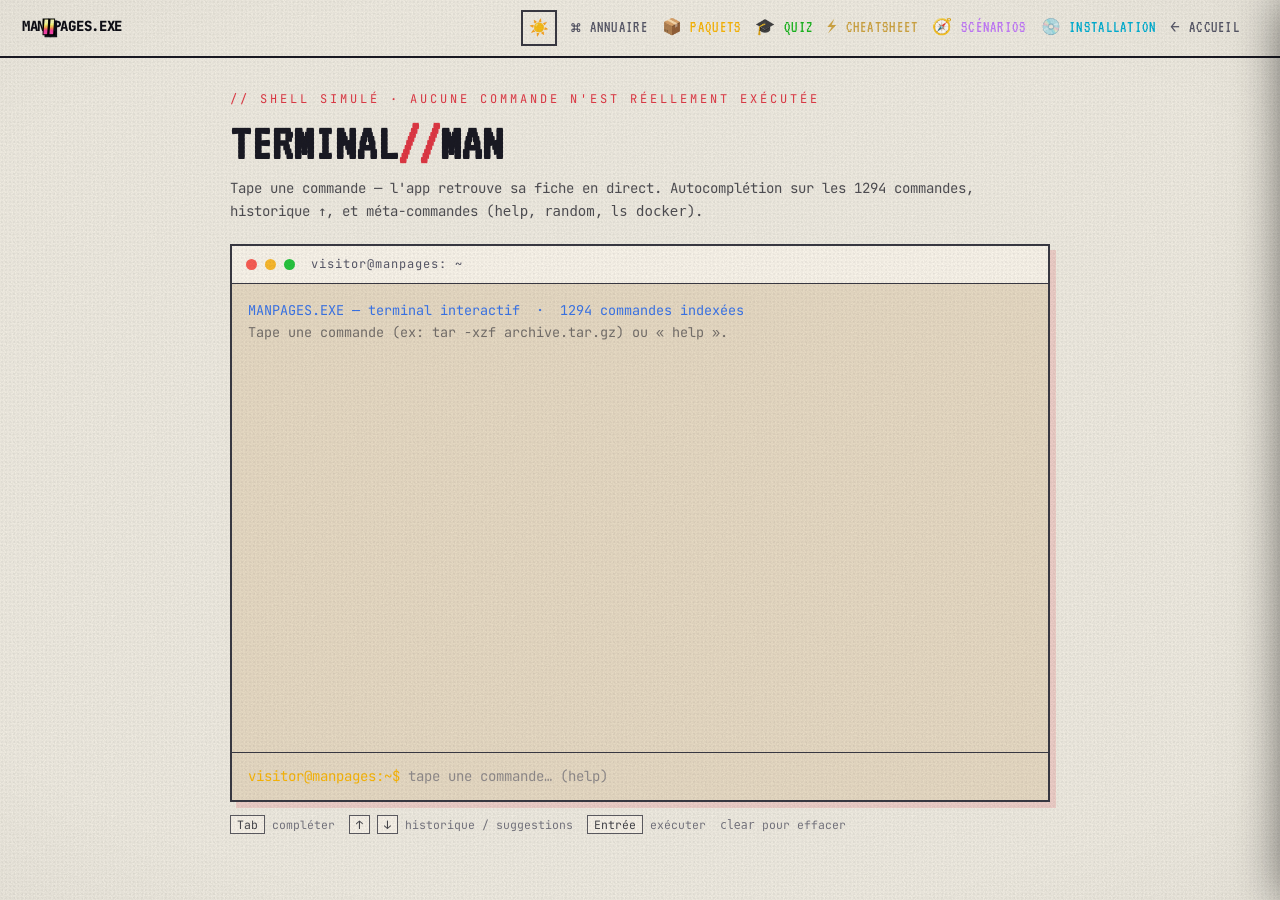
<file: terminal.html>
<!DOCTYPE html>
<html lang="fr" data-theme="dark">
<head>
  <meta charset="UTF-8"/>
  <meta name="viewport" content="width=device-width, initial-scale=1.0, viewport-fit=cover"/>
  <title>MANPAGES.EXE — Terminal</title>
  <link rel="preconnect" href="https://fonts.googleapis.com"/>
  <link rel="preconnect" href="https://fonts.gstatic.com" crossorigin/>
  <link href="https://fonts.googleapis.com/css2?family=JetBrains+Mono:wght@400;600;700;800&family=VT323&family=Honk&family=Noto+Sans+JP:wght@500;700&family=Inter:wght@400;500;600&display=swap" rel="stylesheet"/>
  <link rel="stylesheet" href="css/commands.css"/>
  <link rel="stylesheet" href="css/mobile-nav.css"/>
  <link rel="manifest" href="manifest.json"/>
  <link rel="icon" href="icons/favicon-32.png"/>
  <link rel="apple-touch-icon" href="icons/apple-touch-icon.png"/>
  <meta name="theme-color" content="#0f0820"/>
  <script>/* Thème : préférence sauvegardée, sinon réglage système */(function(){var t=localStorage.getItem('mpx-theme');if(!t)t=window.matchMedia&&matchMedia('(prefers-color-scheme: light)').matches?'light':'dark';document.documentElement.setAttribute('data-theme',t);})();</script>
  <style>
    .term-wrap {
      max-width: 860px;
      margin: 0 auto;
      padding: 90px 20px 60px;
      min-height: 100vh;
    }
    .term-eye {
      font-family: 'JetBrains Mono', monospace;
      color: var(--accent);
      font-size: 12px;
      letter-spacing: 3px;
      margin-bottom: 8px;
    }
    .term-title {
      font-family: 'VT323', monospace;
      font-size: clamp(34px, 6vw, 52px);
      line-height: 1;
      margin: 0 0 8px;
      color: var(--text);
    }
    .term-title span { color: var(--accent); }
    .term-sub { color: var(--text); opacity: 0.75; margin-bottom: 22px; font-size: 14px; }

    /* Fenêtre terminal */
    .term-window {
      background: var(--bg2);
      border: 2px solid var(--border2);
      box-shadow: 6px 6px 0 var(--accent-glow);
      font-family: 'JetBrains Mono', monospace;
      overflow: hidden;
    }
    .term-bar {
      display: flex; align-items: center; gap: 8px;
      padding: 9px 14px;
      background: var(--bg3);
      border-bottom: 1px solid var(--border2);
    }
    .term-dot { width: 11px; height: 11px; border-radius: 50%; display: inline-block; }
    .term-dot.r { background: #ff5f56; }
    .term-dot.y { background: #ffbd2e; }
    .term-dot.g { background: #27c93f; }
    .term-bar-title { margin-left: 8px; font-size: 12px; color: var(--muted); letter-spacing: 1px; }

    .term-log {
      padding: 16px;
      height: 52vh;
      min-height: 320px;
      overflow-y: auto;
      font-size: 13.5px;
      line-height: 1.6;
    }
    .term-log::-webkit-scrollbar { width: 10px; }
    .term-log::-webkit-scrollbar-thumb { background: var(--border2); }

    .t-echo { color: var(--text); margin: 10px 0 2px; word-break: break-all; }
    .t-prompt { color: var(--accent-3); }
    .t-note { color: var(--text); opacity: 0.9; white-space: pre-wrap; }
    .t-note.t-accent { color: var(--accent-2); }
    .t-note.t-dim { opacity: 0.55; }
    .t-note.t-err { color: #e67e22; }

    /* Bloc fiche commande */
    .t-block {
      border-left: 3px solid var(--c, var(--accent));
      background: var(--bg3);
      padding: 12px 14px;
      margin: 8px 0 14px;
    }
    .t-block-head { display: flex; align-items: center; gap: 10px; flex-wrap: wrap; margin-bottom: 6px; }
    .t-name { font-family: 'VT323', monospace; font-size: 24px; color: var(--c, var(--accent)); line-height: 1; }
    .t-badge { font-size: 10.5px; padding: 2px 8px; border: 1px solid; letter-spacing: 0.5px; }
    .t-desc { color: var(--text); margin-bottom: 8px; font-family: 'Inter', sans-serif; font-size: 13.5px; }
    .t-syntax {
      background: var(--bg2); border: 1px solid var(--border2);
      padding: 7px 11px; color: var(--accent-2); margin-bottom: 8px;
      word-break: break-all;
    }
    .t-syntax::before { content: '$ '; opacity: 0.5; }
    .t-flags { display: flex; flex-wrap: wrap; gap: 6px; margin-bottom: 8px; }
    .t-flag { font-size: 11px; padding: 2px 7px; background: var(--bg2); border: 1px solid var(--border); color: var(--muted); }
    .t-ex { margin: 3px 0; display: flex; gap: 10px; flex-wrap: wrap; align-items: baseline; }
    .t-ex-cmd { color: var(--accent-3); background: var(--bg2); padding: 1px 6px; word-break: break-all; }
    .t-ex-desc { color: var(--muted); font-size: 12px; }
    .t-link { display: inline-block; margin-top: 6px; color: var(--accent); font-size: 12px; text-decoration: none; border-bottom: 1px dotted var(--accent); }
    .t-link:hover { opacity: 0.8; }

    /* Pistes cliquables */
    .t-chips { display: flex; flex-wrap: wrap; gap: 6px; margin: 4px 0 12px; align-items: center; }
    .t-chips-label { font-size: 12px; color: var(--muted); }
    .t-chip {
      font-family: 'JetBrains Mono', monospace; font-size: 12px;
      padding: 4px 9px; background: var(--bg3);
      border: 1px solid var(--border2); color: var(--text);
      cursor: pointer; transition: all 0.12s;
    }
    .t-chip:hover { border-color: var(--accent); color: var(--accent); transform: translateY(-1px); }

    /* Ligne de saisie */
    .term-input-line {
      display: flex; align-items: center; gap: 8px;
      padding: 12px 16px;
      border-top: 1px solid var(--border2);
      background: var(--bg2);
      position: relative;
    }
    .term-input-line .t-prompt { flex: none; }
    #termInput {
      flex: 1; background: transparent; border: none; outline: none;
      color: var(--text); font-family: 'JetBrains Mono', monospace; font-size: 14px;
      caret-color: var(--accent);
    }
    #termInput::placeholder { color: var(--muted); opacity: 0.6; }

    /* Dropdown de suggestions */
    .term-suggest {
      display: none; position: absolute;
      bottom: calc(100% + 4px); left: 16px; right: 16px;
      background: var(--bg3); border: 1px solid var(--border2);
      box-shadow: 0 -6px 18px rgba(0,0,0,0.35);
      max-height: 210px; overflow-y: auto; z-index: 5;
    }
    .term-suggest.show { display: block; }
    .t-sug-item {
      padding: 7px 14px; font-family: 'JetBrains Mono', monospace; font-size: 13px;
      color: var(--text); cursor: pointer;
    }
    .t-sug-item:hover, .t-sug-item.active { background: var(--accent-glow); color: var(--accent); }

    .term-hint {
      margin-top: 14px; font-family: 'JetBrains Mono', monospace;
      font-size: 11.5px; color: var(--muted); opacity: 0.8;
      display: flex; gap: 14px; flex-wrap: wrap;
    }
    .term-hint kbd {
      font-family: inherit; background: var(--bg3); border: 1px solid var(--border2);
      padding: 1px 6px; color: var(--text);
    }

    @media (max-width: 640px) {
      .term-wrap { padding-top: 80px; }
      .term-log { height: 58vh; }
    }
  </style>
</head>
<body>

  <nav class="nav">
    <a href="index.html" class="nav-logo">MAN<span>//</span>PAGES.EXE</a>
    <div class="nav-right" style="margin-left:auto">
      <button class="theme-toggle" id="themeToggle" title="Changer le thème" aria-label="Changer le thème">
        <svg class="icon-moon" viewBox="0 0 24 24" fill="none" stroke="currentColor" stroke-width="2"><path d="M21 12.79A9 9 0 1111.21 3 7 7 0 0021 12.79z"/></svg>
        <svg class="icon-sun" viewBox="0 0 24 24" fill="none" stroke="currentColor" stroke-width="2"><circle cx="12" cy="12" r="5"/><line x1="12" y1="1" x2="12" y2="3"/><line x1="12" y1="21" x2="12" y2="23"/><line x1="4.22" y1="4.22" x2="5.64" y2="5.64"/><line x1="18.36" y1="18.36" x2="19.78" y2="19.78"/><line x1="1" y1="12" x2="3" y2="12"/><line x1="21" y1="12" x2="23" y2="12"/><line x1="4.22" y1="19.78" x2="5.64" y2="18.36"/><line x1="18.36" y1="5.64" x2="19.78" y2="4.22"/></svg>
      </button>
      <a href="commands.html" class="nav-back">⌘ Annuaire</a>
      <a href="packages.html" class="nav-back" style="border-color:var(--accent-3);color:var(--accent-3)">📦 Paquets</a>
      <a href="quiz.html" class="nav-back" style="border-color:#1BB91F;color:#1BB91F">🎓 Quiz</a>
      <a href="cheatsheet.html" class="nav-back" style="border-color:#d4a843;color:#d4a843">⚡ Cheatsheet</a>
      <a href="scenarios.html" class="nav-back" style="border-color:#c77dff;color:#c77dff">🧭 Scénarios</a>
      <a href="installation.html" class="nav-back" style="border-color:#00b4d8;color:#00b4d8">💿 Installation</a>
      <a href="index.html" class="nav-back">← Accueil</a>
    </div>
  </nav>

  <div class="term-wrap">
    <div class="term-eye">// SHELL SIMULÉ · AUCUNE COMMANDE N'EST RÉELLEMENT EXÉCUTÉE</div>
    <h1 class="term-title">TERMINAL<span>//</span>MAN</h1>
    <p class="term-sub">Tape une commande — l'app retrouve sa fiche en direct. Autocomplétion sur les 1294 commandes, historique <kbd>↑</kbd>, et méta-commandes (<code>help</code>, <code>random</code>, <code>ls docker</code>).</p>

    <div class="term-window" id="termWindow">
      <div class="term-bar">
        <span class="term-dot r"></span><span class="term-dot y"></span><span class="term-dot g"></span>
        <span class="term-bar-title">visitor@manpages: ~</span>
      </div>
      <div class="term-log" id="termLog"></div>
      <div class="term-input-line">
        <div class="term-suggest" id="termSuggest"></div>
        <span class="t-prompt">visitor@manpages:~$</span>
        <input id="termInput" type="text" autocomplete="off" autocorrect="off" autocapitalize="off"
               spellcheck="false" aria-label="Terminal" placeholder="tape une commande… (help)"/>
      </div>
    </div>

    <div class="term-hint">
      <span><kbd>Tab</kbd> compléter</span>
      <span><kbd>↑</kbd> <kbd>↓</kbd> historique / suggestions</span>
      <span><kbd>Entrée</kbd> exécuter</span>
      <span><code>clear</code> pour effacer</span>
    </div>
  </div>

  <script src="js/data/data.js"></script>
  <script src="js/data/data-extra.js"></script>
  <script src="js/data/data-extra2.js"></script>
  <script src="js/data/data-extra3.js"></script>
  <script src="js/data/data-extra4.js"></script>
  <script src="js/data/data-extra5.js"></script>
  <script src="js/terminal.js"></script>
  <script src="js/theme.js"></script>
  <script src="js/arcade-fun.js"></script>
  <script>
    if ('serviceWorker' in navigator) {
      window.addEventListener('load', function() {
        navigator.serviceWorker.register('sw.js').catch(function(err) {
          console.log('Service worker non enregistré :', err);
        });
      });
    }
  </script>
  <script src="js/mobile-nav.js"></script>
</body>
</html>
</file>
<file: css/commands.css>
/* ════════════════════════════════════════════════════════════════
   MANPAGES.EXE — commands.css (annuaire)
   THEME: After Dark Arcade (dark)  ·  Shōnen Paper (light)
   ════════════════════════════════════════════════════════════════ */

:root,
[data-theme="dark"] {
  --bg:        #0f0820;
  --bg2:       #160d2e;
  --bg3:       #1f1340;
  --border:    #2d1f5a;
  --border2:   #3d2a73;

  --accent:    #ff2e88;
  --accent-2:  #5ce1ff;
  --accent-3:  #ffd60a;
  --accent-dim:#a01e5a;
  --accent-glow: rgba(255,46,136,0.2);

  --ink:       #f5f0e1;
  --text:      #d9d2e8;
  --muted:     #8576b8;

  --mono:      'JetBrains Mono', ui-monospace, monospace;
  --pixel:     'VT323', 'JetBrains Mono', monospace;
  --display:   'Honk', 'Rubik Mono One', 'JetBrains Mono', monospace;
  --jp:        'Noto Sans JP', sans-serif;

  --nav-h:    58px;
  --sidebar:  240px;

  --shadow-hard: 4px 4px 0 #000;
}

[data-theme="light"] {
  --bg:        #f5f1e6;
  --bg2:       #ecdfc8;
  --bg3:       #fffaf0;
  --border:    #1a1a24;
  --border2:   #3a3a44;

  --accent:    #e63946;
  --accent-2:  #2a6df4;
  --accent-3:  #ffba08;
  --accent-dim:#a01927;
  --accent-glow: rgba(230,57,70,0.16);

  --ink:       #0e0e16;
  --text:      #1a1a24;
  --muted:     #5a5a6a;

  --shadow-hard: 4px 4px 0 #1a1a24;
}

[data-theme="matrix"] {
  --bg:        #020a04;
  --bg2:       #04140a;
  --bg3:       #082114;
  --border:    #0f3d22;
  --border2:   #155931;

  --accent:    #00ff66;
  --accent-2:  #4dffb8;
  --accent-3:  #eaff00;
  --accent-dim:#00993d;
  --accent-glow: rgba(0,255,102,0.15);

  --ink:       #d8ffe0;
  --text:      #a8e6b8;
  --muted:     #3f8a58;
}

[data-theme="crt"] {
  --bg:        #140b01;
  --bg2:       #1e1204;
  --bg3:       #2a1a08;
  --border:    #4a2e0d;
  --border2:   #66400f;

  --accent:    #ffb000;
  --accent-2:  #ff7b26;
  --accent-3:  #ffe066;
  --accent-dim:#a06e00;
  --accent-glow: rgba(255,176,0,0.16);

  --ink:       #ffe8c2;
  --text:      #f0c98d;
  --muted:     #8f6a35;
}

[data-theme="synthwave"] {
  --bg:        #050b1e;
  --bg2:       #0a1430;
  --bg3:       #101d45;
  --border:    #1d3a6e;
  --border2:   #2a4f8f;

  --accent:    #c77dff;
  --accent-2:  #00e5ff;
  --accent-3:  #ff9e00;
  --accent-dim:#7b3fbf;
  --accent-glow: rgba(199,125,255,0.18);

  --ink:       #eaf2ff;
  --text:      #c9d8f0;
  --muted:     #5f7bab;
}

*, *::before, *::after { box-sizing: border-box; margin: 0; padding: 0; }
html { scroll-behavior: smooth; }
body {
  background: var(--bg);
  color: var(--text);
  font-family: var(--mono);
  font-size: 14px;
  line-height: 1.6;
  min-height: 100vh;
  cursor: url("data:image/svg+xml;utf8,<svg xmlns='http://www.w3.org/2000/svg' width='20' height='20' viewBox='0 0 20 20'><polygon points='2,1 2,15 6,11 9,18 11,17 8,10 14,10' fill='%23ff2e88' stroke='%23000' stroke-width='1'/></svg>") 2 2, auto;
}
[data-theme="light"] body {
  cursor: url("data:image/svg+xml;utf8,<svg xmlns='http://www.w3.org/2000/svg' width='20' height='20' viewBox='0 0 20 20'><polygon points='2,1 2,15 6,11 9,18 11,17 8,10 14,10' fill='%23e63946' stroke='%23000' stroke-width='1.5'/></svg>") 2 2, auto;
}
::selection { background: var(--accent); color: #fff; }

/* CRT overlay + grain global */
body::before {
  content: '';
  position: fixed;
  inset: 0;
  pointer-events: none;
  z-index: 9998;
  background:
    radial-gradient(ellipse 110% 90% at 50% 50%, transparent 55%, rgba(0,0,0,0.4) 100%),
    repeating-linear-gradient(0deg, transparent 0, transparent 2px, rgba(0,0,0,0.06) 2px, rgba(0,0,0,0.06) 3px);
  mix-blend-mode: multiply;
  opacity: 0.7;
}
[data-theme="light"] body::before {
  background:
    radial-gradient(ellipse 100% 80% at 50% 50%, transparent 65%, rgba(26,26,36,0.1) 100%),
    radial-gradient(circle, rgba(26,26,36,0.07) 1px, transparent 1.5px);
  background-size: auto, 4px 4px;
  opacity: 0.5;
}
body::after {
  content: '';
  position: fixed;
  inset: -50%;
  pointer-events: none;
  z-index: 9997;
  background-image: url("data:image/svg+xml;utf8,<svg xmlns='http://www.w3.org/2000/svg' width='200' height='200'><filter id='n'><feTurbulence type='fractalNoise' baseFrequency='0.9' numOctaves='2'/><feColorMatrix values='0 0 0 0 0  0 0 0 0 0  0 0 0 0 0  0 0 0 0.35 0'/></filter><rect width='100%' height='100%' filter='url(%23n)'/></svg>");
  opacity: 0.14;
  mix-blend-mode: overlay;
}
[data-theme="light"] body::after { opacity: 0.28; mix-blend-mode: multiply; }

/* ── NAV ──────────────────────────────────────────── */
.nav {
  position: fixed;
  top: 0; left: 0; right: 0;
  z-index: 100;
  height: var(--nav-h);
  display: grid;
  grid-template-columns: var(--sidebar) 1fr auto;
  align-items: center;
  gap: 16px;
  padding: 0 24px 0 0;
  background: color-mix(in srgb, var(--bg) 92%, transparent);
  backdrop-filter: blur(14px);
  border-bottom: 2px solid var(--border);
}
.nav-logo {
  font-family: var(--mono);
  font-size: 14px;
  font-weight: 800;
  color: var(--ink);
  text-decoration: none;
  padding-left: 22px;
  letter-spacing: -0.02em;
  text-transform: uppercase;
}
.nav-logo span {
  color: var(--accent);
  font-family: var(--display);
  font-weight: 400;
  font-size: 1.5em;
  vertical-align: -0.08em;
  margin: 0 -2px;
  text-shadow: 0 0 12px var(--accent-glow);
}
[data-theme="light"] .nav-logo span { text-shadow: 2px 2px 0 var(--ink); }

.search-wrap {
  position: relative;
  display: flex;
  align-items: center;
}
.search-icon {
  position: absolute;
  left: 14px;
  width: 16px; height: 16px;
  color: var(--accent-2);
  pointer-events: none;
  flex-shrink: 0;
}
#searchInput {
  width: 100%;
  background: var(--bg3);
  border: 2px solid var(--border);
  padding: 9px 96px 9px 40px;
  color: var(--ink);
  font-family: var(--mono);
  font-size: 13px;
  font-weight: 600;
  outline: none;
  transition: border-color 0.15s, box-shadow 0.15s;
  border-radius: 0;
}
[data-theme="light"] #searchInput { background: var(--bg3); }
#searchInput::placeholder { color: var(--muted); font-weight: 400; }
#searchInput:focus {
  border-color: var(--accent);
  box-shadow: 4px 4px 0 var(--accent-2);
  transform: translate(-1px, -1px);
}
#resultCount {
  position: absolute;
  right: 14px;
  font-family: var(--pixel);
  font-size: 15px;
  color: var(--accent-3);
  letter-spacing: 0.06em;
}

.nav-back {
  font-family: var(--pixel);
  font-size: 16px;
  color: var(--muted);
  text-decoration: none;
  white-space: nowrap;
  transition: color 0.15s, text-shadow 0.15s;
  letter-spacing: 0.08em;
  text-transform: uppercase;
}
.nav-back:hover { color: var(--accent-2); text-shadow: 0 0 10px var(--accent-2); }
[data-theme="light"] .nav-back:hover { text-shadow: none; }

/* ── LAYOUT ───────────────────────────────────────── */
.layout {
  display: grid;
  grid-template-columns: var(--sidebar) 1fr;
  min-height: 100vh;
  padding-top: var(--nav-h);
}

/* ── SIDEBAR ──────────────────────────────────────── */
.sidebar {
  position: sticky;
  top: var(--nav-h);
  height: calc(100vh - var(--nav-h));
  overflow-y: auto;
  padding: 22px 0 40px;
  border-right: 2px solid var(--border);
  background: var(--bg2);
  scrollbar-width: thin;
  scrollbar-color: var(--accent-dim) transparent;
}
.sidebar::-webkit-scrollbar { width: 6px; }
.sidebar::-webkit-scrollbar-thumb { background: var(--accent-dim); }

.sidebar-section { padding: 0 14px 22px; margin-bottom: 4px; }
.sidebar-label {
  font-family: var(--pixel);
  font-size: 15px;
  color: var(--accent);
  letter-spacing: 0.22em;
  text-transform: uppercase;
  margin-bottom: 12px;
  padding-bottom: 8px;
  border-bottom: 2px solid var(--border);
  text-shadow: 0 0 8px var(--accent-glow);
}
[data-theme="light"] .sidebar-label { text-shadow: none; color: var(--accent); }

.os-list { display: flex; flex-direction: column; gap: 3px; }
.os-pill {
  display: flex;
  align-items: center;
  gap: 8px;
  padding: 8px 10px;
  background: transparent;
  border: 1px solid transparent;
  color: var(--text);
  font-family: var(--mono);
  font-size: 12px;
  font-weight: 600;
  cursor: pointer;
  text-align: left;
  width: 100%;
  border-radius: 0;
  transition: all 0.12s;
}
.os-pill:hover {
  background: var(--bg3);
  border-color: var(--border2);
  transform: translateX(2px);
}
.os-pill.active {
  background: var(--accent-glow);
  border-color: var(--accent);
  color: var(--accent);
  box-shadow: 3px 3px 0 var(--accent-2);
  transform: translateX(0);
}
[data-theme="light"] .os-pill.active { color: var(--accent); }

.os-icon-wrap {
  width: 22px; height: 22px;
  border-radius: 3px;
  display: flex;
  align-items: center;
  justify-content: center;
  flex-shrink: 0;
  opacity: 0.78;
  transition: opacity 0.15s, transform 0.15s;
}
.os-icon-wrap svg,
.os-icon-wrap img { width: 13px; height: 13px; }
.os-icon-wrap img { filter: brightness(0) invert(1); }
.os-pill:hover .os-icon-wrap,
.os-pill.active .os-icon-wrap { opacity: 1; transform: rotate(-5deg); }

.os-pill-name { flex: 1; }
.os-pill-count { font-family: var(--pixel); font-size: 14px; color: var(--muted); }
.os-pill.active .os-pill-count { color: var(--accent-3); }

.cat-list { display: flex; flex-direction: column; gap: 3px; }
.cat-pill {
  padding: 7px 10px;
  background: transparent;
  border: 1px solid transparent;
  color: var(--text);
  font-family: var(--mono);
  font-size: 11px;
  font-weight: 600;
  cursor: pointer;
  text-align: left;
  border-radius: 0;
  transition: all 0.12s;
}
.cat-pill:hover { background: var(--bg3); color: var(--accent-2); transform: translateX(2px); }
.cat-pill.active {
  color: var(--accent);
  border-color: var(--accent);
  background: var(--accent-glow);
  box-shadow: 3px 3px 0 var(--accent-2);
}

.sidebar-stat {
  padding: 18px 14px 0;
  border-top: 2px solid var(--border);
  margin: 8px 14px 0;
  display: flex;
  align-items: baseline;
  gap: 8px;
}
.fav-io { display: flex; flex-wrap: wrap; gap: 8px; }
.fav-io-btn {
  font-family: var(--mono);
  font-size: 11px;
  padding: 6px 10px;
  background: transparent;
  border: 1px dashed var(--border2);
  color: var(--muted);
  cursor: pointer;
  transition: color 0.15s, border-color 0.15s;
}
.fav-io-btn:hover { color: var(--text); border-color: var(--text); }
.fav-io-status {
  display: block;
  margin-top: 6px;
  font-family: var(--mono);
  font-size: 11px;
  color: var(--accent-3);
  min-height: 14px;
}
#sidebarCount {
  font-family: var(--display);
  font-size: 38px;
  font-weight: 400;
  color: var(--accent);
  line-height: 1;
  text-shadow: 0 0 18px var(--accent-glow);
}
[data-theme="light"] #sidebarCount { text-shadow: 2px 2px 0 var(--ink); }
.stat-label {
  font-family: var(--pixel);
  font-size: 14px;
  color: var(--muted);
  letter-spacing: 0.16em;
  text-transform: uppercase;
}

/* ── MAIN ─────────────────────────────────────────── */
.main { padding: 22px; min-width: 0; position: relative; }

/* ── GRID ─────────────────────────────────────────── */
.command-grid {
  display: grid;
  grid-template-columns: repeat(auto-fill, minmax(320px, 1fr));
  gap: 16px;
}

/* ── CARD ─────────────────────────────────────────── */
.cmd-card {
  background: var(--bg2);
  border: 2px solid var(--border);
  padding: 20px;
  display: flex;
  flex-direction: column;
  gap: 14px;
  position: relative;
  overflow: hidden;
  transition: all 0.2s;
  border-radius: 0;
}
[data-theme="light"] .cmd-card {
  background: var(--bg3);
  box-shadow: var(--shadow-hard);
}
/* Manga corner */
.cmd-card::before {
  content: '';
  position: absolute;
  top: 0; right: 0;
  width: 0; height: 0;
  border-style: solid;
  border-width: 0 22px 22px 0;
  border-color: transparent var(--bg) transparent transparent;
  z-index: 2;
}
[data-theme="light"] .cmd-card::before { border-color: transparent var(--bg2) transparent transparent; }

/* OS color top bar — always visible (subtle) */
.cmd-card::after {
  content: '';
  position: absolute;
  top: 0; left: 0; right: 0;
  height: 3px;
  background: var(--os-color, var(--accent));
  opacity: 0.4;
  transition: opacity 0.3s, box-shadow 0.3s;
}
.cmd-card:hover::after {
  opacity: 1;
  box-shadow: 0 0 16px var(--os-color, var(--accent));
}
.cmd-card:hover {
  border-color: var(--os-color, var(--accent));
  transform: translate(-3px, -3px);
  box-shadow: 6px 6px 0 var(--os-color, var(--accent));
}
[data-theme="light"] .cmd-card:hover {
  box-shadow: 7px 7px 0 var(--os-color, var(--accent));
}

/* Header */
.card-header {
  display: flex;
  align-items: flex-start;
  justify-content: space-between;
  gap: 8px;
}
.cmd-name {
  font-family: var(--mono);
  font-size: 17px;
  font-weight: 800;
  color: var(--ink);
  word-break: break-all;
  line-height: 1.2;
  letter-spacing: -0.01em;
}
.copy-btn {
  flex-shrink: 0;
  display: flex;
  align-items: center;
  gap: 5px;
  padding: 5px 11px;
  border: 2px solid var(--border);
  background: var(--bg);
  color: var(--accent-2);
  font-family: var(--pixel);
  font-size: 13px;
  letter-spacing: 0.08em;
  text-transform: uppercase;
  cursor: pointer;
  transition: all 0.12s;
  border-radius: 0;
  white-space: nowrap;
}
[data-theme="light"] .copy-btn { background: var(--bg2); }
.copy-btn svg { width: 11px; height: 11px; }
.copy-btn:hover {
  border-color: var(--accent);
  color: var(--accent);
  background: var(--accent-glow);
  transform: translate(-1px, -1px);
  box-shadow: 2px 2px 0 var(--accent);
}
.copy-btn.copied {
  border-color: var(--accent-3);
  color: var(--accent-3);
  background: var(--bg);
  box-shadow: 2px 2px 0 var(--accent-3);
}

/* Badges */
.card-badges { display: flex; gap: 6px; flex-wrap: wrap; }
.os-badge {
  font-family: var(--pixel);
  font-size: 12px;
  font-weight: 400;
  padding: 2px 9px;
  letter-spacing: 0.12em;
  text-transform: uppercase;
  border: 1px solid currentColor;
  border-radius: 0;
}
.cat-badge {
  font-family: var(--pixel);
  font-size: 12px;
  font-weight: 400;
  padding: 2px 9px;
  letter-spacing: 0.12em;
  color: var(--accent-3);
  border: 1px solid var(--accent-3);
  background: transparent;
  border-radius: 0;
  text-transform: uppercase;
}
[data-theme="light"] .cat-badge { color: var(--ink); border-color: var(--ink); background: var(--accent-3); }
.quiz-badge {
  font-family: var(--pixel);
  font-size: 12px;
  padding: 2px 9px;
  letter-spacing: 0.12em;
  text-transform: uppercase;
  color: #1BB91F;
  border: 1px solid #1BB91F;
  text-decoration: none;
  opacity: 0.55;
  transition: opacity 0.15s;
}
.quiz-badge:hover { opacity: 1; }
@media print { .quiz-badge { display: none; } }

/* Description */
.cmd-desc {
  font-family: var(--mono);
  font-size: 13px;
  color: var(--text);
  line-height: 1.55;
}

/* Syntax */
.syntax-block {
  background: rgba(0,0,0,0.35);
  border: 1px solid var(--border);
  border-left: 3px solid var(--os-color, var(--accent));
  padding: 10px 14px;
  display: flex;
  flex-direction: column;
  gap: 5px;
}
[data-theme="light"] .syntax-block {
  background: var(--ink);
  border-color: var(--ink);
  border-left: 3px solid var(--os-color, var(--accent));
}

.block-label {
  font-family: var(--pixel);
  font-size: 11px;
  color: var(--muted);
  letter-spacing: 0.22em;
  text-transform: uppercase;
}
[data-theme="light"] .syntax-block .block-label { color: #888; }

.cmd-syntax {
  font-family: var(--mono);
  font-size: 12px;
  font-weight: 600;
  color: var(--os-color, var(--accent));
  word-break: break-all;
}
[data-theme="light"] .syntax-block .cmd-syntax {
  color: var(--accent-3);
}

/* Examples */
.examples-block { display: flex; flex-direction: column; gap: 6px; }
.examples-list { display: flex; flex-direction: column; gap: 6px; }
.example-item {
  background: rgba(0,0,0,0.25);
  border: 1px solid var(--border);
  padding: 7px 12px;
  border-radius: 0;
  transition: border-color 0.15s;
}
[data-theme="light"] .example-item { background: rgba(26,26,36,0.05); border-color: rgba(26,26,36,0.2); }
.example-item:hover { border-color: var(--accent-2); }

.example-cmd {
  display: block;
  font-family: var(--mono);
  font-size: 11px;
  color: var(--ink);
  word-break: break-all;
  font-weight: 600;
}
.example-cmd::before { content: '$ '; color: var(--accent); }
.example-desc {
  display: block;
  font-family: var(--mono);
  font-size: 11px;
  color: var(--muted);
  margin-top: 2px;
}

/* Flags */
.cmd-flags { display: none; flex-direction: column; gap: 5px; }
.flags-list { list-style: none; display: flex; flex-direction: column; gap: 4px; }
.flags-list li {
  font-family: var(--mono);
  font-size: 10px;
  color: var(--muted);
  padding-left: 14px;
  position: relative;
}
.flags-list li::before {
  content: '▸';
  position: absolute;
  left: 0;
  color: var(--accent-2);
}

/* ── Scénarios liés (maillage fiches ↔ guides) ───────────────── */
.cmd-scenarios {
  display: flex;
  flex-direction: column;
  gap: 5px;
  margin-top: 10px;
  padding-top: 10px;
  border-top: 1px dashed var(--border2);
}
.scenario-links { display: flex; flex-direction: column; gap: 3px; }
.scenario-link {
  font-family: var(--mono);
  font-size: 10.5px;
  color: var(--accent-2);
  text-decoration: none;
  width: fit-content;
  border-bottom: 1px dashed transparent;
}
.scenario-link:hover { border-bottom-color: currentColor; }

/* Empty */
.empty-state {
  display: none;
  flex-direction: column;
  align-items: center;
  justify-content: center;
  padding: 80px 20px;
  gap: 10px;
  text-align: center;
}
.empty-icon {
  font-family: var(--display);
  font-size: 64px;
  color: var(--accent);
  text-shadow: 0 0 24px var(--accent-glow);
  opacity: 0.6;
}
[data-theme="light"] .empty-icon { text-shadow: 4px 4px 0 var(--ink); }
.empty-state p {
  font-family: var(--pixel);
  font-size: 22px;
  color: var(--text);
  letter-spacing: 0.08em;
  text-transform: uppercase;
}
.empty-state small { font-family: var(--mono); font-size: 12px; color: var(--muted); }

/* ── THEME TOGGLE ─────────────────────────────────── */
.nav-right {
  display: flex;
  align-items: center;
  gap: 14px;
}
.theme-toggle {
  background: transparent;
  border: 2px solid var(--border2);
  color: var(--accent-3);
  width: 36px; height: 36px;
  display: flex;
  align-items: center;
  justify-content: center;
  cursor: pointer;
  border-radius: 0;
  transition: all 0.15s;
  flex-shrink: 0;
}
.theme-toggle:hover {
  border-color: var(--accent);
  color: var(--accent);
  transform: rotate(15deg);
}
.theme-toggle svg { width: 15px; height: 15px; }
.icon-sun { display: none; }
.icon-moon { display: block; }
[data-theme="light"] .icon-sun { display: block; }
[data-theme="light"] .icon-moon { display: none; }

/* ── ARCADE FUN UI (combo, xp, achievements) ─────── */
.combo-badge {
  position: fixed;
  top: 70px;
  right: 24px;
  z-index: 9999;
  font-family: var(--pixel);
  font-size: 18px;
  padding: 8px 16px;
  background: var(--bg2);
  border: 2px solid var(--accent);
  color: var(--accent);
  text-transform: uppercase;
  letter-spacing: 0.1em;
  box-shadow: 0 0 24px var(--accent-glow), 4px 4px 0 var(--bg);
  opacity: 0;
  transform: translateY(-12px) scale(0.9);
  transition: opacity 0.25s, transform 0.25s;
  pointer-events: none;
  text-shadow: 0 0 10px var(--accent);
}
[data-theme="light"] .combo-badge { text-shadow: none; box-shadow: 4px 4px 0 var(--ink); }
.combo-badge.show { opacity: 1; transform: translateY(0) scale(1); }
.combo-badge.bump { animation: comboBump 0.4s ease; }
@keyframes comboBump {
  0%, 100% { transform: translateY(0) scale(1); }
  40% { transform: translateY(-6px) scale(1.18) rotate(-3deg); }
}

.achievement-toast {
  position: fixed;
  bottom: 24px;
  right: 24px;
  z-index: 9999;
  font-family: var(--pixel);
  background: var(--bg2);
  border: 2px solid var(--accent-3);
  padding: 14px 20px;
  display: flex;
  align-items: center;
  gap: 14px;
  color: var(--ink);
  box-shadow: 6px 6px 0 var(--accent-3), 0 0 30px var(--accent-glow);
  opacity: 0;
  transform: translateX(420px);
  transition: all 0.45s cubic-bezier(.5,1.6,.4,1);
  max-width: 320px;
}
[data-theme="light"] .achievement-toast { box-shadow: 6px 6px 0 var(--ink); }
.achievement-toast.show { opacity: 1; transform: translateX(0); }
.achievement-toast .ach-icon {
  font-size: 30px;
  filter: drop-shadow(0 0 8px var(--accent-3));
}
.achievement-toast .ach-title {
  font-size: 12px;
  color: var(--accent-3);
  letter-spacing: 0.18em;
  text-transform: uppercase;
  margin-bottom: 2px;
}
[data-theme="light"] .achievement-toast .ach-title { color: var(--accent); }
.achievement-toast .ach-desc {
  font-family: var(--mono);
  font-size: 12px;
  color: var(--text);
}

.xp-pop {
  position: fixed;
  z-index: 9999;
  font-family: var(--pixel);
  font-size: 22px;
  color: var(--accent-3);
  text-shadow: 0 0 12px var(--accent-3), 2px 2px 0 var(--bg);
  pointer-events: none;
  animation: xpFloat 1s ease-out forwards;
}
@keyframes xpFloat {
  0%   { opacity: 0; transform: translateY(0) scale(0.8); }
  20%  { opacity: 1; }
  100% { opacity: 0; transform: translateY(-60px) scale(1.4); }
}

body.konami { animation: rainbowBg 8s linear infinite; }
@keyframes rainbowBg { 0% { filter: hue-rotate(0deg); } 100% { filter: hue-rotate(360deg); } }

/* ── RESPONSIVE ───────────────────────────────────── */
@media (max-width: 860px) {
  .layout { grid-template-columns: 1fr; }
  .sidebar { display: none; }
  .nav { grid-template-columns: auto 1fr auto; }
}
@media (max-width: 500px) {
  .main { padding: 10px; }
  .command-grid { grid-template-columns: 1fr; }
  .nav { padding: 0 10px; gap: 8px; }
  .nav-logo { padding-left: 10px; font-size: 11px; }
  .combo-badge { top: 64px; right: 10px; font-size: 14px; padding: 6px 10px; }
  .achievement-toast { right: 10px; bottom: 10px; max-width: calc(100vw - 20px); }
}
@media (prefers-reduced-motion: reduce) {
  .cmd-card, .cmd-card::after, .combo-badge, .achievement-toast, body.konami {
    transition: none !important; animation: none !important;
  }
}

/* ════════════════════════════════════════════════════════════════
   AJOUTS — favoris, lien direct, impression, raccourci clavier
   Bloc additif : ne modifie aucune règle existante ci-dessus.
   ════════════════════════════════════════════════════════════════ */

/* ── Actions de carte (favori / lien / copier) ──────────────── */
.card-actions {
  display: flex;
  align-items: center;
  gap: 6px;
  flex-shrink: 0;
}
.fav-btn, .link-btn {
  display: flex;
  align-items: center;
  justify-content: center;
  width: 30px;
  height: 30px;
  border: 2px solid var(--border);
  background: var(--bg);
  color: var(--muted);
  cursor: pointer;
  border-radius: 0;
  transition: all 0.12s;
  flex-shrink: 0;
}
[data-theme="light"] .fav-btn,
[data-theme="light"] .link-btn { background: var(--bg2); }
.fav-btn svg, .link-btn svg { width: 13px; height: 13px; }
.fav-btn:hover {
  border-color: var(--accent-3);
  color: var(--accent-3);
  transform: translate(-1px, -1px);
  box-shadow: 2px 2px 0 var(--accent-3);
}
.fav-btn.favorited {
  border-color: var(--accent-3);
  color: var(--accent-3);
  background: var(--accent-3);
  background: color-mix(in srgb, var(--accent-3) 18%, var(--bg));
}
.fav-btn.favorited svg { fill: var(--accent-3); }
.link-btn:hover {
  border-color: var(--accent-2);
  color: var(--accent-2);
  transform: translate(-1px, -1px);
  box-shadow: 2px 2px 0 var(--accent-2);
}
.link-btn.copied {
  border-color: var(--accent-2);
  color: var(--accent-2);
  background: var(--accent-glow);
}

/* ── Carte mise en avant via lien direct (#cmd-xxx) ─────────── */
.cmd-card.highlight {
  border-color: var(--accent-3) !important;
  box-shadow: 0 0 0 3px var(--accent-3), var(--shadow-hard) !important;
  animation: highlightPulse 1.2s ease-in-out 2;
}
@keyframes highlightPulse {
  0%, 100% { transform: translate(0, 0); }
  50% { transform: translate(-2px, -2px); }
}

/* ── Bouton Favoris (nav) ────────────────────────────────────── */
.fav-toggle {
  display: flex;
  align-items: center;
  gap: 6px;
  background: transparent;
  border: 2px solid var(--border2);
  color: var(--accent-3);
  padding: 0 10px;
  height: 36px;
  cursor: pointer;
  border-radius: 0;
  transition: all 0.15s;
  flex-shrink: 0;
  font-family: var(--pixel);
  font-size: 14px;
}
.fav-toggle svg { width: 15px; height: 15px; flex-shrink: 0; }
.fav-toggle:hover {
  border-color: var(--accent-3);
  transform: translate(-1px, -1px);
  box-shadow: 2px 2px 0 var(--accent-3);
}
.fav-toggle.active {
  background: var(--accent-3);
  color: var(--bg);
  border-color: var(--accent-3);
}
.fav-toggle.active svg { fill: var(--bg); }
#favCount {
  font-family: var(--mono);
  font-size: 11px;
  font-weight: 700;
}

/* ── Bouton Imprimer (nav) ───────────────────────────────────── */
.print-btn {
  background: transparent;
  border: 2px solid var(--border2);
  color: var(--accent-2);
  width: 36px; height: 36px;
  display: flex;
  align-items: center;
  justify-content: center;
  cursor: pointer;
  border-radius: 0;
  transition: all 0.15s;
  flex-shrink: 0;
}
.print-btn svg { width: 15px; height: 15px; }
.print-btn:hover {
  border-color: var(--accent-2);
  transform: translate(-1px, -1px);
  box-shadow: 2px 2px 0 var(--accent-2);
}

/* ── Impression / export PDF ─────────────────────────────────── */
@media print {
  .nav, .sidebar, .print-btn, .fav-toggle, .theme-toggle,
  .fav-btn, .link-btn, .copy-btn, .empty-state,
  .combo-badge, .achievement-toast {
    display: none !important;
  }
  body {
    background: #fff !important;
    color: #000 !important;
    cursor: default !important;
  }
  body::before, body::after { display: none !important; }
  .layout { display: block !important; }
  .main { padding: 0 !important; }
  .command-grid {
    display: block !important;
  }
  .cmd-card {
    border: 1px solid #000 !important;
    box-shadow: none !important;
    page-break-inside: avoid;
    margin-bottom: 14px;
    padding: 12px !important;
    background: #fff !important;
  }
  .cmd-name, .cmd-desc, .cmd-syntax, .example-cmd, .example-desc,
  .os-badge, .cat-badge, .flags-list li, .block-label {
    color: #000 !important;
  }
  .os-badge, .cat-badge {
    border-color: #000 !important;
  }
}

/* ── Historique de recherche ─────────────────────────────────── */
.search-wrap { position: relative; }

.search-history {
  display: none;
  position: absolute;
  top: calc(100% + 6px);
  left: 0;
  right: 0;
  background: var(--bg2);
  border: 2px solid var(--border2);
  z-index: 200;
  box-shadow: 4px 4px 0 #000;
}
.search-history.show { display: block; }

.sh-header {
  display: flex;
  justify-content: space-between;
  align-items: center;
  padding: 6px 10px;
  border-bottom: 1px solid var(--border);
  font-family: var(--mono);
  font-size: 10px;
  color: var(--muted);
  text-transform: uppercase;
  letter-spacing: .08em;
}
.sh-clear {
  background: none;
  border: none;
  color: var(--accent);
  font-family: var(--mono);
  font-size: 10px;
  cursor: pointer;
  text-transform: uppercase;
  letter-spacing: .08em;
  padding: 0;
}
.sh-clear:hover { text-decoration: underline; }

.sh-item {
  display: flex;
  align-items: center;
  gap: 8px;
  padding: 8px 10px;
  cursor: pointer;
  border-bottom: 1px solid var(--border);
  transition: background 0.1s;
}
.sh-item:last-child { border-bottom: none; }
.sh-item:hover { background: var(--bg3); }
.sh-item svg { width: 13px; height: 13px; flex-shrink: 0; color: var(--muted); }
.sh-term {
  flex: 1;
  font-family: var(--mono);
  font-size: 12px;
  color: var(--text);
}
.sh-del {
  background: none;
  border: none;
  color: var(--muted);
  font-size: 16px;
  cursor: pointer;
  padding: 0 2px;
  line-height: 1;
  flex-shrink: 0;
}
.sh-del:hover { color: var(--accent); }

[data-theme="light"] .search-history { box-shadow: 4px 4px 0 var(--border); }

/* ── Burger menu mobile ──────────────────────────────────────── */
.burger-btn {
  display: none;
  align-items: center;
  justify-content: center;
  width: 36px;
  height: 36px;
  background: transparent;
  border: 2px solid var(--border2);
  color: var(--accent);
  cursor: pointer;
  flex-shrink: 0;
  transition: all 0.15s;
}
.burger-btn svg { width: 16px; height: 16px; }
.burger-btn:hover {
  border-color: var(--accent);
  transform: translate(-1px, -1px);
  box-shadow: 2px 2px 0 var(--accent);
}

.sidebar-overlay {
  display: none;
  position: fixed;
  inset: 0;
  background: rgba(0,0,0,0.6);
  z-index: 99;
  backdrop-filter: blur(2px);
}
.sidebar-overlay.show { display: block; }

@media (max-width: 860px) {
  .burger-btn { display: flex; }

  .sidebar {
    display: block !important;
    position: fixed;
    top: var(--nav-h);
    left: 0;
    bottom: 0;
    width: min(300px, 80vw);
    z-index: 100;
    transform: translateX(-110%);
    transition: transform 0.25s cubic-bezier(0.4,0,0.2,1);
    border-right: 2px solid var(--border2);
    overflow-y: auto;
  }
  .sidebar.open {
    transform: translateX(0);
    box-shadow: 6px 0 24px rgba(0,0,0,0.5);
  }
}
</file>
<file: css/mobile-nav.css>
/* ════════════════════════════════════════════════════════════════
   MANPAGES.EXE — mobile-nav.css
   Menu hamburger + drawer partagé par TOUTES les pages.
   Se charge après style.css / commands.css / (inline packages).
   Actif uniquement en dessous de 760px.
   Variables tolérantes aux deux conventions (--accent-2 / --accent2).
   ════════════════════════════════════════════════════════════════ */

:root { --mnav-a2: var(--accent-2, var(--accent2, #5ce1ff));
        --mnav-a3: var(--accent-3, var(--accent3, #ffd60a)); }

/* Bouton hamburger — injecté dans la nav, masqué sur desktop */
.mnav-toggle {
  display: none;
  width: 42px; height: 38px;
  flex-shrink: 0;
  align-items: center;
  justify-content: center;
  background: transparent;
  border: 2px solid var(--accent);
  color: var(--accent);
  cursor: pointer;
  padding: 0;
  border-radius: 0;
  clip-path: polygon(8px 0, 100% 0, calc(100% - 8px) 100%, 0 100%);
  transition: background .15s, color .15s, box-shadow .15s;
}
.mnav-toggle svg { width: 22px; height: 22px; display: block; }
.mnav-toggle:hover, .mnav-toggle:focus-visible {
  background: var(--accent); color: var(--bg);
  box-shadow: 0 0 16px var(--accent);
  outline: none;
}

/* Overlay sombre */
.mnav-overlay {
  position: fixed; inset: 0;
  background: rgba(4,2,12,0.66);
  backdrop-filter: blur(3px);
  opacity: 0; visibility: hidden;
  transition: opacity .28s ease, visibility .28s;
  z-index: 1000;
}
.mnav-overlay.open { opacity: 1; visibility: visible; }

/* Drawer coulissant depuis la droite */
.mnav-drawer {
  position: fixed;
  top: 0; right: 0; bottom: 0;
  width: min(340px, 86vw);
  z-index: 1001;
  background: var(--bg2);
  border-left: 2px solid var(--accent);
  box-shadow: -14px 0 46px rgba(0,0,0,0.6);
  transform: translateX(105%);
  transition: transform .3s cubic-bezier(.5,.05,.2,1);
  display: flex;
  flex-direction: column;
  padding: calc(env(safe-area-inset-top,0px) + 16px) 0 calc(env(safe-area-inset-bottom,0px) + 20px);
  overflow-y: auto;
  overscroll-behavior: contain;
  font-family: var(--mono);
}
.mnav-overlay.open ~ .mnav-drawer,
.mnav-drawer.open { transform: translateX(0); }

/* scanlines discrètes dans le drawer */
.mnav-drawer::before {
  content: ''; position: absolute; inset: 0; pointer-events: none;
  background: repeating-linear-gradient(0deg, transparent 0 3px, rgba(0,0,0,.10) 3px 4px);
  opacity: .5;
}

/* En-tête du drawer */
.mnav-head {
  display: flex; align-items: center; gap: 12px;
  padding: 4px 20px 18px;
  border-bottom: 2px solid var(--border2);
  position: relative;
}
.mnav-head img { width: 40px; height: 40px; flex-shrink: 0; filter: drop-shadow(0 0 8px var(--accent)); }
.mnav-title {
  font-family: var(--mono); font-weight: 800; font-size: 15px;
  color: var(--ink); letter-spacing: -.02em; text-transform: uppercase; line-height: 1.1;
}
.mnav-title b { color: var(--accent); font-weight: 800; }
.mnav-sub { display: block; font-family: var(--pixel); font-size: 13px; color: var(--mnav-a2); letter-spacing: .12em; }
.mnav-close {
  margin-left: auto; width: 34px; height: 34px; flex-shrink: 0;
  background: transparent; border: 2px solid var(--border2); color: var(--text);
  font-family: var(--mono); font-size: 18px; line-height: 1; cursor: pointer;
  display: flex; align-items: center; justify-content: center; transition: all .15s;
}
.mnav-close:hover { border-color: var(--accent); color: var(--accent); transform: rotate(90deg); }

/* Liens */
.mnav-links { display: flex; flex-direction: column; padding: 12px 14px 6px; gap: 4px; position: relative; }
.mnav-link {
  display: flex; align-items: center; gap: 14px;
  padding: 13px 14px;
  font-family: var(--pixel); font-size: 22px; letter-spacing: .04em;
  color: var(--text); text-decoration: none;
  border: 2px solid transparent; border-left: 3px solid transparent;
  transition: all .16s; position: relative;
}
.mnav-link .mnav-ico { font-size: 20px; width: 26px; text-align: center; flex-shrink: 0; filter: grayscale(.15); }
.mnav-link:hover { color: var(--ink); background: var(--bg3); border-left-color: var(--mnav-a2); transform: translateX(3px); }
.mnav-link.active {
  color: var(--accent); background: color-mix(in srgb, var(--accent) 12%, transparent);
  border-left-color: var(--accent);
  text-shadow: 0 0 12px var(--accent);
}
.mnav-link.active::after {
  content: '◄'; margin-left: auto; font-size: 13px; color: var(--accent);
}

/* Pied : sélecteur de thème */
.mnav-foot { margin-top: auto; padding: 16px 20px 0; border-top: 2px solid var(--border2); }
.mnav-theme {
  width: 100%; display: flex; align-items: center; justify-content: center; gap: 10px;
  padding: 12px; cursor: pointer;
  background: var(--bg3); border: 2px solid var(--border2); color: var(--ink);
  font-family: var(--pixel); font-size: 18px; letter-spacing: .1em; text-transform: uppercase;
  transition: all .15s;
}
.mnav-theme:hover { border-color: var(--mnav-a3); color: var(--mnav-a3); }
.mnav-tag { display: block; text-align: center; margin-top: 12px; font-family: var(--mono); font-size: 10.5px; color: var(--muted); letter-spacing: .18em; }

body.mnav-lock { overflow: hidden; }

/* ── Bascule responsive : on montre le hamburger, on cache les piles de liens ──
   Aligné sur le breakpoint du burger de filtres de commands.html (860px) pour
   éviter une zone intermédiaire (761–860px) où les deux comportements différaient. */
@media (max-width: 860px) {
  .mnav-toggle { display: inline-flex; }

  /* piles de navigation textuelles → remplacées par le drawer */
  .nav-links, .nav-cta, .nav-back, .nav-tabs,
  .nav .theme-toggle, .nav .theme-btn, #installBtn { display: none !important; }

  /* commands.html : désencombre pour laisser la place au hamburger.
     L'export PDF reste dispo sur desktop ; le compteur libère la barre. */
  .print-btn { display: none !important; }
  .nav-right { gap: 8px !important; flex-wrap: nowrap; }
  #resultCount { display: none !important; }
  #searchInput { padding-right: 14px !important; }

  /* le logo et la recherche ne doivent jamais forcer un débordement de la nav */
  .nav-logo { overflow: hidden; text-overflow: ellipsis; white-space: nowrap; min-width: 0; }
  .search-wrap { min-width: 0; flex: 1 1 auto; }
}

/* ── Écrans étroits (téléphones) : commands.html a trop de boutons pour la
   largeur disponible (filtres + aléatoire + favoris + menu du site).
   On simplifie pour que la barre ne déborde plus. ── */
@media (max-width: 480px) {
  /* bouton "commande aléatoire" : agréable mais superflu sur petit écran,
     on le masque pour éviter que les icônes débordent de la nav */
  #randomBtn { display: none !important; }

  /* favoris : on garde juste l'icône, le compteur numérique prend trop de place */
  #favToggle #favCount { display: none; }
  #favToggle { padding: 0 8px !important; gap: 0 !important; }

  .nav-right { gap: 6px !important; }
  .nav-logo { font-size: 10px !important; }
}

/* ── Le toast "Achievement" et le drawer de menu sont tous les deux ancrés
   en bas à droite : sur un écran mobile un peu court, ils se chevauchent.
   On passe le toast à gauche pour qu'il ne recouvre plus jamais le menu. ── */
@media (max-width: 860px) {
  .achievement-toast { left: 12px; right: auto; }
}
</file>
